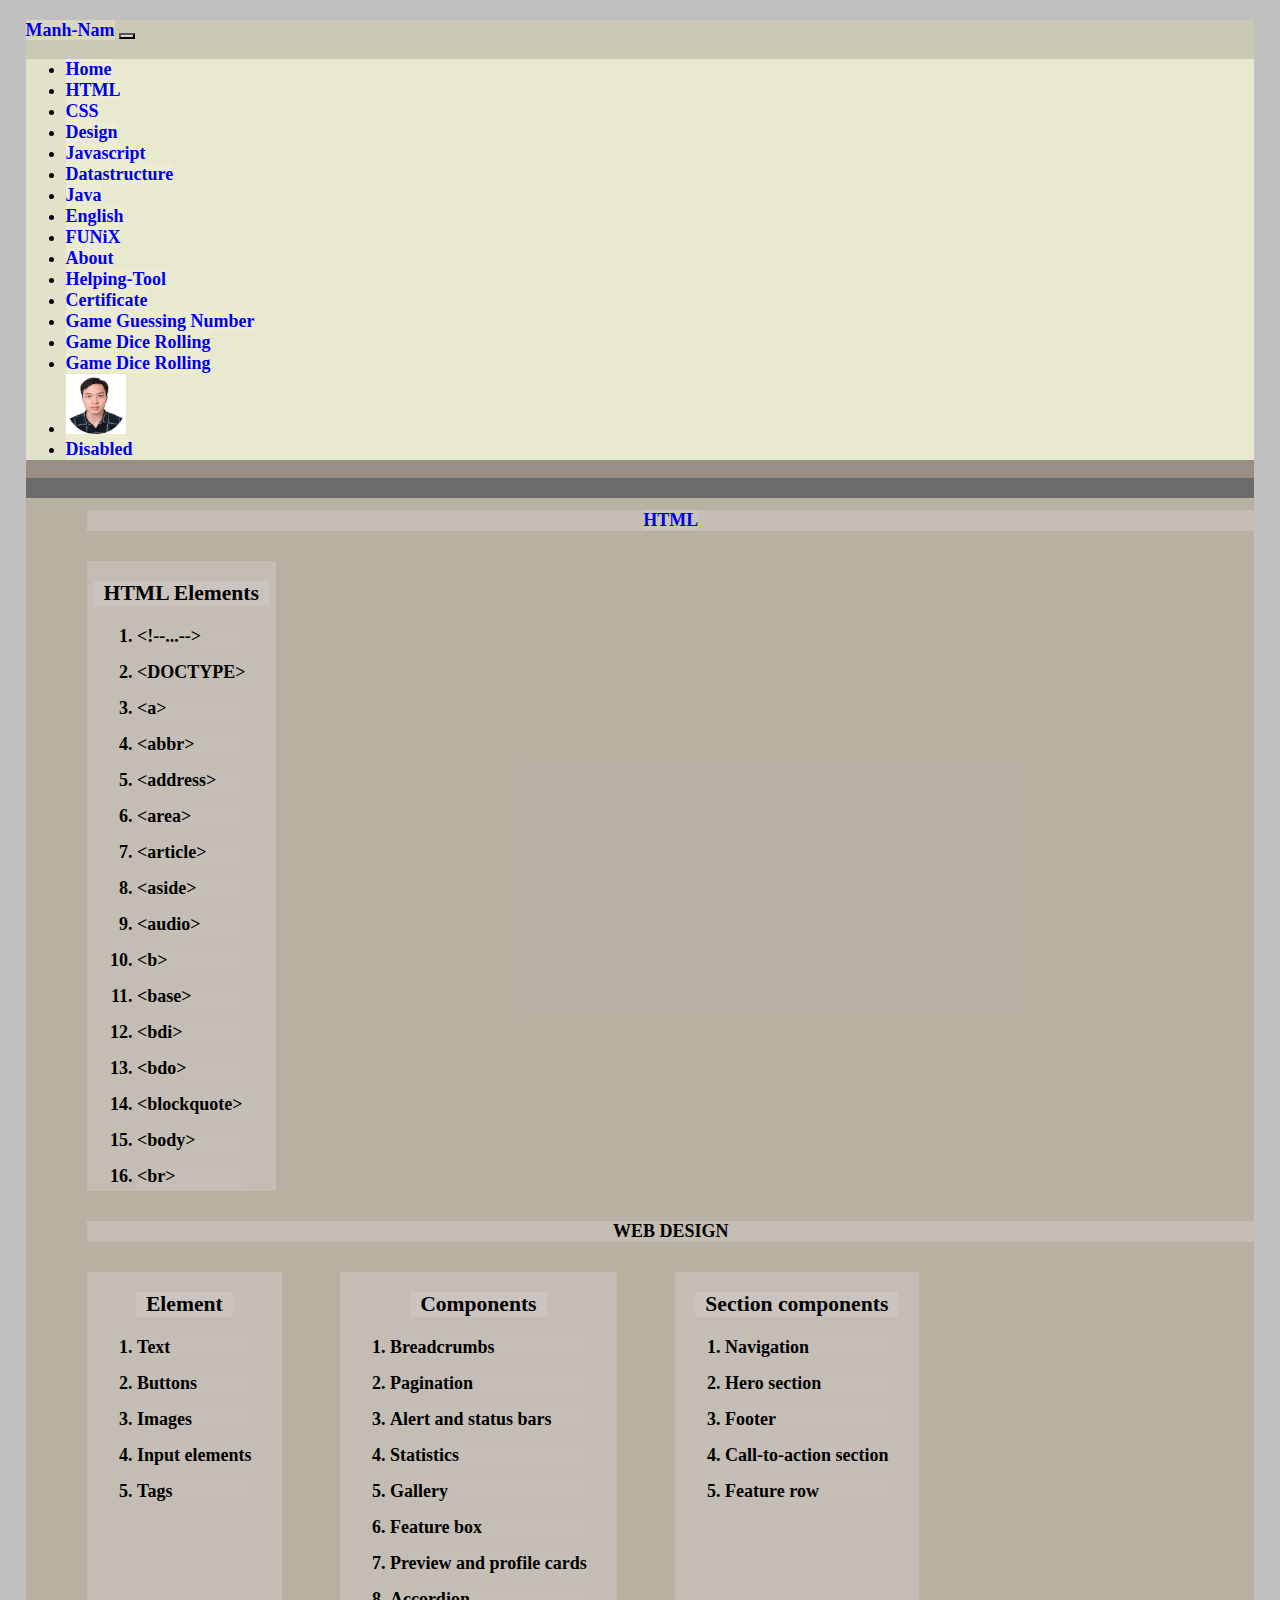
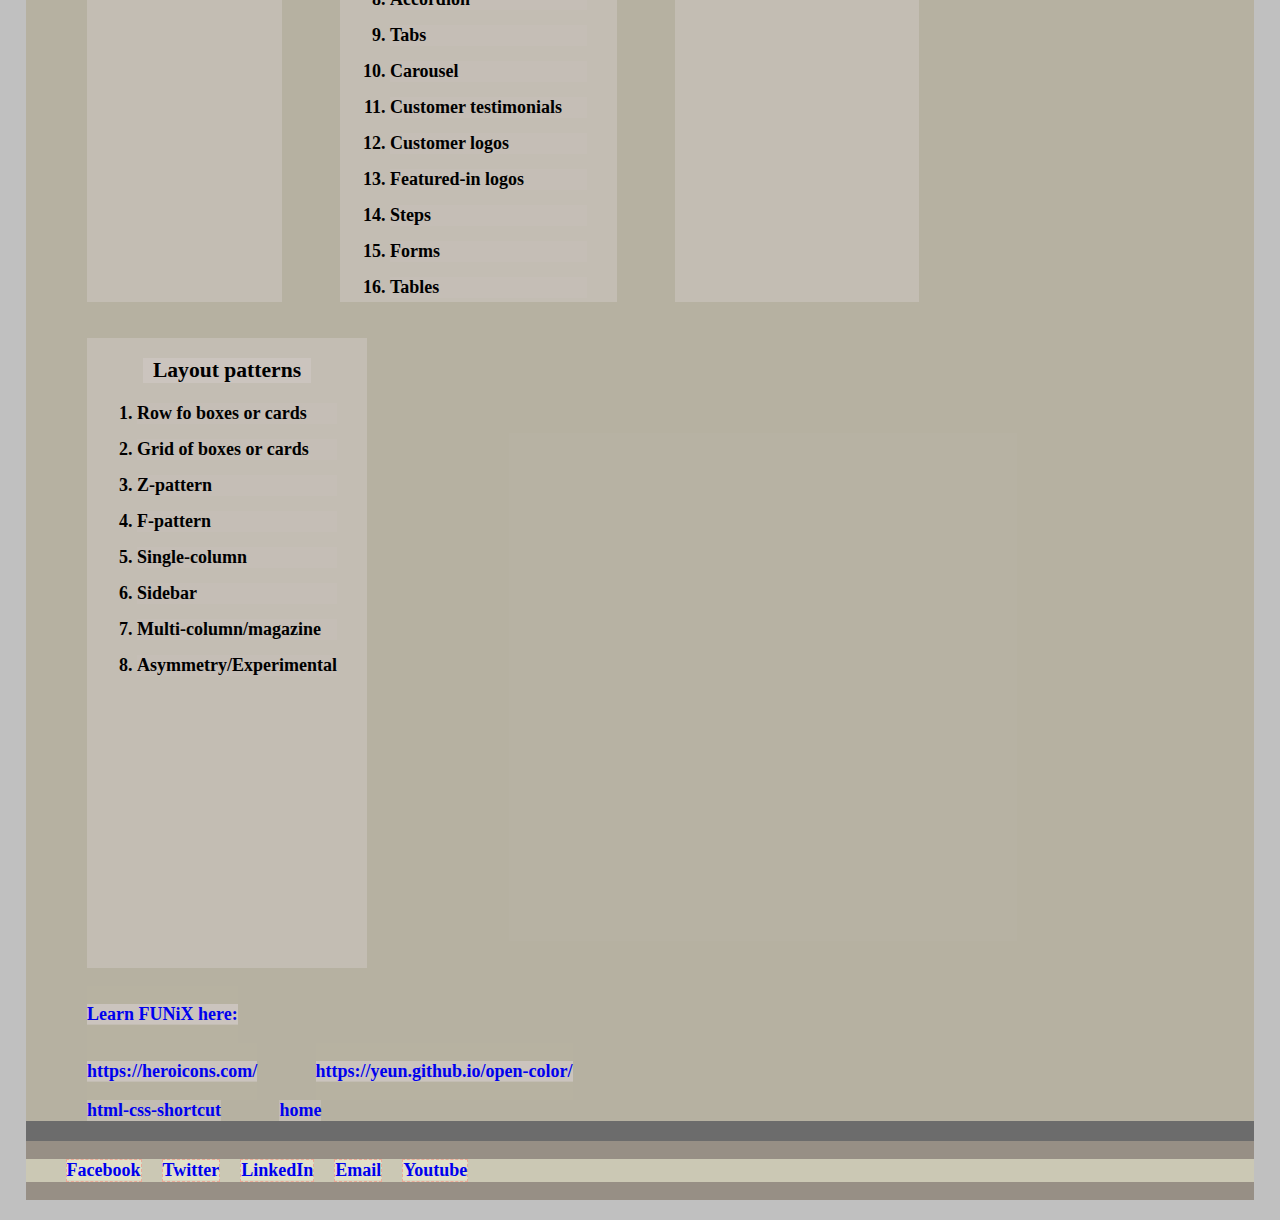
<file: index.html>
<!-- @format -->

<!DOCTYPE html>
<html lang="en">
  <head>
    <meta charset="UTF-8" />
    <meta http-equiv="X-UA-Compatible" content="IE=edge" />
    <meta name="viewport" content="width=device-width, initial-scale=1.0" />
    <link rel="stylesheet" href="./css/style.css" />
    <title>LEARNING</title>
    <link href="https://cdn.jsdelivr.net/npm/bootstrap@5.2.3/dist/css/bootstrap.min.css" rel="stylesheet"
      integrity="sha384-rbsA2VBKQhggwzxH7pPCaAqO46MgnOM80zW1RWuH61DGLwZJEdK2Kadq2F9CUG65" crossorigin="anonymous">
  </head>
  
  <body>
    <header>
      <nav class="navbar mb-5 navbar-expand-lg navbar-brand bg-dark">
        <div class="container-fluid">
          <a class="navbar-brand" href="#">Manh-Nam</a>
          <button class="navbar-toggler" type="button" data-bs-toggle="collapse" data-bs-target="#navbarNav"
            aria-controls="navbarNav" aria-expanded="false" aria-label="Toggle navigation">
            <span class="navbar-toggler-icon"></span>
          </button>
          <div class="collapse navbar-collapse" id="navbarNav">
            <ul class="navbar-nav">
              <li class="nav-item">
                <a class="nav-link active" aria-current="page" href="#">Home</a>
              </li>
              <li class="nav-item">
                <a class="nav-link" href="#HTML">HTML</a>
              </li>
              <li class="nav-item">
                <a class="nav-link" href="#CSS">CSS</a>
              </li>
              <li class="nav-item">
                <a class="nav-link" href="#Design">Design</a>
              </li>
              <li class="nav-item">
                <a class="nav-link" href="#Javascript">Javascript</a>
              </li>
              <li class="nav-item">
                <a class="nav-link" href="#Datastructure">Datastructure</a>
              </li>
              <li class="nav-item">
                <a class="nav-link" href="#Java">Java</a>
              </li>
              <li class="nav-item">
                <a class="nav-link" href="#English">English</a>
              </li>
              <li class="nav-item">
                <a class="nav-link" href="#funix">FUNiX</a>
              </li>
              <li class="nav-item">
                <a class="nav-link" href="#About">About</a>
              </li>
              <li class="nav-item">
                <a class="nav-link" href="#reference">Helping-Tool</a>
              </li>
              <li class="nav-item">
                <a class="nav-link" href="Navbar/navbar.html">Certificate</a>
              </li>
              <li class="nav-item">
                <a class="nav-link" href="./game/game.html">Game Guessing Number</a>
                </li>
                <li class="nav-item">
                  <a class="nav-link" href="./Game_Dice_Rolling/index.html">Game Dice Rolling</a>
                </li>
                <li class="nav-item">
                  <a class="Mental" href="./Mental/mental.html">Game Dice Rolling</a>
                </li>
                <li class="nav-item">
                <a class="nav-link" href="#"><img src="./img/anhTheNam1x1.jpg" alt="" /></a>
              </li>
              <li class="nav-item">
                <a class="nav-link disabled" href="#" tabindex="-1" aria-disabled="true">Disabled</a>
              </li>
            </ul>
          </div>
        </div>
      </nav>
      <!-- <nav>
        <a href="#HTML">HTML</a>
        <a href="#CSS">CSS</a>
        <a href="#Design">Design</a>
        <a href="#Javascript">Javascript</a>
        <a href="#Datastructure">Datastructure</a>
        <a href="#Java">Java</a>
        <a href="#English">English</a>
        <a href="#funix">FUNiX</a>
        <a href="#About">About</a>
        <a href="#reference">Helping-Tool</a>
        <a href="Navbar/navbar.html">Certificate</a>
        <a href="./game/game.html">Game</a>
        <a href="#"><img src="./img/anhTheNam1x1.jpg" alt="" /></a>
        </nav> -->
        </header>
        <main>
          <section id="HTML">
            <h1><a href="https://www.w3schools.com/html/default.asp">HTML</a></h1>
            <ol>
              <p>HTML Elements</p>
              <li>&lt;!--...--&gt;</li>
              <li>&lt;DOCTYPE&gt;</li>
              <li>&lt;a&gt;</li>
              <li>&lt;abbr&gt;</li>
              <li>&lt;address&gt;</li>
              <li>&lt;area&gt;</li>
              <li>&lt;article&gt;</li>
              <li>&lt;aside&gt;</li>
              <li>&lt;audio&gt;</li>
              <li>&lt;b&gt;</li>
              <li>&lt;base&gt;</li>
              <li>&lt;bdi&gt;</li>
              <li>&lt;bdo&gt;</li>
              <li>&lt;blockquote&gt;</li>
              <li>&lt;body&gt;</li>
              <li>&lt;br&gt;</li>
              <li>&lt;button&gt;</li>
              <li>&lt;canvas&gt;</li>
              <li>&lt;caption&gt;</li>
              <li>&lt;cite&gt;</li>
              <li>&lt;code&gt;</li>
              <li>&lt;col&gt;</li>
              <li>&lt;colgroup&gt;</li>
              <li>&lt;data&gt;</li>
              <li>&lt;datalist&gt;</li>
              <li>&lt;dd&gt;</li>
              <li>&lt;del&gt;</li>
              <li>&lt;details&gt;</li>
              <li>&lt;dfn&gt;</li>
              <li>&lt;dialog&gt;</li>
              <li>&lt;div&gt;</li>
              <li>&lt;dl&gt;</li>
              <li>&lt;dt&gt;</li>
              <li>&lt;em&gt;</li>
              <li>&lt;embed&gt;</li>
              <li>&lt;fieldset&gt;</li>
              <li>&lt;figcaption&gt;</li>
              <li>&lt;figure&gt;</li>
              <li>&lt;font&gt;</li>
              <li>&lt;footer&gt;</li>
              <li>&lt;form&gt;</li>
              <li>&lt;h1> to &lt;h6&gt;</li>
              <li>&lt;head&gt;</li>
              <li>&lt;header&gt;</li>
              <li>&lt;hr&gt;</li>
              <li>&lt;html&gt;</li>
              <li>&lt;i&gt;</li>
              <li>&lt;iframe&gt;</li>
              <li>&lt;img&gt;</li>
              <li>&lt;input&gt;</li>
              <li>&lt;ins&gt;</li>
              <li>&lt;kbd&gt;</li>
              <li>&lt;label&gt;</li>
              <li>&lt;legend&gt;</li>
              <li>&lt;li&gt;</li>
              <li>&lt;link&gt;</li>
              <li>&lt;main&gt;</li>
              <li>&lt;map&gt;</li>
              <li>&lt;mark&gt;</li>
              <li>&lt;meta&gt;</li>
              <li>&lt;meter&gt;</li>
              <li>&lt;nav&gt;</li>
              <li>&lt;noscript&gt;</li>
              <li>&lt;object&gt;</li>
              <li>&lt;ol&gt;</li>
              <li>&lt;optgroup&gt;</li>
              <li>&lt;option&gt;</li>
              <li>&lt;output&gt;</li>
              <li>&lt;p&gt;</li>
              <li>&lt;param&gt;</li>
              <li>&lt;picture&gt;</li>
              <li>&lt;pre&gt;</li>
              <li>&lt;progress&gt;</li>
              <li>&lt;q&gt;</li>
              <li>&lt;rp&gt;</li>
              <li>&lt;rt&gt;</li>
              <li>&lt;ruby&gt;</li>
              <li>&lt;s&gt;</li>
              <li>&lt;samp&gt;</li>
              <li>&lt;script&gt;</li>
              <li>&lt;section&gt;</li>
              <li>&lt;select&gt;</li>
              <li>&lt;small&gt;</li>
              <li>&lt;source&gt;</li>
              <li>&lt;span&gt;</li>
              <li>&lt;strong&gt;</li>
              <li>&lt;style&gt;</li>
              <li>&lt;sub&gt;</li>
              <li>&lt;summary&gt;</li>
              <li>&lt;sup&gt;</li>
              <li>&lt;svg&gt;</li>
              <li>&lt;table&gt;</li>
              <li>&lt;tbody&gt;</li>
              <li>&lt;td&gt;</li>
              <li>&lt;template&gt;</li>
              <li>&lt;textarea&gt;</li>
              <li>&lt;tfoot&gt;</li>
              <li>&lt;th&gt;</li>
              <li>&lt;thead&gt;</li>
              <li>&lt;time&gt;</li>
              <li>&lt;title&gt;</li>
              <li>&lt;tr&gt;</li>
              <li>&lt;track&gt;</li>
              <li>&lt;tt&gt;</li>
              <li>&lt;u&gt;</li>
              <li>&lt;ul&gt;</li>
              <li>&lt;var&gt;</li>
              <li>&lt;video&gt;</li>
              <li>&lt;wbr&gt;</li>
            </ol>
          </section>
          <article></article>
          <section id="CSS"></section>
          <section id="Design">
            <h1>Web Design</h1>
        <ol>
          <p>Element</p>
          <li>Text</li>
          <li>Buttons</li>
          <li>Images</li>
          <li>Input elements</li>
          <li>Tags</li>
        </ol>
        <ol>
          <p>Components</p>
          <li>Breadcrumbs</li>
          <li>Pagination</li>
          <li>Alert and status bars</li>
          <li>Statistics</li>
          <li>Gallery</li>
          <li>Feature box</li>
          <li>Preview and profile cards</li>
          <li>Accordion</li>
          <li>Tabs</li>
          <li>Carousel</li>
          <li>Customer testimonials</li>
          <li>Customer logos</li>
          <li>Featured-in logos</li>
          <li>Steps</li>
          <li>Forms</li>
          <li>Tables</li>
          <li>Pricing tables</li>
          <li>Modal windows</li>
        </ol>
        <ol>
          <p>Section components</p>
          <li>Navigation</li>
          <li>Hero section</li>
          <li>Footer</li>
          <li>Call-to-action section</li>
          <li>Feature row</li>
        </ol>
        <ol>
          <p>Layout patterns</p>
          <li>Row fo boxes or cards</li>
          <li>Grid of boxes or cards</li>
          <li>Z-pattern</li>
          <li>F-pattern</li>
          <li>Single-column</li>
          <li>Sidebar</li>
          <li>Multi-column/magazine</li>
          <li>Asymmetry/Experimental</li>
        </ol>
        </section>
        <section id="funix">
          <article class="material">
          <p>
            <a
              href="https://courses.funix.edu.vn/courses/course-v1:FUNiX+WEB101x_2.2-A_VN+0822.CCDN/courseware/73973d7175914528969242ee1f56a1c0/f85b80d0105043f28907747c38ebd169/?child=first">Learn
              FUNiX here:
            </a>
          </p>
          </article>
          </section>
          <section class="details">
            <article id="icons">
              <p><a href="https://heroicons.com/">https://heroicons.com/</a></p>
            </article>
            <article id="colors">
          <p>
            <a href="https://yeun.github.io/open-color/">https://yeun.github.io/open-color/</a>
          </p>
          </article>
          </section>
      <section id="reference">
        <a href="https://docs.emmet.io/cheatsheet-a5.pdf">html-css-shortcut</a>
        <a href="#">home</a>
      </section>
    </main>
    <footer>
      <div id="About">
        <ul>
          <li><a href="#">Facebook</a></li>
          <li><a href="#">Twitter</a></li>
          <li><a href="#">LinkedIn</a></li>
          <li><a href="#">Email</a></li>
          <li><a href="#">Youtube</a></li>
        </ul>
      </div>
    </footer>
    </body>
</html>
</file>
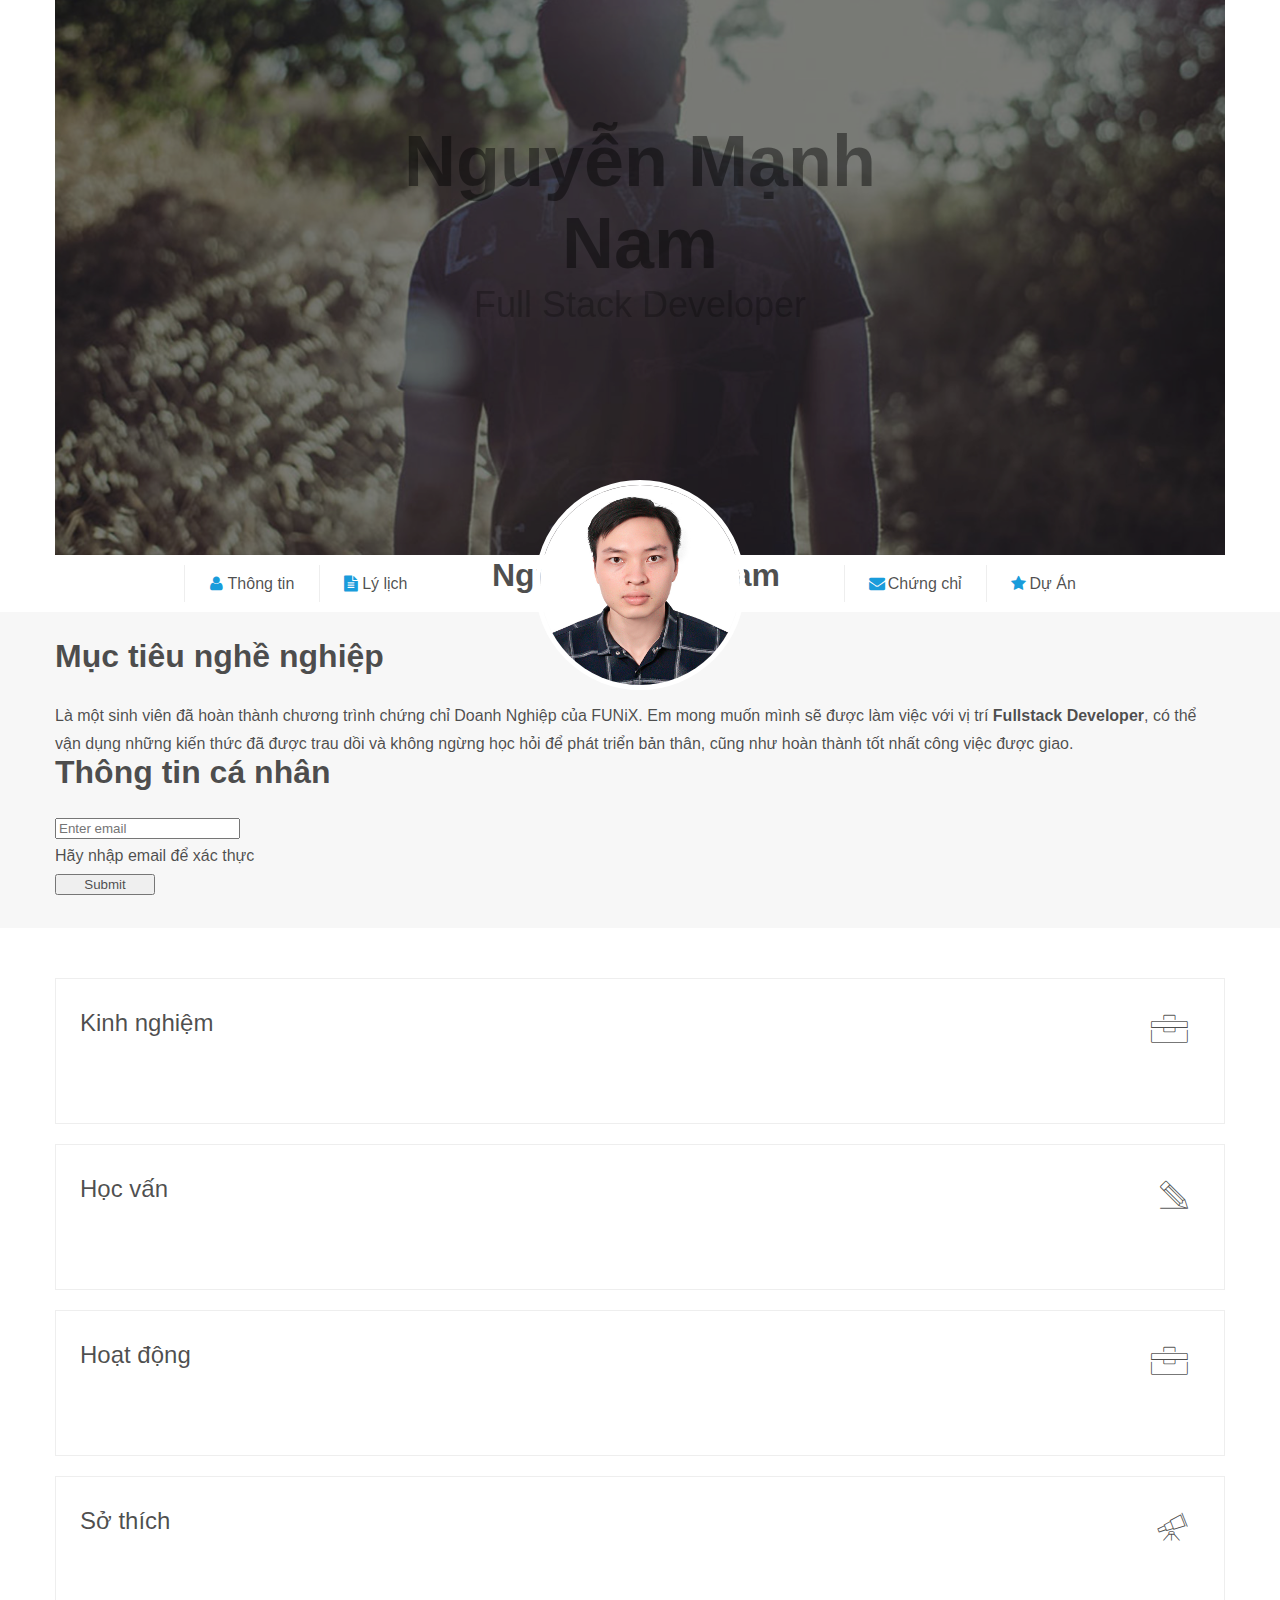
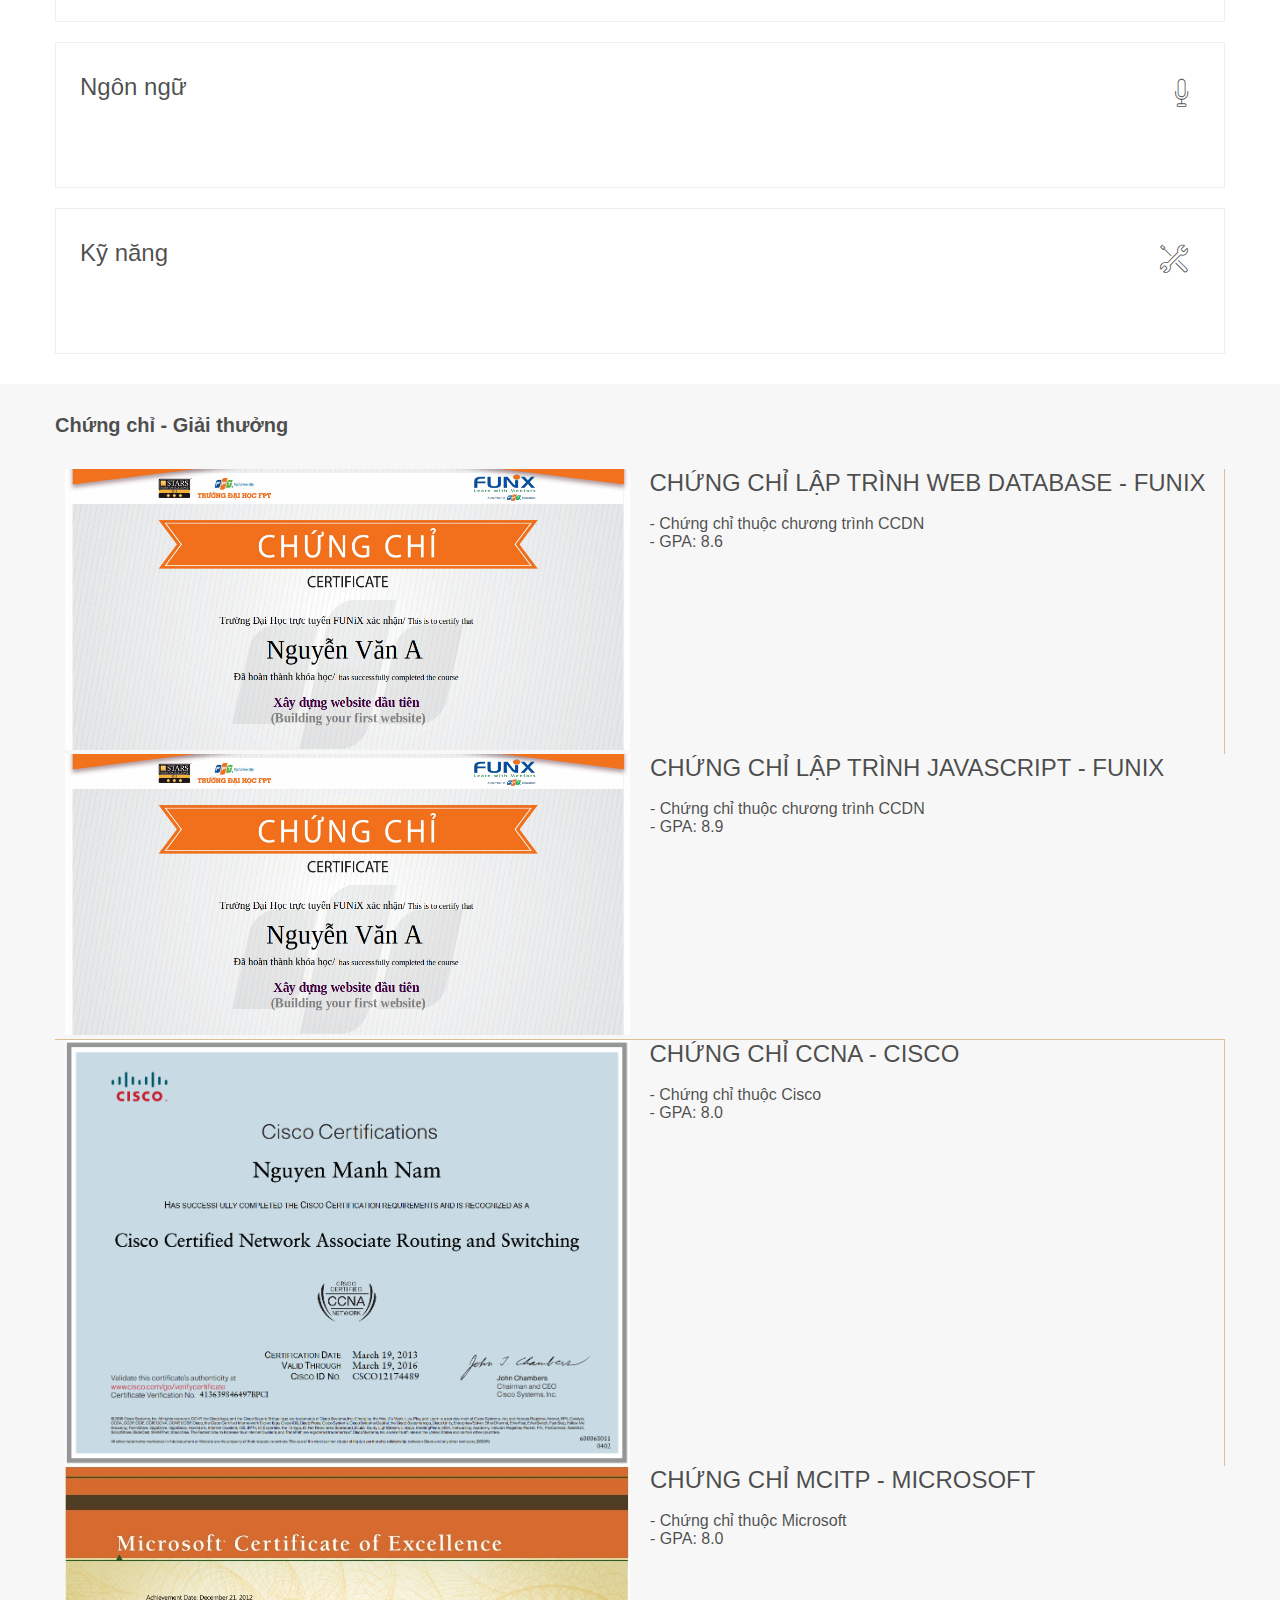
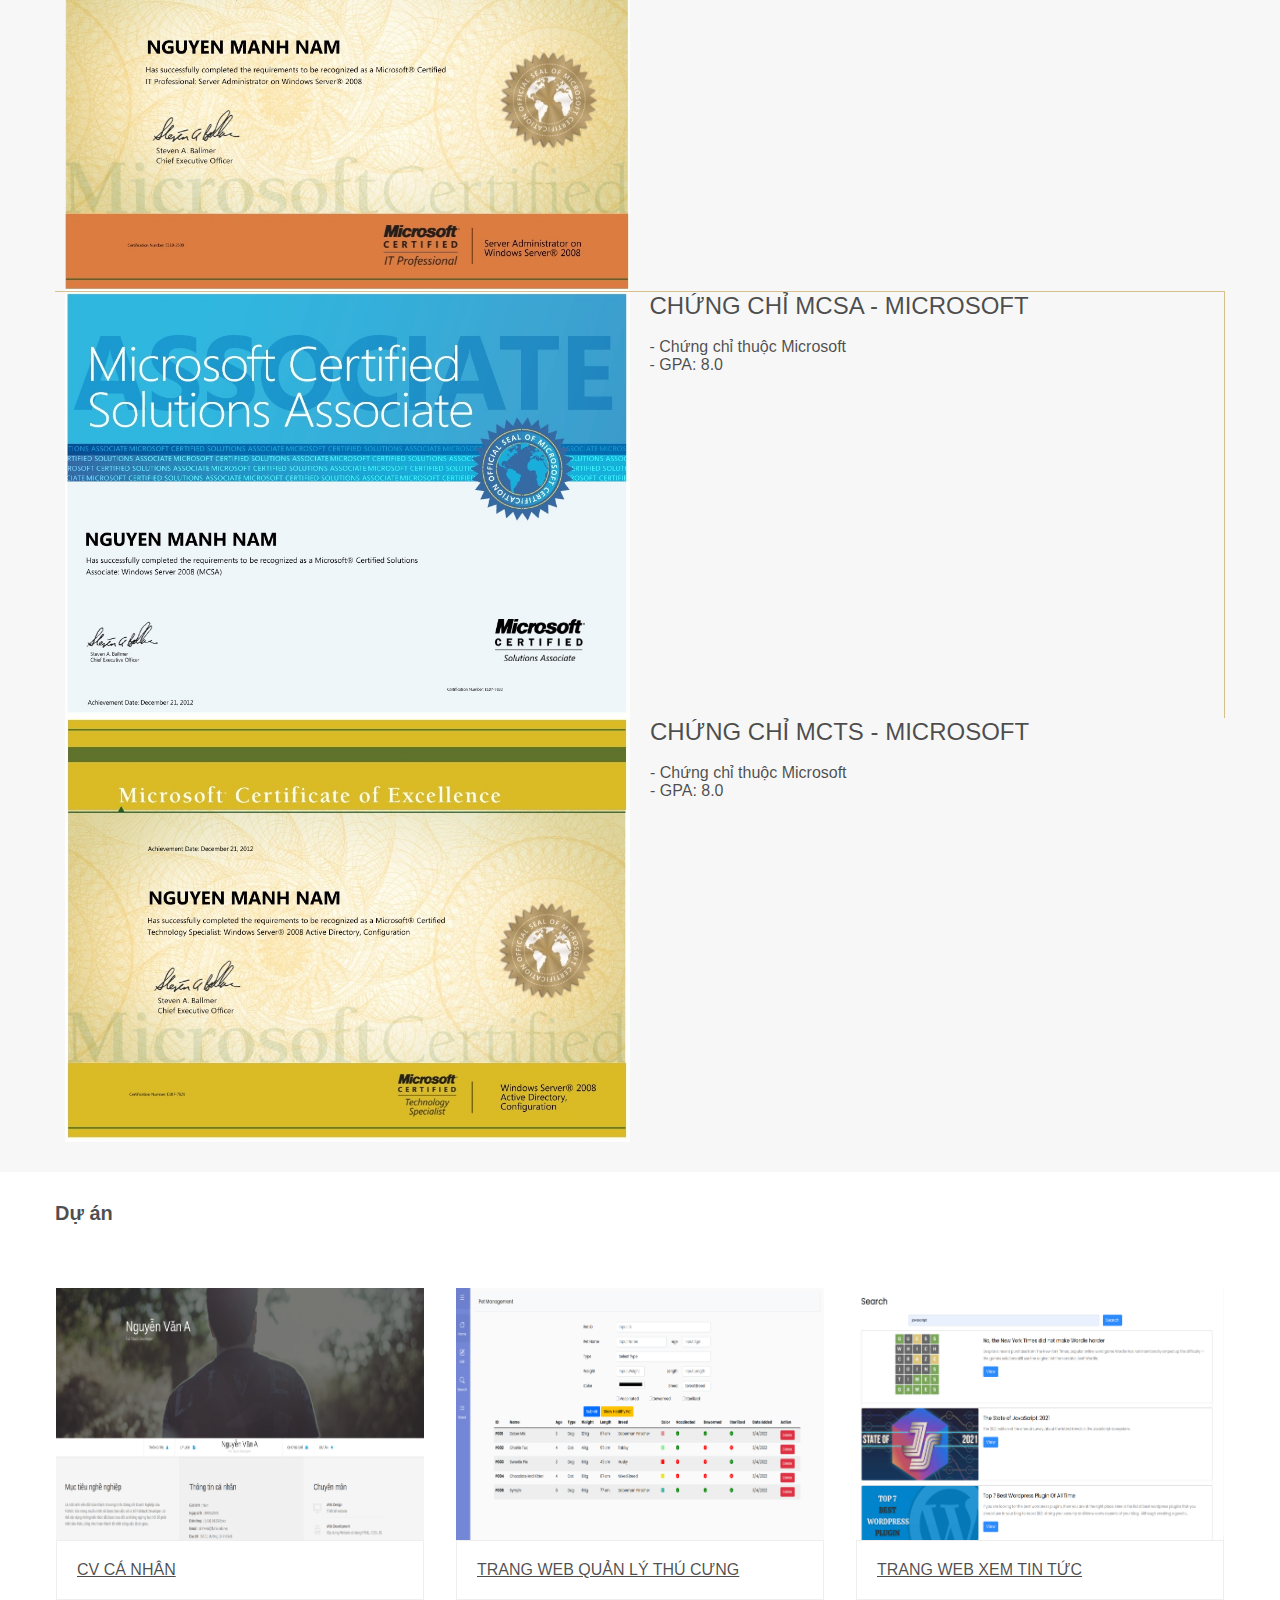
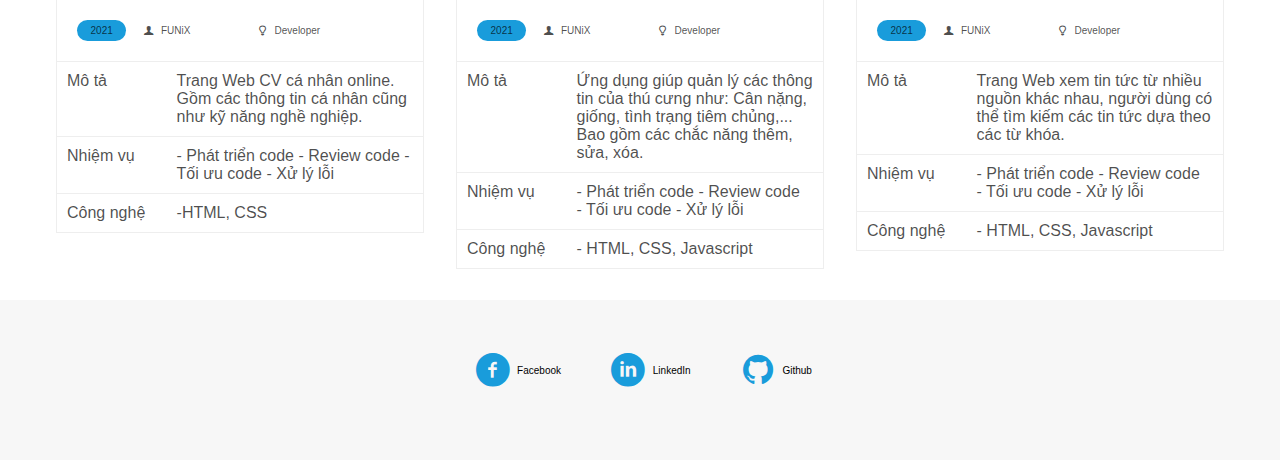
<file: cv/index.html>
<!DOCTYPE html>
<html lang="en">

	<head>
		<meta charset="UTF-8">
		<meta http-equiv="X-UA-Compatible" content="IE=edge">
		<meta name="viewport" content="width=device-width, initial-scale=1.0">
		<link rel="stylesheet" href="./css/style.css">
		<link rel="stylesheet" href="./css/mobile.css">
		<link rel="stylesheet" href="./css/tablet.css">
		<link rel="stylesheet" href="./css/font.css">
		<link rel="stylesheet" href="https://cdnjs.cloudflare.com/ajax/libs/font-awesome/4.7.0/css/font-awesome.min.css">
		<link href="https://cdn.jsdelivr.net/npm/bootstrap@5.3.0-alpha3/dist/css/bootstrap.min.css" rel="stylesheet"
			integrity="sha384-KK94CHFLLe+nY2dmCWGMq91rCGa5gtU4mk92HdvYe+M/SXH301p5ILy+dN9+nJOZ" crossorigin="anonymous">
		<script src="https://cdn.jsdelivr.net/npm/bootstrap@5.3.0-alpha3/dist/js/bootstrap.bundle.min.js"
			integrity="sha384-ENjdO4Dr2bkBIFxQpeoTz1HIcje39Wm4jDKdf19U8gI4ddQ3GYNS7NTKfAdVQSZe"
			crossorigin="anonymous"></script>
		<title>Assignment 02</title>
	</head>

	<body>

		<div id="banner">
			<img src="./images/banner.jpg" alt="Nam_Nguyen">
			<div class="banner-name">
				<h1 class="banner">Nguyễn Mạnh Nam</h1>
				<span class="banner">Full Stack Developer</span>
			</div>
		</div>

		<section id="nav-bar">
			<nav class="container">
				<a href="#personal-info" target="_blank"><i class="icon-user" style="color:#199cdb;"></i>Thông tin</a>
				<a href="#job-info" target="_blank"><i class="icon-doc-text-inv" style="color:#199cdb;"></i>Lý lịch</a>
				<div class="banner">
					<h1 class="banner">Nguyễn Mạnh Nam</h1>
					<span class="banner">Full Stack Developer</span>
				</div>
				<a href="#certificate" target="_blank"><i class="icon-mail-alt" style="color:#199cdb;"></i>Chứng chỉ</a>
				<a href="#project" target="_blank"><i class="icon-star-1" style="color:#199cdb;"></i>Dự Án</a>

				<img src="images/avatar1x1.jpg" alt="" class="avatar-img">

			</nav>
		</section>

		<section id="about" class="bg-grey
		">
			<div class="container ">
				<div class="row row-cols-md-2">
				<div id="target" class="col-md-6 mb-5">
					<h1 class="section-title">Mục tiêu nghề nghiệp</h1>
					<p>
						Là một sinh viên đã hoàn thành chương trình chứng chỉ Doanh Nghiệp của FUNiX. Em mong muốn mình sẽ được làm
						việc với vị trí <b>Fullstack Developer</b>, có thể vận dụng những kiến thức đã được trau dồi và không ngừng
						học hỏi để phát triển bản thân, cũng như hoàn thành tốt nhất công việc được giao.
					</p>
				</div>
				<div id="personal-info" class="col-md-6 display" style="margin-top: 20px; display: none" >
					<h1 class="section-title">Thông tin cá nhân</h1>
					<ul class="mt-40 info ps-4">
						<li><span>Giới tính</span> : Nam</li>
						<li><span>Ngày sinh</span> : 01/06/1992</li>
						<li><span>Điện thoại</span> : (+84) 965190xxx</li>
						<li><span>Email</span> : namnmFX22541@funix.edu.vn</li>
						<li><span>Địa chỉ</span> : Số 105 Doãn Kế Thiện, Cầu Giấy, Hà Nội</li>
						<li><span>Website</span> : https://abc.tech</li>
					</ul>
					<div class="social-network ps-4">
						<a href="https://www.linkedin.com/in/nguyenmanhnam/"><i class="icon-twitter"></i></a>
						<a href="https://www.facebook.com/profile.php?id=100008024192871"><i class="icon-facebook"></i></a>
						<a href="#"><i class="icon-google"></i></a>
						<a href="https://www.linkedin.com/in/nguyenmanhnam/"><i class="icon-linkedin"></i></a>

					</div>
					
				</div>
				<div class="validate p-5" id="validate">
					<form>
						<h1>Thông tin cá nhân</h1> <br>
						<input type="email" id="email" name="email" placeholder="Enter email"> <br>
						<label for="email" class="text-secondary small">Hãy nhập email để xác thực</label> <br>
						<button type="submit" class="btn btn-lg btn-primary">Submit</button>
					</form>
					
					
					
				</div>
			</div>
			</div>
		</section>

		<section id="job-info">
			<div class="container p-3">
				<div class="row row-cols-1 justify-content-center column-gap-5 row-cols-md-2 row-cols-lg-3 ">
					
				<div class="experience col-11 col-md-5 col-lg-3" style="margin-top: 20px">
					<div class="title">
					<h1>Kinh nghiệm</h1>
					<i class="ic-toolbox"></i>
				</div>
				<div class="view-more hidden"> 
					<button class="btn btn-warning viewMore"><i class="icon-down-1"></i> VIEW MORE</button>
				</div>
				<div class="view-less hidden"> 
					<button class="btn btn-warning viewLess"> <i class="icon-up-1"></i> VIEW LESS</button>
				</div>
					<div class="hidden">
						<div class="containerx">
							<h3>Full Stack Developer - Công ty Y</h3>
							<em>05/2022 - <span class="bluetext">Hiện tại</span></em>

							<p> <br> - Xây dựng, phát triển Website dựa trên thiết kế và yêu cầu đã có.</p>
							<p> - Phân tích và thiết kế Database, sử dụng các hệ quản trị CSDL (MySQL, SQLServer, NoSQL, …) và viết
								được các câu truy vấn.</p>
							<p>- Sử dụng ngôn ngữ serverside (Python, Java, …) để xây dựng các Web Serv</p>

						</div>

						<div class="containerx">
							<h3>Web Designer - Công ty X</h3>
							<em>06/2021 - 04/2022</em>
							<p> <br>- Thiết kế Website dự trên yêu cầu của khách hàng.</p>
							<p>- Sử dụng các công cụ: Figma, Canva, PTS..</p>
						</div>
					</div>
				</div>

				<div class="education col-11 col-md-5 col-lg-3" style="margin-top: 20px">
					<div class="title">
					<h1 >Học vấn</h1>
					<i class="ic-pencil"></i>
				</div>
				<div class="view-more hidden"> 
					<button class="btn btn-warning viewMore"><i class="icon-down-1"></i> VIEW MORE</button>
				</div>
				<div class="view-less hidden"> 
					<button class="btn btn-warning viewLess"> <i class="icon-up-1"></i> VIEW LESS</button>
				</div>
					<div class="hidden">
						<div class="containerx ">
							<h3>FUNiX</h3>
							<em>03/2023 - 09/2023</em>
							<p> <br> Tốt nghiệp chứng chỉ doanh nghiệp nhánh Fullstack.</p>
							<p> GPA: 9 /10</p>
						</div>

						<div class="containerx ">
							<h3>Cử nhân - HV BKACAD</h3>
							<em>06/2010 - 06/2013</em>
							<p> <br>Chuyên ngành: Quản trị mạng và hệ thống.</p>
							<p>GPA: 8.8 / 10</p>
						</div>
					</div>
				</div>
				<div class="activity col-11 col-md-5 col-lg-3" style="margin-top: 20px">
				<div class="title">
					<h1 >Hoạt động</h1>
					<i class="ic-toolbox "></i>
				</div>
				<div class="view-more hidden"> 
					<button class="btn btn-warning viewMore"><i class="icon-down-1"></i> VIEW MORE</button>
				</div>
				<div class="view-less hidden"> 
					<button class="btn btn-warning viewLess"> <i class="icon-up-1"></i> VIEW LESS</button>
				</div>
				<div class="hidden">
						<div class="containerx">
							<h3>Vietnam Netrider competition 2012</h3>
							<p><em>01/2012</em></p>
							<p>- 1st Prize</p>
							<!-- <p>- Đề tài: Trang web về phân loại rác thải.</p> -->
						</div>

						<div class="containerx">
							<h3>BKACAD IT SKILL COMPETITION 2011</h3>
							<p><em>01/2011</em></p>
							<p>- 3rd Prize</p>
						</div>
					</div>
				</div>

				<div class="favorite col-11 col-md-5 col-lg-3" style="margin-top: 20px">
					<div class="title">
					<h1>Sở thích</h1>
					<i class="ic-telescope"></i>
				</div>
				<div class="view-more hidden"> 
					<button class="btn btn-warning viewMore"><i class="icon-down-1"></i> VIEW MORE</button>
				</div>
				<div class="view-less hidden"> 
					<button class="btn btn-warning viewLess"> <i class="icon-up-1"></i> VIEW LESS</button>
				</div>
					<div class="hidden">
					<div class="favorite-details">

						<div>
							<span class="circle"><i class="ic-megaphone"></i></span><br>Âm nhạc
						</div>
						<div>
							<span class="circle"><i class="ic-strategy"></i></span><br>Chơi game
						</div>
						<div>
							<span class="circle"><i class="ic-hotairballoon"></i></span><br>Du lịch
						</div>
						<div>
							<span class="circle"><i class="ic-basket"></i></span><br>Nấu ăn
						</div>
					</div>
					</div>
				</div>
				<div class="language col-11 col-md-5 col-lg-3" style="margin-top: 20px">
					<div class="title">
					<h1>Ngôn ngữ</h1>
					<i class="ic-mic"></i>
				</div>
				<div class="view-more hidden"> 
					<button class="btn btn-warning viewMore"><i class="icon-down-1"></i> VIEW MORE</button>
				</div>
				<div class="view-less hidden"> 
					<button class="btn btn-warning viewLess"> <i class="icon-up-1"></i> VIEW LESS</button>
				</div>
<div class="hidden">
					<div class="languages">
						<div>Tiếng Anh - Ielts 7.0</div>
						<span class="level-on"></span>
						<span class="level-on"></span>
						<span class="level-off"></span>
						<br>
						<br>


					</div>
				</div>
				</div>
				<div class="skills col-11 col-md-5 col-lg-3" style="margin-top: 20px">
					<div class="title">
					<h1>Kỹ năng</h1>
					<i class="ic-tools-2"></i>
				</div>
				<div class="view-more hidden"> 
					<button class="btn btn-warning viewMore"><i class="icon-down-1"></i> VIEW MORE</button>
				</div>
				<div class="view-less hidden"> 
					<button class="btn btn-warning viewLess"> <i class="icon-up-1"></i> VIEW LESS</button>
				</div>
<div class="hidden">
					<div class="skills-details">


						<p>HTML/CSS: Fundamental</p>
						<span class="level-on"></span>
						<span class="level-off"></span>
						<span class="level-off"></span> <br> <br>
						<p>Javascript: Fundamental</p>
						<span class="level-on"></span>
						<span class="level-off"></span>
						<span class="level-off"></span> <br> <br>
						<p>Network Administration: Fundamental</p>
						<span class="level-on"></span>
						<span class="level-off"></span>
						<span class="level-off"></span> <br> <br>
						<p>System Administration</p>
						<span class="level-on"></span>
						<span class="level-off"></span>
						<span class="level-off"></span><br> <br> <br> <br>
					</div>
				</div>
			</div>
				</div>





		</section>
		<section id="certificate" class="bg-grey">
			<div class="container">
				<h1 class="section-title">
					Chứng chỉ - Giải thưởng
				</h1>
				<div class="row row-cols-md-2  row-gap-5 justify-content-center">
				<div class=" certificate-details   splitter">
					<div>						
						<img src="./images/Cert_WEB.png"  alt="">
					</div>
					<div >
						<h3>Chứng chỉ lập trình web database - funix </h3>
						<p>&nbsp</p>
						<p>- Chứng chỉ thuộc chương trình CCDN</p>
						<p> - GPA: 8.6 </p>
					</div>
				</div>
				<div class="certificate-details ">
					<div >
						<img src="./images/Cert_WEB.png" alt="">						
					</div>
					<div >
						<h3>Chứng chỉ lập trình javascript - funix </h3>
						<p>&nbsp</p>
						<p>- Chứng chỉ thuộc chương trình CCDN</p>
						<p> - GPA: 8.9 </p>
					</div>
				</div>

				<div class="line col-md-10"></div>
				<div class="certificate-details splitter">
					<img src="./images/Cert_CCNA.png" alt="">
					<div>
						<h3>Chứng chỉ CCNA - Cisco </h3>
						<p>&nbsp</p>
						<p>- Chứng chỉ thuộc Cisco</p>
						<p> - GPA: 8.0 </p>
					</div>
				</div>
				<div class="certificate-details  ">
					<img src="./images/cert_MCITP.jpg" alt="">
					<div>
						<h3>Chứng chỉ MCITP - Microsoft </h3>
						<p>&nbsp</p>
						<p>- Chứng chỉ thuộc Microsoft</p>
						<p> - GPA: 8.0 </p>
					</div>
				</div>
				<div class="line col-md-10"></div>
				<div class="certificate-details  splitter">
					<img src="./images/cert_MCSA.jpg" alt="">
					<div>
						<h3>Chứng chỉ MCSA - Microsoft </h3>
						<p>&nbsp</p>
						<p>- Chứng chỉ thuộc Microsoft</p>
						<p> - GPA: 8.0 </p>
					</div>
				</div>
				<div class="certificate-details  ">
					<img src="./images/cert_MCTSAD.jpg" alt="">
					<div>
						<h3>Chứng chỉ MCTS - Microsoft </h3>
						<p>&nbsp</p>
						<p>- Chứng chỉ thuộc Microsoft</p>
						<p> - GPA: 8.0 </p>
					</div>
				</div>
			</div>


			</div>
		</section>

		<section id="project">
			<div class="container">

				<h1 class="section-title">
					Dự án
				</h1>
				<div class="project-details">
					<img class="project-img" src="./images/project_1.png" alt="">
					<div class="project-name">
						<a href="./projects/project1.html" target="_blank" class="project link-secondary link-underline-opacity-25">
							
							<h3>CV CÁ NHÂN</h3>
						</a>
					</div>
					<div class="project-role span">
						<span class="bluetext"> 2021</span>
						<span>
							<i class="icon-user-1"></i>&nbsp;
							FUNiX
						</span>
						<span>
							<i class="icon-lamp"></i>&nbsp;&nbsp;Developer
						</span>
					</div>
					<table>
						<tr>
							<td>Mô tả</td>
							<td>Trang Web CV cá nhân online. Gồm các thông tin cá nhân cũng như
								kỹ năng nghề nghiệp.</td>
						</tr>
						<tr>
							<td>Nhiệm vụ</td>
							<td>- Phát triển code - Review code - Tối ưu code - Xử lý lỗi</td>
						</tr>
						<tr>
							<td>Công nghệ</td>
							<td>-HTML, CSS</td>
						</tr>

					</table>
				</div>
				<div class="project-details">
					<img class="project-img" src="./images/project_2.png" alt="">
					<div class="project-name">
						<a href="./projects/project1.html" target="_blank" class="project link-secondary link-underline-opacity-25">
							
							<h3>TRANG WEB QUẢN LÝ THÚ CƯNG</h3>
						</a>
					</div>
					<div class="project-role span">
						<span class="bluetext"> 2021</span>
						<span>
							<i class="icon-user-1"></i>&nbsp;
							FUNiX
						</span>
						<span>
							<i class="icon-lamp"></i>&nbsp;&nbsp;Developer
						</span>
					</div>
					<table>
						<tr>
							<td>Mô tả</td>
							<td>Ứng dụng giúp quản lý các thông tin của thú cưng như: Cân nặng, giống, tình trạng tiêm chủng,... Bao
								gồm các chắc năng thêm, sửa, xóa.</td>
						</tr>
						<tr>
							<td>Nhiệm vụ</td>
							<td>- Phát triển code - Review code <br> - Tối ưu code - Xử lý lỗi</td>
						</tr>
						<tr>
							<td>Công nghệ</td>
							<td>- HTML, CSS, Javascript</td>
						</tr>

					</table>
				</div>
				<div class="project-details">
					<img class="project-img" src="./images/project_3.png" alt="">
					<div class="project-name">
						<a href="./projects/project1.html" target="_blank" class="project link-secondary link-underline-opacity-25">
							
							<h3>TRANG WEB XEM TIN TỨC</h3>
						</a>
					</div>
					<div class="project-role span">
						<span class="bluetext"> 2021</span>
						<span>
							<i class="icon-user-1"></i>
							&nbsp;FUNiX
						</span>
						<span>
							<i class="icon-lamp"></i> &nbsp;Developer
						</span>
					</div>
					<table>
						<tr>
							<td>Mô tả</td>
							<td>Trang Web xem tin tức từ nhiều nguồn khác nhau, người dùng có thể tìm kiếm các tin tức dựa theo các từ
								khóa.</td>
						</tr>
						<tr>
							<td>Nhiệm vụ</td>
							<td> - Phát triển code - Review code <br> - Tối ưu code - Xử lý lỗi</td>
						</tr>
						<tr>
							<td>Công nghệ</td>
							<td>- HTML, CSS, Javascript</td>
						</tr>

					</table>
				</div>

		</section>

		<section id="footer" class="bg-grey">
			<div class="container">
				<ul class="row-cols-1  row-cols-md-4 justify-content-center align-items-center">
					<li> <i class="icon-facebook-circled"></i><a
							href="https://www.facebook.com/profile.php?id=100008024192871">Facebook</a></li>
					<li> <i class="icon-linkedin-circled"></i><a href="https://www.linkedin.com/in/nguyenmanhnam/">LinkedIn</a>
					</li>
					<li> <i class="icon-github-circled"></i><a href="https://github.com/emxietay">Github</a></li>

				</ul>

		</section>
		
		
		<script src="script.js"></script>

	</body>

</html>
</file>
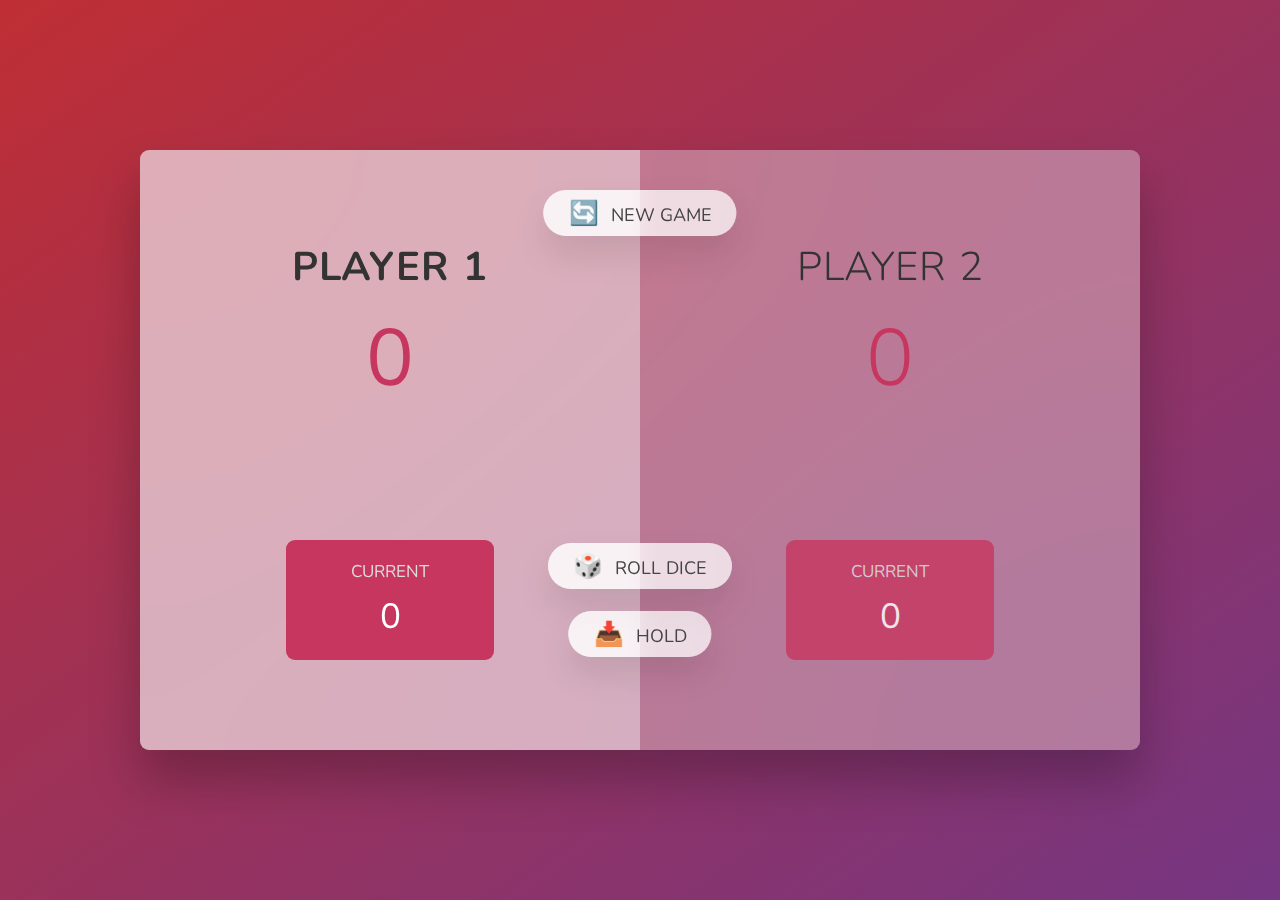
<file: Game_Dice_Rolling/index.html>
<!DOCTYPE html>
<html lang="en">
  <head>
    <meta charset="UTF-8" />
    <meta name="viewport" content="width=device-width, initial-scale=1.0" />
    <meta http-equiv="X-UA-Compatible" content="ie=edge" />
    <link rel="stylesheet" href="style.css" />
    <title>Pig Game</title>
  </head>
  <body>
    <main>
      <section class="player player--0 player--active">
        <h2 class="name" id="name--0">Player 1</h2>
        <p class="score" id="score--0">43</p>
        <div class="current">
          <p class="current-label">Current</p>
          <p class="current-score" id="current--0">0</p>
        </div>
      </section>
      <section class="player player--1">
        <h2 class="name" id="name--1">Player 2</h2>
        <p class="score" id="score--1">24</p>
        <div class="current">
          <p class="current-label">Current</p>
          <p class="current-score" id="current--1">0</p>
        </div>
      </section>

      <img src="dice-6.png" alt="Playing dice" class="dice" />
      <button class="btn btn--new">🔄 New game</button>
      <button class="btn btn--roll">🎲 Roll dice</button>
      <button class="btn btn--hold">📥 Hold</button>
    </main>
    <script src="script.js"></script>
  </body>
</html>
</file>
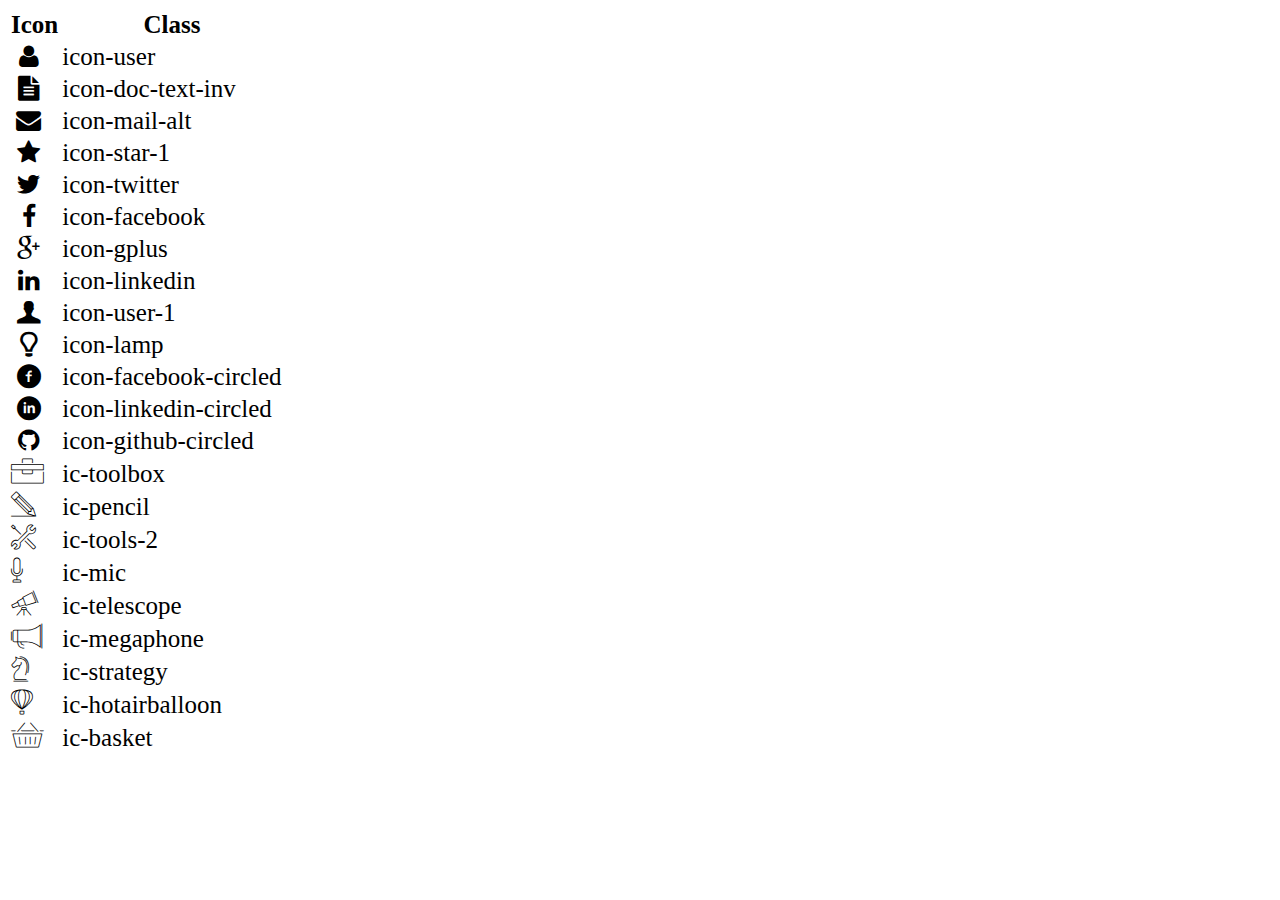
<file: cv/icon-list.html>
<!DOCTYPE html>
<html lang="en">

<head>
    <meta charset="UTF-8">
    <meta http-equiv="X-UA-Compatible" content="IE=edge">
    <meta name="viewport" content="width=device-width, initial-scale=1.0">
    <link rel="stylesheet" href="css/font.css">
    <title>Icon List</title>
</head>

<body>
    <table style="font-size: 25px;">
        <thead>
            <tr>
                <th>Icon</th>
                <th>Class</th>
            </tr>
        </thead>
        <tbody>
            <tr>
                <td><i class="icon-user"></i></td>
                <td>icon-user</td>
            </tr>
            <tr>
                <td><i class="icon-doc-text-inv"></i></td>
                <td>icon-doc-text-inv</td>
            </tr>
            <tr>
                <td><i class="icon-mail-alt"></i></td>
                <td>icon-mail-alt</td>
            </tr>
            <tr>
                <td><i class="icon-star-1"></i></td>
                <td>icon-star-1</td>
            </tr>
            <tr>
                <td><i class="icon-twitter"></i></td>
                <td>icon-twitter</td>
            </tr>
            <tr>
                <td><i class="icon-facebook"></i></td>
                <td>icon-facebook</td>
            </tr>
            <tr>
                <td><i class="icon-gplus"></i></td>
                <td>icon-gplus</td>
            </tr>
            <tr>
                <td><i class="icon-linkedin"></i></td>
                <td>icon-linkedin</td>
            </tr>
            <tr>
                <td><i class="icon-user-1"></i></td>
                <td>icon-user-1</td>
            </tr>
            <tr>
                <td><i class="icon-lamp"></i></td>
                <td>icon-lamp</td>
            </tr>
            <tr>
                <td><i class="icon-facebook-circled"></i></td>
                <td>icon-facebook-circled</td>
            </tr>
            <tr>
                <td><i class="icon-linkedin-circled"></i></td>
                <td>icon-linkedin-circled</td>
            </tr>
            <tr>
                <td><i class="icon-github-circled"></i></td>
                <td>icon-github-circled</td>
            </tr>
            <tr>
                <td><i class="ic-toolbox"></i></td>
                <td>ic-toolbox</td>
            </tr>
            <tr>
                <td><i class="ic-pencil"></i></td>
                <td>ic-pencil</td>
            </tr>
            <tr>
                <td><i class="ic-tools-2"></i></td>
                <td>ic-tools-2</td>
            </tr>

            <tr>
                <td><i class="ic-mic"></i></td>
                <td>ic-mic</td>
            </tr>
            <tr>
                <td><i class="ic-telescope"></i></td>
                <td>ic-telescope</td>
            </tr>
            <tr>
                <td><i class="ic-megaphone"></i></td>
                <td>ic-megaphone</td>
            </tr>
            <tr>
                <td><i class="ic-strategy"></i></td>
                <td>ic-strategy</td>
            </tr>
            <tr>
                <td><i class="ic-hotairballoon"></i></td>
                <td>ic-hotairballoon</td>
            </tr>
            <tr>
                <td><i class="ic-basket"></i></td>
                <td>ic-basket</td>
            </tr>
        </tbody>
    </table>
</body>

</html>
</file>
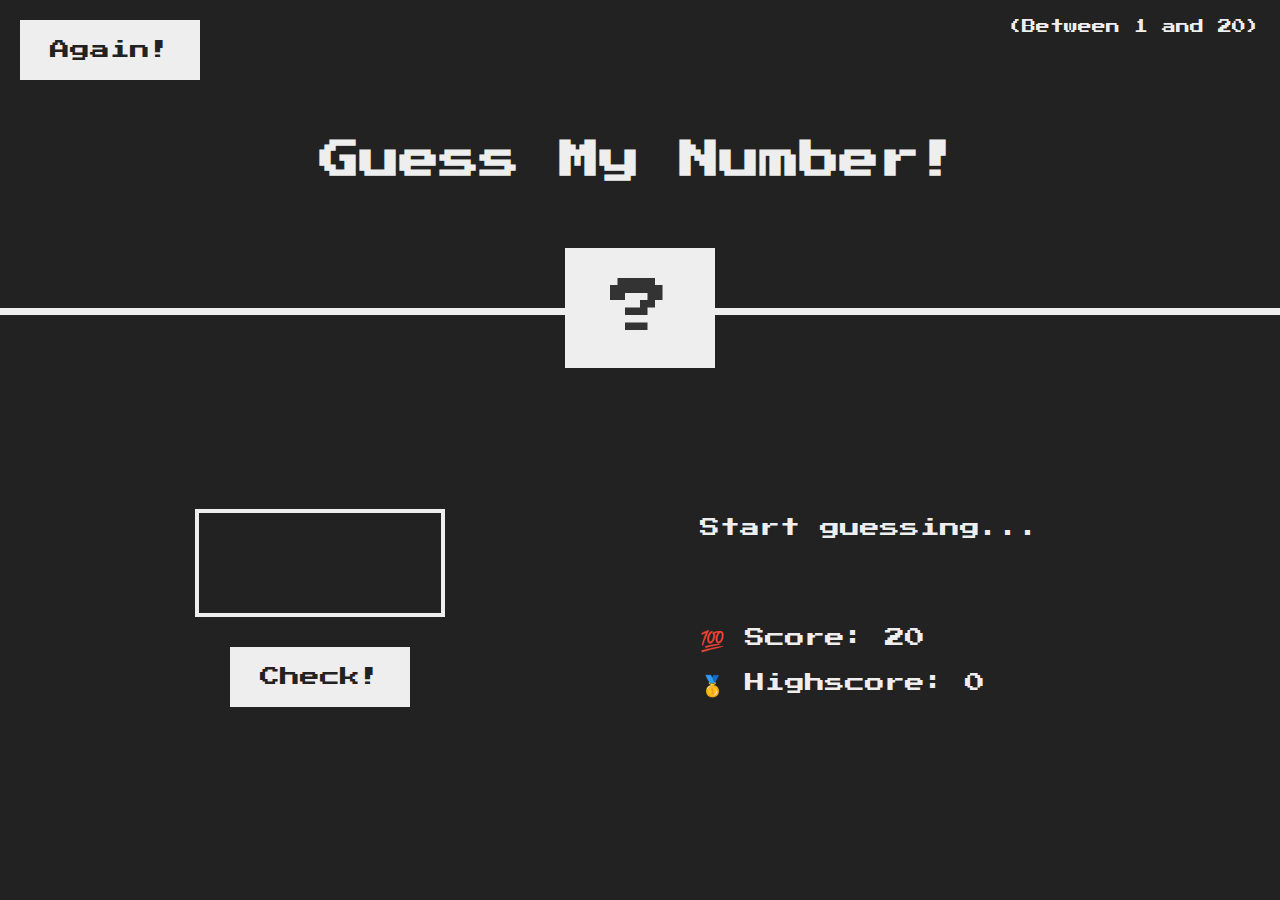
<file: game/game.html>
<!DOCTYPE html>
<html lang="en">
  <head>
    <meta charset="UTF-8" />
    <meta name="viewport" content="width=device-width, initial-scale=1.0" />
    <meta http-equiv="X-UA-Compatible" content="ie=edge" />
    <link rel="stylesheet" href="style.css" />
    <title>Guess My Number!</title>
  </head>
  <body>
    <header>
      <h1>Guess My Number!</h1>
      <p class="between">(Between 1 and 20)</p>
      <button class="btn again">Again!</button>
      <div class="number">?</div>
    </header>
    <main>
      <section class="left">
        <input type="number" class="guess" />
        <button class="btn check">Check!</button>
      </section>
      <section class="right">
        <p class="message">Start guessing...</p>
        <p class="label-score">💯 Score: <span class="score">20</span></p>
        <p class="label-highscore">
          🥇 Highscore: <span class="highscore">0</span>
        </p>
      </section>
    </main>
    <script src="script.js"></script>
  </body>
</html>
</file>
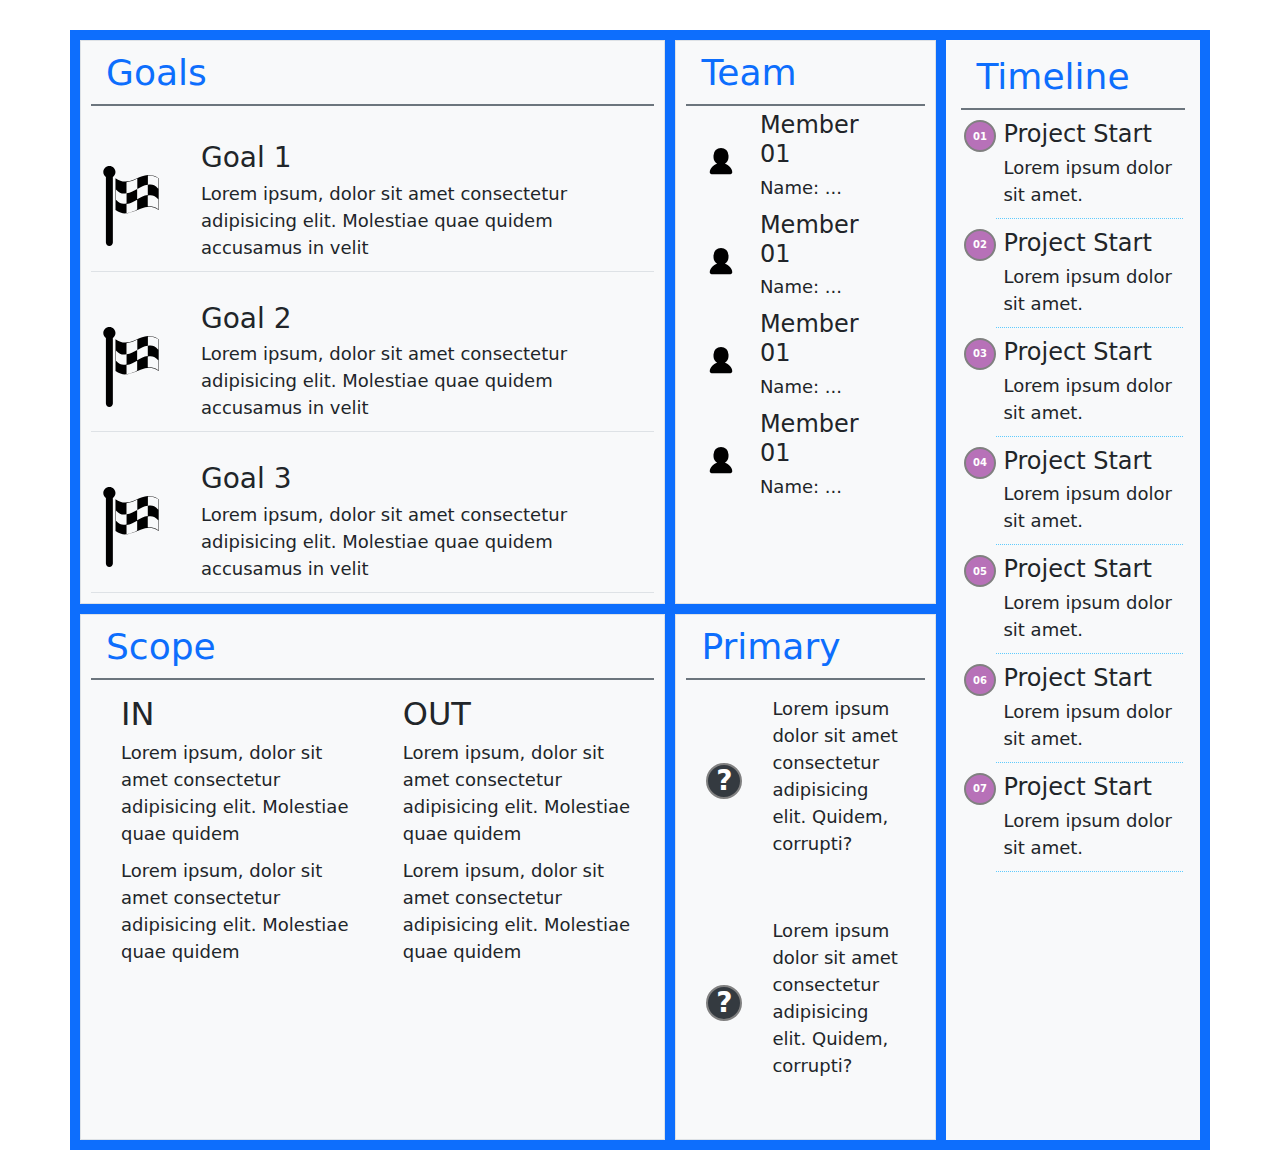
<file: cv/projects/project1.html>
<!DOCTYPE html>
<html lang="en">

  <head>
    <meta charset="UTF-8">
    <meta http-equiv="X-UA-Compatible" content="IE=edge">
    <meta name="viewport" content="width=device-width, initial-scale=1.0">
    <title>Project #1</title>
    <link rel="stylesheet" href="../css/project.css">
    <link rel="stylesheet" href="https://cdn.jsdelivr.net/npm/bootstrap@5.3.0-alpha3/dist/css/bootstrap.min.css">
  </head>

  <body>

    <div class="container mt-5 p-3  bg-primary">
      <div class="row row-cols-lg-3 d-lg-grid gap-3 gap-lg-3 grid row-cols-1">
        <div class="goals pe-lg-0 w-100 col-lg ">
          <div class="p-3 h-100 border bg-light">
            <div class="">
              <h1 class="border-2 pb-3 border-secondary border-bottom text-primary text-start px-4 ">Goals </h1>
              <div class="container-fluid  p-0 ">
                <div class="goalitems d-flex align-items-center flex-lg-row pt-5 border-bottom flex-column">
                  <div class="goalicon">
                    <svg xmlns="http://www.w3.org/2000/svg" xmlns:xlink="http://www.w3.org/1999/xlink" fill="#000000"
                      version="1.1" id="Capa_1" width="80px" height="80px" viewBox="0 0 464.551 464.551"
                      xml:space="preserve">
                      <g>
                        <path
                          d="M388.347,68.092c0.059,0.029,0.117,0.053,0.177,0.08c-0.213-0.127-0.407-0.237-0.614-0.358   c-0.958-0.624-20.782-15.102-57.523-15.43v-0.006c-0.013,0-0.03,0-0.042,0c-0.041,0-0.077,0-0.112,0v0.015   c-62.914,4.9-117.94,69.724-188.16,18.985c0,61.502,0,123.009,0,184.511c22.768,16.455,43.935,20.74,64.303,18.879   c0-0.012,0-0.012,0-0.023c14.325-2.164,41.053-10.628,40.906-10.557c46.647-17.845,91.746-47.425,145.883-8.299   c0-61.508,0-123.009,0-184.511C391.55,70.217,389.942,69.132,388.347,68.092z M330.386,54.698   c24.328-0.322,35.417,4.43,55.892,13.728c1.413,1.306,2.837,1.398,4.345,2.894c0,24.089,0,36.138,0,60.233   c-24.087-23.962-36.145-25.487-60.23-22.304C330.386,87.139,330.386,75.132,330.386,54.698z M329.629,233.629   c0-24.184,0-41.349,0-65.53c-24.601,3.494-36.907,11.523-61.508,24.539c0,24.178,0,36.266,0,60.438l-16.408,7.519   c0,0-29.119,10.722-45.338,12.265c0-20.823,0-32.894,0-55.266c-24.606,3.721-36.91,2.479-61.513-21.84c0,24.181,0,36.274,0,60.45   c-0.104-0.101-0.151-0.154-0.254-0.255c0.006-39.734,0-79.464,0-119.208c24.604,24.471,36.901,25.774,61.504,22.13   c0-24.095,0-41.026,0-65.122c25.109-3.715,37.669-7.238,62.772-20.516c0,24.095,0,36.138,0,60.233   c24.347-12.88,36.522-20.735,60.875-24.148c0,24.604,0,36.904,0,61.507c24.347-3.414,36.517-2.003,60.869,22.212   c0,23.085,0,34.62,0,57.698C368.25,234.262,353.213,231.583,329.629,233.629z M206.487,158.828   c24.601-3.766,36.904-11.857,61.504-24.879c0,24.604,0,36.904,0,61.508c-24.595,13.013-36.898,21.119-61.504,24.875   C206.487,195.723,206.487,183.432,206.487,158.828z M142.071,35.352c0,12.005-6,22.597-15.144,28.986v380.015   c0,11.153-9.043,20.197-20.2,20.197c-11.153,0-20.197-9.044-20.197-20.197V64.333c-9.144-6.389-15.144-16.976-15.144-28.986   C71.387,15.82,87.216,0,106.734,0C126.242,0.006,142.071,15.829,142.071,35.352z" />
                      </g>
                    </svg>
                  </div>
                  <div class="goalContent ps-5 text-start">
                    <h3>Goal 1</h3>
                    <p>Lorem ipsum, dolor sit amet consectetur adipisicing elit. Molestiae quae quidem accusamus in
                      velit
                    </p>
                  </div>
                </div>
                <div class="goalitems d-flex align-items-center flex-lg-row pt-5 border-bottom flex-column">
                  <div class="goalicon">
                    <svg xmlns="http://www.w3.org/2000/svg" xmlns:xlink="http://www.w3.org/1999/xlink" fill="#000000"
                      version="1.1" id="Capa_1" width="80px" height="80px" viewBox="0 0 464.551 464.551"
                      xml:space="preserve">
                      <g>
                        <path
                          d="M388.347,68.092c0.059,0.029,0.117,0.053,0.177,0.08c-0.213-0.127-0.407-0.237-0.614-0.358   c-0.958-0.624-20.782-15.102-57.523-15.43v-0.006c-0.013,0-0.03,0-0.042,0c-0.041,0-0.077,0-0.112,0v0.015   c-62.914,4.9-117.94,69.724-188.16,18.985c0,61.502,0,123.009,0,184.511c22.768,16.455,43.935,20.74,64.303,18.879   c0-0.012,0-0.012,0-0.023c14.325-2.164,41.053-10.628,40.906-10.557c46.647-17.845,91.746-47.425,145.883-8.299   c0-61.508,0-123.009,0-184.511C391.55,70.217,389.942,69.132,388.347,68.092z M330.386,54.698   c24.328-0.322,35.417,4.43,55.892,13.728c1.413,1.306,2.837,1.398,4.345,2.894c0,24.089,0,36.138,0,60.233   c-24.087-23.962-36.145-25.487-60.23-22.304C330.386,87.139,330.386,75.132,330.386,54.698z M329.629,233.629   c0-24.184,0-41.349,0-65.53c-24.601,3.494-36.907,11.523-61.508,24.539c0,24.178,0,36.266,0,60.438l-16.408,7.519   c0,0-29.119,10.722-45.338,12.265c0-20.823,0-32.894,0-55.266c-24.606,3.721-36.91,2.479-61.513-21.84c0,24.181,0,36.274,0,60.45   c-0.104-0.101-0.151-0.154-0.254-0.255c0.006-39.734,0-79.464,0-119.208c24.604,24.471,36.901,25.774,61.504,22.13   c0-24.095,0-41.026,0-65.122c25.109-3.715,37.669-7.238,62.772-20.516c0,24.095,0,36.138,0,60.233   c24.347-12.88,36.522-20.735,60.875-24.148c0,24.604,0,36.904,0,61.507c24.347-3.414,36.517-2.003,60.869,22.212   c0,23.085,0,34.62,0,57.698C368.25,234.262,353.213,231.583,329.629,233.629z M206.487,158.828   c24.601-3.766,36.904-11.857,61.504-24.879c0,24.604,0,36.904,0,61.508c-24.595,13.013-36.898,21.119-61.504,24.875   C206.487,195.723,206.487,183.432,206.487,158.828z M142.071,35.352c0,12.005-6,22.597-15.144,28.986v380.015   c0,11.153-9.043,20.197-20.2,20.197c-11.153,0-20.197-9.044-20.197-20.197V64.333c-9.144-6.389-15.144-16.976-15.144-28.986   C71.387,15.82,87.216,0,106.734,0C126.242,0.006,142.071,15.829,142.071,35.352z" />
                      </g>
                    </svg>
                  </div>
                  <div class="goalContent ps-5 text-start">
                    <h3>Goal 2</h3>
                    <p>Lorem ipsum, dolor sit amet consectetur adipisicing elit. Molestiae quae quidem accusamus in
                      velit
                    </p>
                  </div>
                </div>
                <div class="goalitems d-flex align-items-center flex-lg-row pt-5 border-bottom flex-column">
                  <div class="goalicon">
                    <svg xmlns="http://www.w3.org/2000/svg" xmlns:xlink="http://www.w3.org/1999/xlink" fill="#000000"
                      version="1.1" id="Capa_1" width="80px" height="80px" viewBox="0 0 464.551 464.551"
                      xml:space="preserve">
                      <g>
                        <path
                          d="M388.347,68.092c0.059,0.029,0.117,0.053,0.177,0.08c-0.213-0.127-0.407-0.237-0.614-0.358   c-0.958-0.624-20.782-15.102-57.523-15.43v-0.006c-0.013,0-0.03,0-0.042,0c-0.041,0-0.077,0-0.112,0v0.015   c-62.914,4.9-117.94,69.724-188.16,18.985c0,61.502,0,123.009,0,184.511c22.768,16.455,43.935,20.74,64.303,18.879   c0-0.012,0-0.012,0-0.023c14.325-2.164,41.053-10.628,40.906-10.557c46.647-17.845,91.746-47.425,145.883-8.299   c0-61.508,0-123.009,0-184.511C391.55,70.217,389.942,69.132,388.347,68.092z M330.386,54.698   c24.328-0.322,35.417,4.43,55.892,13.728c1.413,1.306,2.837,1.398,4.345,2.894c0,24.089,0,36.138,0,60.233   c-24.087-23.962-36.145-25.487-60.23-22.304C330.386,87.139,330.386,75.132,330.386,54.698z M329.629,233.629   c0-24.184,0-41.349,0-65.53c-24.601,3.494-36.907,11.523-61.508,24.539c0,24.178,0,36.266,0,60.438l-16.408,7.519   c0,0-29.119,10.722-45.338,12.265c0-20.823,0-32.894,0-55.266c-24.606,3.721-36.91,2.479-61.513-21.84c0,24.181,0,36.274,0,60.45   c-0.104-0.101-0.151-0.154-0.254-0.255c0.006-39.734,0-79.464,0-119.208c24.604,24.471,36.901,25.774,61.504,22.13   c0-24.095,0-41.026,0-65.122c25.109-3.715,37.669-7.238,62.772-20.516c0,24.095,0,36.138,0,60.233   c24.347-12.88,36.522-20.735,60.875-24.148c0,24.604,0,36.904,0,61.507c24.347-3.414,36.517-2.003,60.869,22.212   c0,23.085,0,34.62,0,57.698C368.25,234.262,353.213,231.583,329.629,233.629z M206.487,158.828   c24.601-3.766,36.904-11.857,61.504-24.879c0,24.604,0,36.904,0,61.508c-24.595,13.013-36.898,21.119-61.504,24.875   C206.487,195.723,206.487,183.432,206.487,158.828z M142.071,35.352c0,12.005-6,22.597-15.144,28.986v380.015   c0,11.153-9.043,20.197-20.2,20.197c-11.153,0-20.197-9.044-20.197-20.197V64.333c-9.144-6.389-15.144-16.976-15.144-28.986   C71.387,15.82,87.216,0,106.734,0C126.242,0.006,142.071,15.829,142.071,35.352z" />
                      </g>
                    </svg>
                  </div>
                  <div class="goalContent ps-5 text-start">
                    <h3>Goal 3</h3>
                    <p>Lorem ipsum, dolor sit amet consectetur adipisicing elit. Molestiae quae quidem accusamus in
                      velit
                    </p>
                  </div>
                </div>

              </div>
            </div>
          </div>
        </div>
        <div class="Scope pe-lg-0 w-100 order-lg-3 col-lg">
          <div class="p-3 h-100 border bg-light">
            <h1 class="border-2 pb-3 border-secondary border-bottom text-primary text-start px-4">Scope </h1>
            <div class="scope-container d-lg-flex">

              <div class="scope-content p-3 ps-5 text-start">
                <h2>IN </h2>
                <p>
                  Lorem ipsum, dolor sit amet consectetur adipisicing elit. Molestiae quae quidem
                </p>
                <p>Lorem ipsum, dolor sit amet consectetur adipisicing elit. Molestiae quae quidem
                </p>
              </div>
              <div class="scope-content p-3 ps-5 text-start">
                <h2>OUT </h2>
                <p>
                  Lorem ipsum, dolor sit amet consectetur adipisicing elit. Molestiae quae quidem
                </p>
                <p>Lorem ipsum, dolor sit amet consectetur adipisicing elit. Molestiae quae quidem
                </p>
              </div>
            </div>

          </div>
        </div>
        <div class="Team px-lg-0 w-100 order-lg-1">
          <div class="p-3 h-100 border bg-light">
            <h1 class="border-2 pb-3 border-secondary border-bottom text-primary text-start px-4">Team </h1>
            <div class="team-container p-5 p-lg-0">

              <div class="row row-cols-lg-2">

                <div class="icon ms-3  d-inline-flex justify-content-center align-items-center col-lg-3"><svg
                    fill="#000000" width="3rem" height="3rem" viewBox="0 0 32.00 32.00" version="1.1"
                    xmlns="http://www.w3.org/2000/svg" stroke="#000000" stroke-width="0.00032"
                    transform="matrix(-1, 0, 0, 1, 0, 0)">
                    <g id="SVGRepo_bgCarrier" stroke-width="0"></g>
                    <g id="SVGRepo_tracerCarrier" stroke-linecap="round" stroke-linejoin="round" stroke="#CCCCCC"
                      stroke-width="0.384"></g>
                    <g id="SVGRepo_iconCarrier">
                      <title>user</title>
                      <path
                        d="M4 28q0 0.832 0.576 1.44t1.44 0.576h20q0.8 0 1.408-0.576t0.576-1.44q0-1.44-0.672-2.912t-1.76-2.624-2.496-2.144-2.88-1.504q1.76-1.088 2.784-2.912t1.024-3.904v-1.984q0-3.328-2.336-5.664t-5.664-2.336-5.664 2.336-2.336 5.664v1.984q0 2.112 1.024 3.904t2.784 2.912q-1.504 0.544-2.88 1.504t-2.496 2.144-1.76 2.624-0.672 2.912z">
                      </path>
                    </g>
                  </svg></div>
                <div class="content">
                  <h5>Member 01</h5>
                  <p>Name: ...</p>
                </div>
              </div>
              <div class="row row-cols-lg-2">

                <div class="icon ms-3  d-inline-flex justify-content-center align-items-center col-lg-3"><svg
                    fill="#000000" width="3rem" height="3rem" viewBox="0 0 32.00 32.00" version="1.1"
                    xmlns="http://www.w3.org/2000/svg" stroke="#000000" stroke-width="0.00032"
                    transform="matrix(-1, 0, 0, 1, 0, 0)">
                    <g id="SVGRepo_bgCarrier" stroke-width="0"></g>
                    <g id="SVGRepo_tracerCarrier" stroke-linecap="round" stroke-linejoin="round" stroke="#CCCCCC"
                      stroke-width="0.384"></g>
                    <g id="SVGRepo_iconCarrier">
                      <title>user</title>
                      <path
                        d="M4 28q0 0.832 0.576 1.44t1.44 0.576h20q0.8 0 1.408-0.576t0.576-1.44q0-1.44-0.672-2.912t-1.76-2.624-2.496-2.144-2.88-1.504q1.76-1.088 2.784-2.912t1.024-3.904v-1.984q0-3.328-2.336-5.664t-5.664-2.336-5.664 2.336-2.336 5.664v1.984q0 2.112 1.024 3.904t2.784 2.912q-1.504 0.544-2.88 1.504t-2.496 2.144-1.76 2.624-0.672 2.912z">
                      </path>
                    </g>
                  </svg></div>
                <div class="content">
                  <h5>Member 01</h5>
                  <p>Name: ...</p>
                </div>
              </div>
              <div class="row row-cols-lg-2">

                <div class="icon ms-3  d-inline-flex justify-content-center align-items-center col-lg-3"><svg
                    fill="#000000" width="3rem" height="3rem" viewBox="0 0 32.00 32.00" version="1.1"
                    xmlns="http://www.w3.org/2000/svg" stroke="#000000" stroke-width="0.00032"
                    transform="matrix(-1, 0, 0, 1, 0, 0)">
                    <g id="SVGRepo_bgCarrier" stroke-width="0"></g>
                    <g id="SVGRepo_tracerCarrier" stroke-linecap="round" stroke-linejoin="round" stroke="#CCCCCC"
                      stroke-width="0.384"></g>
                    <g id="SVGRepo_iconCarrier">
                      <title>user</title>
                      <path
                        d="M4 28q0 0.832 0.576 1.44t1.44 0.576h20q0.8 0 1.408-0.576t0.576-1.44q0-1.44-0.672-2.912t-1.76-2.624-2.496-2.144-2.88-1.504q1.76-1.088 2.784-2.912t1.024-3.904v-1.984q0-3.328-2.336-5.664t-5.664-2.336-5.664 2.336-2.336 5.664v1.984q0 2.112 1.024 3.904t2.784 2.912q-1.504 0.544-2.88 1.504t-2.496 2.144-1.76 2.624-0.672 2.912z">
                      </path>
                    </g>
                  </svg></div>
                <div class="content">
                  <h5>Member 01</h5>
                  <p>Name: ...</p>
                </div>
              </div>
              <div class="row row-cols-lg-2">

                <div class="icon ms-3  d-inline-flex justify-content-center align-items-center col-lg-3"><svg
                    fill="#000000" width="3rem" height="3rem" viewBox="0 0 32.00 32.00" version="1.1"
                    xmlns="http://www.w3.org/2000/svg" stroke="#000000" stroke-width="0.00032"
                    transform="matrix(-1, 0, 0, 1, 0, 0)">
                    <g id="SVGRepo_bgCarrier" stroke-width="0"></g>
                    <g id="SVGRepo_tracerCarrier" stroke-linecap="round" stroke-linejoin="round" stroke="#CCCCCC"
                      stroke-width="0.384"></g>
                    <g id="SVGRepo_iconCarrier">
                      <title>user</title>
                      <path
                        d="M4 28q0 0.832 0.576 1.44t1.44 0.576h20q0.8 0 1.408-0.576t0.576-1.44q0-1.44-0.672-2.912t-1.76-2.624-2.496-2.144-2.88-1.504q1.76-1.088 2.784-2.912t1.024-3.904v-1.984q0-3.328-2.336-5.664t-5.664-2.336-5.664 2.336-2.336 5.664v1.984q0 2.112 1.024 3.904t2.784 2.912q-1.504 0.544-2.88 1.504t-2.496 2.144-1.76 2.624-0.672 2.912z">
                      </path>
                    </g>
                  </svg></div>
                <div class="content">
                  <h5>Member 01</h5>
                  <p>Name: ...</p>
                </div>
              </div>
            </div>

          </div>
        </div>
        <div class="primary px-lg-0 w-100 order-lg-3 ">
          <div class="p-3 h-100 border bg-light">
            <h1 class="border-2 pb-3 border-secondary border-bottom text-primary text-start px-4 ">Primary</h1>
            <div class="row p-3 row-cols-lg-2  g-3">
              <div
                class="primary-content d-flex flex-column flex-lg-row flex-grow-1  align-items-center gap-5 px-4 mb-5">

                <div class="icon"><b class=" ">?</b>
                </div>
                <div class="content flex-grow-1 ">


                  <p>Lorem ipsum dolor sit amet consectetur adipisicing elit. Quidem, corrupti?</p>
                </div>
              </div>
            </div>
            <div class="row p-3 row-cols-lg-2  g-3">
              <div
                class="primary-content d-flex flex-column flex-lg-row flex-grow-1  align-items-center gap-5 px-4 mb-5">

                <div class="icon"><b class=" ">?</b>
                </div>
                <div class="content flex-grow-1 ">


                  <p>Lorem ipsum dolor sit amet consectetur adipisicing elit. Quidem, corrupti?</p>
                </div>
              </div>
            </div>
          </div>
        </div>
        <div class="timeline ps-lg-0 w-100 order-lg-2">
          <div class="p-4 h-100   bg-light">
            <div class="title text-primary text-start mb-3  ">
              <h1 class="border-2 pb-3 border-secondary border-bottom text-primary text-start px-4 ">Timeline </h1>

            </div>
            <div class="project px-3 row mb-3  border-2 row-cols-lg-2">

              <div style="background-color: rgba(128, 0, 128, 0.544);" class="icon ms-3 ms-lg-0 p-3 ">
                <b class="" bi>01</b>
              </div>
              <div class="flex-grow-1 content">
                <h5>Project Start</h5>
                <p>Lorem ipsum dolor sit amet.</p>
              </div>
            </div>
            <div class="project px-3 row mb-3  border-2 row-cols-lg-2">

              <div style="background-color: rgba(128, 0, 128, 0.544);" class="icon ms-3 ms-lg-0 p-3 ">
                <b class="" bi>02</b>
              </div>
              <div class="flex-grow-1 content">
                <h5>Project Start</h5>
                <p>Lorem ipsum dolor sit amet.</p>
              </div>
            </div>
            <div class="project px-3 row mb-3  border-2 row-cols-lg-2">

              <div style="background-color: rgba(128, 0, 128, 0.544);" class="icon ms-3 ms-lg-0 p-3 ">
                <b class="" bi>03</b>
              </div>
              <div class="flex-grow-1 content">
                <h5>Project Start</h5>
                <p>Lorem ipsum dolor sit amet.</p>
              </div>
            </div>
            <div class="project px-3 row mb-3  border-2 row-cols-lg-2">

              <div style="background-color: rgba(128, 0, 128, 0.544);" class="icon ms-3 ms-lg-0 p-3 ">
                <b class="" bi>04</b>
              </div>
              <div class="flex-grow-1 content">
                <h5>Project Start</h5>
                <p>Lorem ipsum dolor sit amet.</p>
              </div>
            </div>
            <div class="project px-3 row mb-3  border-2 row-cols-lg-2">

              <div style="background-color: rgba(128, 0, 128, 0.544);" class="icon ms-3 ms-lg-0 p-3 ">
                <b class="" bi>05</b>
              </div>
              <div class="flex-grow-1 content">
                <h5>Project Start</h5>
                <p>Lorem ipsum dolor sit amet.</p>
              </div>
            </div>
            <div class="project px-3 row mb-3  border-2 row-cols-lg-2">

              <div style="background-color: rgba(128, 0, 128, 0.544);" class="icon ms-3 ms-lg-0 p-3 ">
                <b class="" bi>06</b>
              </div>
              <div class="flex-grow-1 content">
                <h5>Project Start</h5>
                <p>Lorem ipsum dolor sit amet.</p>
              </div>
            </div>
            <div class="project px-3 row mb-3  border-2 row-cols-lg-2">

              <div style="background-color: rgba(128, 0, 128, 0.544);" class="icon ms-3 ms-lg-0 p-3 ">
                <b class="" bi>07</b>
              </div>
              <div class="flex-grow-1 content">
                <h5>Project Start</h5>
                <p>Lorem ipsum dolor sit amet.</p>
              </div>
            </div>




          </div>
        </div>
      </div>
    </div>



  </body>
</file>
<file: css/style.css>
* {
  font-size: large;
  font-weight: bold;
  /* border: 1px inset saddlebrown; */
  background-color:rgba(245, 245, 220, 0.333);
  transition: 0.3s;
}
a {
  /* float: left; */
  text-decoration: none;
}

html {
  background-color: rgba(0, 0, 0, 0.246);
}

nav a:last-child:hover {
   border: 3px solid salmon;
}

a:hover {
  /* padding: 15px; */
  transition: s;
  background-color: aquamarine;
}
nav img {
  /* position: absolute; */
  height: 100%;
  display: inline-block;
  height: 60px;
  border: none;
}

body {
  background-color: rgba(0, 0, 0, 0.435);
  display: flex;
  flex-direction: column;
  gap: 20px;
  margin: 20px 2%;
}
body > * {
  background-color: rgba(255, 228, 196, 0.298);
}
body main {
  height: ;
}
footer ul {
  display: flex;
  flex-wrap: wrap;
  gap: 20px;
  list-style-type:none;
}
footer li {
  border: 1px rgba(250, 128, 114, 0.523) dashed;
  
}
section {
  display: flex;
  flex-wrap: wrap;
  gap: 5%;
  transition: 2s;
  justify-content: start;
  padding-left: 5%;
  align-items: start;
}
section ol li {
  /* text-align: center; */
  padding: 0 0px;
  margin: 15px 30px 15px 50px;
  border: none;
  background-color: rgba(215, 206, 206, 0.118);
}
section ol {
  padding: 0;
  height: 70vh;
  overflow: scroll;
}
section * {
  background-color: rgba(215, 206, 206, 0.396);
  
}
section ol p {
  font-size: larger;
  padding: 0 10px;
  width: fit-content;
  text-align: center;
  margin: 20px auto;
}
section h1 {
  width: 100%;
  text-transform: uppercase;
  text-align: center;
  border: none;
}
section article {
  border: none;
  background-color: rgba(245, 245, 220, 0.015);
}
</file>
<file: cv/css/style.css>
/** @format */

* {
  margin: 0px;
  font-family: Verdana, Geneva, Tahoma, sans-serif;
  color: rgba(0, 0, 0, 0.7);
}

html {
  font-size: 62.5%;
}

.bg-grey {
  background: #f7f7f7;
}

section>.container {
  max-width: 1170px;
  margin: 0 auto;
  display: block;
  padding: 30px 50px;
}

#nav-bar {
  text-align: center;
}

.banner-name {
  position: absolute;
  font-size: 3.6rem;
  top: 40%;
  left: 50%;
  transform: translate(-50%, -50%);
  text-align: center;
  color: white;
  opacity: 60%;
}

#banner img {
  width: 100%;
  height: 100%;
  filter: brightness(50%);
  border: none;
}

#banner {
  position: relative;
  max-width: 1170px;
  margin: 0 auto;
}

span.banner {
  opacity: 60%;
}

#nav-bar .container {
  padding: 0 0;
  font-size: 1.6rem;
  position: relative;
  /* overflow: hidden; */
}

#nav-bar div {
  display: inline-block;
  padding: 0 60px;
  margin: 0px auto;
  vertical-align: middle;
}

#nav-bar a {
  padding: 1rem 2rem;
  text-decoration: none;
  border-left: #eee solid 1px;
  color: rgba(0, 0, 0, 0.7);
  ;
}

.avatar-img {
  position: absolute;
  top: 50%;
  left: 50%;
  width: 200px;
  height: 200px;
  border-radius: 50%;
  border: 5px solid white;
  transform: translate(-50%, -50%);
  z-index: 1;
}

.section-title {
  margin-bottom: 3.2rem;
}

#about .container {
  font-size: 1.6rem;
  line-height: 2.8rem;
}




#personal-info a {
  text-decoration: none;
  color: #199cdb;
}

#personal-info {
  background: #f3f3f3;
  margin-top: 0 !important;
}

ul li span {
  font-weight: bold;
}

ul>li {
  list-style-type: none;
}

ul {
  padding: 0;
  margin-bottom: 20px;
}

.social-network {
  letter-spacing: 0;
  font-size: 2.4rem;
  color: #199cdb;
}

#job-info .container h1,
h3 {
  font-weight: 500;
  justify-self: start;
  font-size: 2.4rem;
}

#job-info .hidden {
  display: none;
}

.container h3 {
  font-weight: 500;
  justify-self: start;
}

#job-info .container>div>div {
  border: 1px solid #eee;
  padding: 3.6rem 1.2rem 4.4rem 2.4rem;

  font-size: 1.4rem;
  line-height: 1.6rem;
}

#job-info .title i {
  font-size: 2.8rem;
  justify-self: start;
}

#job-info .title {
  display: flex;
  justify-content: space-between;
  padding-right: 2.4rem;
  margin-bottom: 3.6rem;
}

/* Position of view-more and view-less */
#job-info>div>div>div {
  position: relative;
}

#job-info .hidden:last-of-type {
  position: relative;
}

.view-more {
  position: absolute;
  top: 7rem;

}

.view-less {
  position: absolute;
  top: 7rem;

}

.btn {
  width: 10rem;
}

.show {
  display: block;
}

#job-info .bluetext {
  border-radius: 10px;
  background: #199cdb;
  padding: 0px 15px;
  display: inline-flex;
  justify-content: center;
  align-items: center;

}

.containerx {
  position: relative;
  margin: 3.6rem 0 0 3.6rem;
}

.containerx::after {
  content: '';
  position: absolute;
  z-index: 1;
  width: 0.6em;
  height: 0.6em;
  background-color: #199cdb;
  border-radius: 50%;
  left: -30px;
  top: 5px;
}

.favorite {
  padding: 0;
  margin: 0;

}

.favorite-details>div {
  display: flex;
  flex-direction: column;
  align-items: center;
  text-align: center;
}

.favorite>div {
  display: flex;
  align-items: flex-start;
  grid-column: span 2;
  gap: 0px;

  justify-content: space-evenly;
  padding-left: 0;
}

.favorite>div>div {
  display: flex;
  /* flex-direction: column; */
  align-items: center;
  gap: 1rem;
  justify-content: center;

}

.favorite>div:last-child i {
  font-size: 1.6rem;
  color: #199cdb;

}

.circle {
  height: 3.6rem;
  width: 3.6rem;
  border: 1px solid #199cdb;
  border-radius: 50%;
  justify-content: center;
  align-items: center;
  display: flex;
  /* display: inline-block; */
}

.languages {
  justify-self: start;
  margin-left: 3em;
}

/* Make level bar  */
.level-off {
  background-color: #eee;
  border-radius: 5px;
  width: 45px;
  height: 2px;
  display: inline-block;
  margin-right: 10px;
}

.level-on {
  background-color: #199cdb;
  border-radius: 5px;
  width: 45px;
  height: 2px;
  margin-right: 10px;
  display: inline-block;
}


#certificate img {
  width: 100%;
}

.splitter {

  border-right: #d6c08d 1px solid;
}

.certificate-details {
  padding: 0 10px;
  display: grid;
  grid-template-columns: 1fr 1fr;
  align-content: center;
  column-gap: 20px;
  font-size: 1.6rem;
}

.certificate-details h3 {
  text-transform: uppercase;
  font-weight: 500;
}



.line {
  border-bottom: #d6c08d solid 1px;
}

#project img {
  width: 100%;
}

.project-details {
  display: flex;
  flex-direction: column;
  padding: 1px;
}

#project .bluetext {
  border-radius: 20px;
  background: #199cdb;
  padding: 5px 10px;
  display: inline-flex;
  justify-content: center;
  align-items: center;
}

.project-details>div {
  border-top: #eee 1px solid;
  border-left: #eee 1px solid;
  border-right: #eee 1px solid;
  padding: 20px;

}

.project-role {
  display: grid;
  align-items: center;
  grid-template-columns: 1fr 2fr 3fr;
  column-gap: 15px;
  justify-content: center;

}

.project-role i {
  font-size: 1em;
}



#project .container {
  display: grid;
  grid-template-columns: 1fr 1fr 1fr;
  grid-template-rows: auto 1fr;
  gap: 30px;
  color: rgba(0, 0, 0, 0.6);
}


#project .container h1 {
  grid-column: span 3;

}

#project .container h3 {
  font-size: 1.6rem;
}

td {
  border-bottom: #eee 1px solid;
  vertical-align: top;
  padding: 10px;
}

td:first-child {
  width: 30%;
}

table {
  border: #eee 1px solid;
  border-collapse: collapse;
  font-size: 1.6rem;
}

#footer li {
  color: #199cdb;
  display: inline-flex;
  align-items: center;
  justify-content: center;
  margin: 20px;
}

#footer i {
  font-size: 35px;
  color: #199cdb;
}

#footer a {
  text-decoration: none;
  color: black;
  align-items: center;
}

#footer a:hover {
  cursor: pointer;
  text-decoration: underline;

}

#footer .container {
  text-align: center;
}
</file>
<file: cv/css/mobile.css>
@media screen and (max-width: 767px) {
  img.avatar-img {
    display: none;
  }
  section>.container {
    max-width: 1170px;
    margin: 0 auto;
    display: block;
    padding: 10px 20px;
    
  }
  .banner-name {
  
    font-size: 3.6rem;
    top: 40%;
    left: 50%;    
  }
  #nav-bar .container {
   display: flex;
   flex-direction: column;
   align-items: start;     
  }
  #nav-bar div {
    display: none ;
  }
  .splitter {
    border: none;
    border-bottom: #d6c08d 1px solid;
    ;
  }
  .certificate-details {
    padding: 0 1rem;
    display: grid;
    grid-template-columns: 1fr;
    align-content: center;
    font-size: 1.6rem;
  }
  #project .container {
    display: flex;
   flex-direction: column;
    gap: 5rem;
    color: rgba(0, 0, 0, 0.6);
  }
  


}
</file>
<file: cv/css/tablet.css>
@media screen and (min-width: 768px) and (max-width: 992px){
  .line {
   display: none;
  }
img.avatar-img {
  display: none;
}

section>.container {
  max-width: 1170px;
  margin: 0 auto;
  display: block;
  padding: 10px 20px;
  
}
.banner-name {
  
  font-size: 3.6rem;
  top: 40%;
  left: 50%;
  
}

#nav-bar div {
  display: none ;
}
  .certificate-details {
    padding: 0 1rem;
    display: grid;
    grid-template-columns: 1fr;
    align-content: center;
  }
  #project h3  {
    font-size: 1.6rem;
  }
  #project  {
    font-size: 1.4rem;
  }
  .project-role {
    display: grid;
    align-items: center;
    justify-content:end;
    grid-template-columns: 1fr 2fr;
    column-gap: 15px;
    
  
  }
  .project-role span:last-of-type {
   /* font-size: 5rem !important; */
   grid-column: 2;
  }
 
}
</file>
<file: cv/css/font.css>
@font-face {
	font-family: 'open_sanslight';
	src: url('../fonts/OpenSans-Light-webfont.eot');
	src: url('../fonts/OpenSans-Light-webfont.eot#iefix') format('embedded-opentype'),
		url('../fonts/OpenSans-Light-webfont.woff') format('woff'),
		url('../fonts/OpenSans-Light-webfont.ttf') format('truetype'),
		url('../fonts/OpenSans-Light-webfont.svg#open_sanslight') format('svg');
	font-weight: normal;
	font-style: normal;

}

@font-face {
	font-family: 'open_sansitalic';
	src: url('../fonts/OpenSans-Italic-webfont.eot');
	src: url('../fonts/OpenSans-Italic-webfont.eot#iefix') format('embedded-opentype'),
		url('../fonts/OpenSans-Italic-webfont.woff') format('woff'),
		url('../fonts/OpenSans-Italic-webfont.ttf') format('truetype'),
		url('../fonts/OpenSans-Italic-webfont.svg#open_sansitalic') format('svg');
	font-weight: normal;
	font-style: normal;

}

@font-face {
	font-family: 'open_sanssemibold';
	src: url('../fonts/OpenSans-Semibold-webfont.eot');
	src: url('../fonts/OpenSans-Semibold-webfont.eot#iefix') format('embedded-opentype'),
		url('../fonts/OpenSans-Semibold-webfont.woff') format('woff'),
		url('../fonts/OpenSans-Semibold-webfont.ttf') format('truetype'),
		url('../fonts/OpenSans-Semibold-webfont.svg#open_sanssemibold') format('svg');
	font-weight: normal;
	font-style: normal;

}


@font-face {
	font-family: 'open_sanslight_italic';
	src: url('../fonts/OpenSans-LightItalic-webfont.eot');
	src: url('../fonts/OpenSans-LightItalic-webfont.eot#iefix') format('embedded-opentype'),
		url('../fonts/OpenSans-LightItalic-webfont.woff') format('woff'),
		url('../fonts/OpenSans-LightItalic-webfont.ttf') format('truetype'),
		url('../fonts/OpenSans-LightItalic-webfont.svg#open_sanslight_italic') format('svg');
	font-weight: normal;
	font-style: normal;

}

@font-face {
	font-family: 'open_sansregular';
	src: url('../fonts/OpenSans-Regular-webfont.eot');
	src: url('../fonts/OpenSans-Regular-webfont.eot#iefix') format('embedded-opentype'),
		url('../fonts/OpenSans-Regular-webfont.woff') format('woff'),
		url('../fonts/OpenSans-Regular-webfont.ttf') format('truetype'),
		url('../fonts/OpenSans-Regular-webfont.svg#open_sansregular') format('svg');
	font-weight: normal;
	font-style: normal;

}


@font-face {
	font-family: 'fontello';
	src: url('../fonts/fontello.eot');
	src: url('../fonts/fontello.eot#iefix') format('embedded-opentype'),
		url('../fonts/fontello.woff') format('woff'),
		url('../fonts/fontello.ttf') format('truetype'),
		url('../fonts/fontello.svg#fontello') format('svg');
	font-weight: normal;
	font-style: normal;
}

[class^="icon-"]:before,
[class*=" icon-"]:before {
	font-family: "fontello";
	font-style: normal;
	font-weight: normal;
	speak: none;

	display: inline-block;
	text-decoration: inherit;
	width: 1em;
	margin-right: .2em;
	text-align: center;
	/* opacity: .8; */

	/* For safety - reset parent styles, that can break glyph codes*/
	font-variant: normal;
	text-transform: none;

	/* fix buttons height, for twitter bootstrap */
	line-height: 1em;

	/* Animation center compensation - margins should be symmetric */
	/* remove if not needed */
	margin-left: .2em;

	/* you can be more comfortable with increased icons size */
	/* font-size: 120%; */

	/* Font smoothing. That was taken from TWBS */
	-webkit-font-smoothing: antialiased;
	-moz-osx-font-smoothing: grayscale;

	/* Uncomment for 3D effect */
	/* text-shadow: 1px 1px 1px rgba(127, 127, 127, 0.3); */
}

.icon-emo-happy:before {
	content: '\e800';
}

/* '' */
.icon-emo-wink:before {
	content: '\e801';
}

/* '' */
.icon-emo-wink2:before {
	content: '\e802';
}

/* '' */
.icon-emo-unhappy:before {
	content: '\e803';
}

/* '' */
.icon-emo-sleep:before {
	content: '\e804';
}

/* '' */
.icon-emo-thumbsup:before {
	content: '\e805';
}

/* '' */
.icon-emo-devil:before {
	content: '\e806';
}

/* '' */
.icon-emo-surprised:before {
	content: '\e807';
}

/* '' */
.icon-emo-tongue:before {
	content: '\e808';
}

/* '' */
.icon-emo-coffee:before {
	content: '\e809';
}

/* '' */
.icon-emo-sunglasses:before {
	content: '\e80a';
}

/* '' */
.icon-emo-displeased:before {
	content: '\e80b';
}

/* '' */
.icon-emo-beer:before {
	content: '\e80c';
}

/* '' */
.icon-emo-grin:before {
	content: '\e80d';
}

/* '' */
.icon-emo-angry:before {
	content: '\e80e';
}

/* '' */
.icon-emo-saint:before {
	content: '\e80f';
}

/* '' */
.icon-emo-cry:before {
	content: '\e810';
}

/* '' */
.icon-emo-shoot:before {
	content: '\e811';
}

/* '' */
.icon-emo-squint:before {
	content: '\e812';
}

/* '' */
.icon-emo-laugh:before {
	content: '\e813';
}

/* '' */
.icon-spin1:before {
	content: '\e814';
}

/* '' */
.icon-spin2:before {
	content: '\e815';
}

/* '' */
.icon-spin3:before {
	content: '\e816';
}

/* '' */
.icon-spin4:before {
	content: '\e817';
}

/* '' */
.icon-spin5:before {
	content: '\e818';
}

/* '' */
.icon-spin6:before {
	content: '\e819';
}

/* '' */
.icon-firefox:before {
	content: '\e81a';
}

/* '' */
.icon-chrome:before {
	content: '\e81b';
}

/* '' */
.icon-opera:before {
	content: '\e81c';
}

/* '' */
.icon-ie:before {
	content: '\e81d';
}

/* '' */
.icon-crown:before {
	content: '\e81e';
}

/* '' */
.icon-crown-plus:before {
	content: '\e81f';
}

/* '' */
.icon-crown-minus:before {
	content: '\e820';
}

/* '' */
.icon-marquee:before {
	content: '\e821';
}

/* '' */
.icon-glass:before {
	content: '\e822';
}

/* '' */
.icon-music:before {
	content: '\e823';
}

/* '' */
.icon-search:before {
	content: '\e824';
}

/* '' */
.icon-mail:before {
	content: '\e825';
}

/* '' */
.icon-mail-alt:before {
	content: '\e826';
}

/* '' */
.icon-mail-squared:before {
	content: '\e827';
}

/* '' */
.icon-heart:before {
	content: '\e828';
}

/* '' */
.icon-heart-empty:before {
	content: '\e829';
}

/* '' */
.icon-star-1:before {
	content: '\e82a';
}

/* '' */
.icon-star-empty-1:before {
	content: '\e82b';
}

/* '' */
.icon-star-half:before {
	content: '\e82c';
}

/* '' */
.icon-star-half-alt:before {
	content: '\e82d';
}

/* '' */
.icon-user:before {
	content: '\e82e';
}

/* '' */
.icon-user-plus:before {
	content: '\e82f';
}

/* '' */
.icon-user-times:before {
	content: '\e830';
}

/* '' */
.icon-users:before {
	content: '\e831';
}

/* '' */
.icon-male:before {
	content: '\e832';
}

/* '' */
.icon-female:before {
	content: '\e833';
}

/* '' */
.icon-child:before {
	content: '\e834';
}

/* '' */
.icon-user-secret:before {
	content: '\e835';
}

/* '' */
.icon-video:before {
	content: '\e836';
}

/* '' */
.icon-videocam:before {
	content: '\e837';
}

/* '' */
.icon-picture:before {
	content: '\e838';
}

/* '' */
.icon-camera:before {
	content: '\e839';
}

/* '' */
.icon-camera-alt:before {
	content: '\e83a';
}

/* '' */
.icon-th-large:before {
	content: '\e83b';
}

/* '' */
.icon-th:before {
	content: '\e83c';
}

/* '' */
.icon-th-list:before {
	content: '\e83d';
}

/* '' */
.icon-ok:before {
	content: '\e83e';
}

/* '' */
.icon-ok-circled:before {
	content: '\e83f';
}

/* '' */
.icon-ok-circled2:before {
	content: '\e840';
}

/* '' */
.icon-ok-squared:before {
	content: '\e841';
}

/* '' */
.icon-cancel:before {
	content: '\e842';
}

/* '' */
.icon-cancel-circled:before {
	content: '\e843';
}

/* '' */
.icon-cancel-circled2:before {
	content: '\e844';
}

/* '' */
.icon-plus:before {
	content: '\e845';
}

/* '' */
.icon-plus-circled:before {
	content: '\e846';
}

/* '' */
.icon-plus-squared:before {
	content: '\e847';
}

/* '' */
.icon-plus-squared-alt:before {
	content: '\e848';
}

/* '' */
.icon-minus:before {
	content: '\e849';
}

/* '' */
.icon-minus-circled:before {
	content: '\e84a';
}

/* '' */
.icon-minus-squared:before {
	content: '\e84b';
}

/* '' */
.icon-minus-squared-alt:before {
	content: '\e84c';
}

/* '' */
.icon-help:before {
	content: '\e84d';
}

/* '' */
.icon-help-circled:before {
	content: '\e84e';
}

/* '' */
.icon-info-circled:before {
	content: '\e84f';
}

/* '' */
.icon-info:before {
	content: '\e850';
}

/* '' */
.icon-home:before {
	content: '\e851';
}

/* '' */
.icon-link:before {
	content: '\e852';
}

/* '' */
.icon-unlink:before {
	content: '\e853';
}

/* '' */
.icon-link-ext:before {
	content: '\e854';
}

/* '' */
.icon-link-ext-alt:before {
	content: '\e855';
}

/* '' */
.icon-attach:before {
	content: '\e856';
}

/* '' */
.icon-lock:before {
	content: '\e857';
}

/* '' */
.icon-lock-open:before {
	content: '\e858';
}

/* '' */
.icon-lock-open-alt:before {
	content: '\e859';
}

/* '' */
.icon-pin:before {
	content: '\e85a';
}

/* '' */
.icon-eye:before {
	content: '\e85b';
}

/* '' */
.icon-eye-off:before {
	content: '\e85c';
}

/* '' */
.icon-tag-1:before {
	content: '\e85d';
}

/* '' */
.icon-tags:before {
	content: '\e85e';
}

/* '' */
.icon-bookmark:before {
	content: '\e85f';
}

/* '' */
.icon-bookmark-empty:before {
	content: '\e860';
}

/* '' */
.icon-flag:before {
	content: '\e861';
}

/* '' */
.icon-flag-empty:before {
	content: '\e862';
}

/* '' */
.icon-flag-checkered:before {
	content: '\e863';
}

/* '' */
.icon-thumbs-up:before {
	content: '\e864';
}

/* '' */
.icon-thumbs-down:before {
	content: '\e865';
}

/* '' */
.icon-thumbs-up-alt:before {
	content: '\e866';
}

/* '' */
.icon-thumbs-down-alt:before {
	content: '\e867';
}

/* '' */
.icon-download:before {
	content: '\e868';
}

/* '' */
.icon-upload:before {
	content: '\e869';
}

/* '' */
.icon-download-cloud:before {
	content: '\e86a';
}

/* '' */
.icon-upload-cloud:before {
	content: '\e86b';
}

/* '' */
.icon-reply:before {
	content: '\e86c';
}

/* '' */
.icon-reply-all:before {
	content: '\e86d';
}

/* '' */
.icon-forward:before {
	content: '\e86e';
}

/* '' */
.icon-quote-left:before {
	content: '\e86f';
}

/* '' */
.icon-quote-right:before {
	content: '\e870';
}

/* '' */
.icon-code:before {
	content: '\e871';
}

/* '' */
.icon-export:before {
	content: '\e872';
}

/* '' */
.icon-export-alt:before {
	content: '\e873';
}

/* '' */
.icon-share:before {
	content: '\e874';
}

/* '' */
.icon-share-squared:before {
	content: '\e875';
}

/* '' */
.icon-pencil:before {
	content: '\e876';
}

/* '' */
.icon-pencil-squared:before {
	content: '\e877';
}

/* '' */
.icon-edit:before {
	content: '\e878';
}

/* '' */
.icon-print:before {
	content: '\e879';
}

/* '' */
.icon-retweet:before {
	content: '\e87a';
}

/* '' */
.icon-keyboard:before {
	content: '\e87b';
}

/* '' */
.icon-gamepad:before {
	content: '\e87c';
}

/* '' */
.icon-comment:before {
	content: '\e87d';
}

/* '' */
.icon-chat:before {
	content: '\e87e';
}

/* '' */
.icon-comment-empty:before {
	content: '\e87f';
}

/* '' */
.icon-chat-empty:before {
	content: '\e880';
}

/* '' */
.icon-bell:before {
	content: '\e881';
}

/* '' */
.icon-bell-alt:before {
	content: '\e882';
}

/* '' */
.icon-bell-off:before {
	content: '\e883';
}

/* '' */
.icon-bell-off-empty:before {
	content: '\e884';
}

/* '' */
.icon-attention-alt:before {
	content: '\e885';
}

/* '' */
.icon-attention:before {
	content: '\e886';
}

/* '' */
.icon-attention-circled:before {
	content: '\e887';
}

/* '' */
.icon-location:before {
	content: '\e888';
}

/* '' */
.icon-direction:before {
	content: '\e889';
}

/* '' */
.icon-compass:before {
	content: '\e88a';
}

/* '' */
.icon-trash:before {
	content: '\e88b';
}

/* '' */
.icon-trash-empty:before {
	content: '\e88c';
}

/* '' */
.icon-doc:before {
	content: '\e88d';
}

/* '' */
.icon-docs:before {
	content: '\e88e';
}

/* '' */
.icon-doc-text:before {
	content: '\e88f';
}

/* '' */
.icon-doc-inv:before {
	content: '\e890';
}

/* '' */
.icon-doc-text-inv:before {
	content: '\e891';
}

/* '' */
.icon-file-pdf:before {
	content: '\e892';
}

/* '' */
.icon-file-word:before {
	content: '\e893';
}

/* '' */
.icon-file-excel:before {
	content: '\e894';
}

/* '' */
.icon-file-powerpoint:before {
	content: '\e895';
}

/* '' */
.icon-file-image:before {
	content: '\e896';
}

/* '' */
.icon-file-archive:before {
	content: '\e897';
}

/* '' */
.icon-file-audio:before {
	content: '\e898';
}

/* '' */
.icon-file-video:before {
	content: '\e899';
}

/* '' */
.icon-file-code:before {
	content: '\e89a';
}

/* '' */
.icon-folder:before {
	content: '\e89b';
}

/* '' */
.icon-folder-open:before {
	content: '\e89c';
}

/* '' */
.icon-folder-empty:before {
	content: '\e89d';
}

/* '' */
.icon-folder-open-empty:before {
	content: '\e89e';
}

/* '' */
.icon-box:before {
	content: '\e89f';
}

/* '' */
.icon-rss:before {
	content: '\e8a0';
}

/* '' */
.icon-rss-squared:before {
	content: '\e8a1';
}

/* '' */
.icon-phone:before {
	content: '\e8a2';
}

/* '' */
.icon-phone-squared:before {
	content: '\e8a3';
}

/* '' */
.icon-fax:before {
	content: '\e8a4';
}

/* '' */
.icon-menu:before {
	content: '\e8a5';
}

/* '' */
.icon-cog:before {
	content: '\e8a6';
}

/* '' */
.icon-cog-alt:before {
	content: '\e8a7';
}

/* '' */
.icon-wrench:before {
	content: '\e8a8';
}

/* '' */
.icon-sliders:before {
	content: '\e8a9';
}

/* '' */
.icon-basket:before {
	content: '\e8aa';
}

/* '' */
.icon-cart-plus:before {
	content: '\e8ab';
}

/* '' */
.icon-cart-arrow-down:before {
	content: '\e8ac';
}

/* '' */
.icon-calendar:before {
	content: '\e8ad';
}

/* '' */
.icon-calendar-empty:before {
	content: '\e8ae';
}

/* '' */
.icon-login:before {
	content: '\e8af';
}

/* '' */
.icon-logout:before {
	content: '\e8b0';
}

/* '' */
.icon-mic:before {
	content: '\e8b1';
}

/* '' */
.icon-mute:before {
	content: '\e8b2';
}

/* '' */
.icon-volume-off:before {
	content: '\e8b3';
}

/* '' */
.icon-volume-down:before {
	content: '\e8b4';
}

/* '' */
.icon-volume-up:before {
	content: '\e8b5';
}

/* '' */
.icon-headphones:before {
	content: '\e8b6';
}

/* '' */
.icon-clock:before {
	content: '\e8b7';
}

/* '' */
.icon-lightbulb:before {
	content: '\e8b8';
}

/* '' */
.icon-block:before {
	content: '\e8b9';
}

/* '' */
.icon-resize-full:before {
	content: '\e8ba';
}

/* '' */
.icon-resize-full-alt:before {
	content: '\e8bb';
}

/* '' */
.icon-resize-small:before {
	content: '\e8bc';
}

/* '' */
.icon-resize-vertical:before {
	content: '\e8bd';
}

/* '' */
.icon-resize-horizontal:before {
	content: '\e8be';
}

/* '' */
.icon-move:before {
	content: '\e8bf';
}

/* '' */
.icon-zoom-in:before {
	content: '\e8c0';
}

/* '' */
.icon-zoom-out:before {
	content: '\e8c1';
}

/* '' */
.icon-down-circled2:before {
	content: '\e8c2';
}

/* '' */
.icon-up-circled2:before {
	content: '\e8c3';
}

/* '' */
.icon-left-circled2:before {
	content: '\e8c4';
}

/* '' */
.icon-right-circled2:before {
	content: '\e8c5';
}

/* '' */
.icon-down-dir:before {
	content: '\e8c6';
}

/* '' */
.icon-up-dir:before {
	content: '\e8c7';
}

/* '' */
.icon-left-dir:before {
	content: '\e8c8';
}

/* '' */
.icon-right-dir:before {
	content: '\e8c9';
}

/* '' */
.icon-down-open:before {
	content: '\e8ca';
}

/* '' */
.icon-left-open:before {
	content: '\e8cb';
}

/* '' */
.icon-right-open:before {
	content: '\e8cc';
}

/* '' */
.icon-up-open:before {
	content: '\e8cd';
}

/* '' */
.icon-angle-left:before {
	content: '\e8ce';
}

/* '' */
.icon-angle-right:before {
	content: '\e8cf';
}

/* '' */
.icon-angle-up:before {
	content: '\e8d0';
}

/* '' */
.icon-angle-down:before {
	content: '\e8d1';
}

/* '' */
.icon-angle-circled-left:before {
	content: '\e8d2';
}

/* '' */
.icon-angle-circled-right:before {
	content: '\e8d3';
}

/* '' */
.icon-angle-circled-up:before {
	content: '\e8d4';
}

/* '' */
.icon-angle-circled-down:before {
	content: '\e8d5';
}

/* '' */
.icon-angle-double-left:before {
	content: '\e8d6';
}

/* '' */
.icon-angle-double-right:before {
	content: '\e8d7';
}

/* '' */
.icon-angle-double-up:before {
	content: '\e8d8';
}

/* '' */
.icon-angle-double-down:before {
	content: '\e8d9';
}

/* '' */
.icon-down:before {
	content: '\e8da';
}

/* '' */
.icon-left:before {
	content: '\e8db';
}

/* '' */
.icon-right:before {
	content: '\e8dc';
}

/* '' */
.icon-up:before {
	content: '\e8dd';
}

/* '' */
.icon-down-big:before {
	content: '\e8de';
}

/* '' */
.icon-left-big:before {
	content: '\e8df';
}

/* '' */
.icon-right-big:before {
	content: '\e8e0';
}

/* '' */
.icon-up-big:before {
	content: '\e8e1';
}

/* '' */
.icon-right-hand:before {
	content: '\e8e2';
}

/* '' */
.icon-left-hand:before {
	content: '\e8e3';
}

/* '' */
.icon-up-hand:before {
	content: '\e8e4';
}

/* '' */
.icon-down-hand:before {
	content: '\e8e5';
}

/* '' */
.icon-left-circled:before {
	content: '\e8e6';
}

/* '' */
.icon-right-circled:before {
	content: '\e8e7';
}

/* '' */
.icon-up-circled:before {
	content: '\e8e8';
}

/* '' */
.icon-down-circled:before {
	content: '\e8e9';
}

/* '' */
.icon-cw:before {
	content: '\e8ea';
}

/* '' */
.icon-ccw:before {
	content: '\e8eb';
}

/* '' */
.icon-arrows-cw:before {
	content: '\e8ec';
}

/* '' */
.icon-level-up:before {
	content: '\e8ed';
}

/* '' */
.icon-level-down:before {
	content: '\e8ee';
}

/* '' */
.icon-shuffle:before {
	content: '\e8ef';
}

/* '' */
.icon-exchange:before {
	content: '\e8f0';
}

/* '' */
.icon-history:before {
	content: '\e8f1';
}

/* '' */
.icon-expand:before {
	content: '\e8f2';
}

/* '' */
.icon-collapse:before {
	content: '\e8f3';
}

/* '' */
.icon-expand-right:before {
	content: '\e8f4';
}

/* '' */
.icon-collapse-left:before {
	content: '\e8f5';
}

/* '' */
.icon-play:before {
	content: '\e8f6';
}

/* '' */
.icon-play-circled:before {
	content: '\e8f7';
}

/* '' */
.icon-play-circled2:before {
	content: '\e8f8';
}

/* '' */
.icon-stop:before {
	content: '\e8f9';
}

/* '' */
.icon-pause:before {
	content: '\e8fa';
}

/* '' */
.icon-to-end:before {
	content: '\e8fb';
}

/* '' */
.icon-to-end-alt:before {
	content: '\e8fc';
}

/* '' */
.icon-to-start:before {
	content: '\e8fd';
}

/* '' */
.icon-to-start-alt:before {
	content: '\e8fe';
}

/* '' */
.icon-fast-fw:before {
	content: '\e8ff';
}

/* '' */
.icon-fast-bw:before {
	content: '\e900';
}

/* '' */
.icon-eject:before {
	content: '\e901';
}

/* '' */
.icon-target:before {
	content: '\e902';
}

/* '' */
.icon-signal:before {
	content: '\e903';
}

/* '' */
.icon-wifi:before {
	content: '\e904';
}

/* '' */
.icon-award:before {
	content: '\e905';
}

/* '' */
.icon-desktop:before {
	content: '\e906';
}

/* '' */
.icon-laptop:before {
	content: '\e907';
}

/* '' */
.icon-tablet:before {
	content: '\e908';
}

/* '' */
.icon-mobile:before {
	content: '\e909';
}

/* '' */
.icon-inbox:before {
	content: '\e90a';
}

/* '' */
.icon-globe:before {
	content: '\e90b';
}

/* '' */
.icon-sun:before {
	content: '\e90c';
}

/* '' */
.icon-cloud:before {
	content: '\e90d';
}

/* '' */
.icon-flash:before {
	content: '\e90e';
}

/* '' */
.icon-moon:before {
	content: '\e90f';
}

/* '' */
.icon-umbrella-1:before {
	content: '\e910';
}

/* '' */
.icon-flight:before {
	content: '\e911';
}

/* '' */
.icon-fighter-jet:before {
	content: '\e912';
}

/* '' */
.icon-paper-plane:before {
	content: '\e913';
}

/* '' */
.icon-paper-plane-empty:before {
	content: '\e914';
}

/* '' */
.icon-space-shuttle:before {
	content: '\e915';
}

/* '' */
.icon-leaf:before {
	content: '\e916';
}

/* '' */
.icon-font:before {
	content: '\e917';
}

/* '' */
.icon-bold:before {
	content: '\e918';
}

/* '' */
.icon-medium:before {
	content: '\e919';
}

/* '' */
.icon-italic:before {
	content: '\e91a';
}

/* '' */
.icon-header:before {
	content: '\e91b';
}

/* '' */
.icon-paragraph:before {
	content: '\e91c';
}

/* '' */
.icon-text-height:before {
	content: '\e91d';
}

/* '' */
.icon-text-width:before {
	content: '\e91e';
}

/* '' */
.icon-align-left:before {
	content: '\e91f';
}

/* '' */
.icon-align-center:before {
	content: '\e920';
}

/* '' */
.icon-align-right:before {
	content: '\e921';
}

/* '' */
.icon-align-justify:before {
	content: '\e922';
}

/* '' */
.icon-list:before {
	content: '\e923';
}

/* '' */
.icon-indent-left:before {
	content: '\e924';
}

/* '' */
.icon-indent-right:before {
	content: '\e925';
}

/* '' */
.icon-list-bullet:before {
	content: '\e926';
}

/* '' */
.icon-list-numbered:before {
	content: '\e927';
}

/* '' */
.icon-strike:before {
	content: '\e928';
}

/* '' */
.icon-underline:before {
	content: '\e929';
}

/* '' */
.icon-superscript:before {
	content: '\e92a';
}

/* '' */
.icon-subscript:before {
	content: '\e92b';
}

/* '' */
.icon-table:before {
	content: '\e92c';
}

/* '' */
.icon-columns:before {
	content: '\e92d';
}

/* '' */
.icon-crop:before {
	content: '\e92e';
}

/* '' */
.icon-scissors:before {
	content: '\e92f';
}

/* '' */
.icon-paste:before {
	content: '\e930';
}

/* '' */
.icon-briefcase:before {
	content: '\e931';
}

/* '' */
.icon-suitcase:before {
	content: '\e932';
}

/* '' */
.icon-ellipsis:before {
	content: '\e933';
}

/* '' */
.icon-ellipsis-vert:before {
	content: '\e934';
}

/* '' */
.icon-off:before {
	content: '\e935';
}

/* '' */
.icon-road:before {
	content: '\e936';
}

/* '' */
.icon-list-alt:before {
	content: '\e937';
}

/* '' */
.icon-qrcode:before {
	content: '\e938';
}

/* '' */
.icon-barcode:before {
	content: '\e939';
}

/* '' */
.icon-book:before {
	content: '\e93a';
}

/* '' */
.icon-ajust:before {
	content: '\e93b';
}

/* '' */
.icon-tint:before {
	content: '\e93c';
}

/* '' */
.icon-toggle-off:before {
	content: '\e93d';
}

/* '' */
.icon-toggle-on:before {
	content: '\e93e';
}

/* '' */
.icon-check:before {
	content: '\e93f';
}

/* '' */
.icon-check-empty:before {
	content: '\e940';
}

/* '' */
.icon-circle:before {
	content: '\e941';
}

/* '' */
.icon-circle-empty:before {
	content: '\e942';
}

/* '' */
.icon-circle-thin:before {
	content: '\e943';
}

/* '' */
.icon-circle-notch:before {
	content: '\e944';
}

/* '' */
.icon-dot-circled:before {
	content: '\e945';
}

/* '' */
.icon-asterisk:before {
	content: '\e946';
}

/* '' */
.icon-gift:before {
	content: '\e947';
}

/* '' */
.icon-fire:before {
	content: '\e948';
}

/* '' */
.icon-magnet:before {
	content: '\e949';
}

/* '' */
.icon-chart-bar:before {
	content: '\e94a';
}

/* '' */
.icon-chart-area:before {
	content: '\e94b';
}

/* '' */
.icon-chart-pie:before {
	content: '\e94c';
}

/* '' */
.icon-chart-line:before {
	content: '\e94d';
}

/* '' */
.icon-ticket:before {
	content: '\e94e';
}

/* '' */
.icon-credit-card:before {
	content: '\e94f';
}

/* '' */
.icon-floppy:before {
	content: '\e950';
}

/* '' */
.icon-megaphone:before {
	content: '\e951';
}

/* '' */
.icon-hdd:before {
	content: '\e952';
}

/* '' */
.icon-key:before {
	content: '\e953';
}

/* '' */
.icon-fork:before {
	content: '\e954';
}

/* '' */
.icon-rocket:before {
	content: '\e955';
}

/* '' */
.icon-bug:before {
	content: '\e956';
}

/* '' */
.icon-certificate:before {
	content: '\e957';
}

/* '' */
.icon-tasks:before {
	content: '\e958';
}

/* '' */
.icon-filter:before {
	content: '\e959';
}

/* '' */
.icon-beaker:before {
	content: '\e95a';
}

/* '' */
.icon-magic:before {
	content: '\e95b';
}

/* '' */
.icon-cab:before {
	content: '\e95c';
}

/* '' */
.icon-taxi:before {
	content: '\e95d';
}

/* '' */
.icon-truck:before {
	content: '\e95e';
}

/* '' */
.icon-bus:before {
	content: '\e95f';
}

/* '' */
.icon-bicycle:before {
	content: '\e960';
}

/* '' */
.icon-motorcycle:before {
	content: '\e961';
}

/* '' */
.icon-train:before {
	content: '\e962';
}

/* '' */
.icon-subway:before {
	content: '\e963';
}

/* '' */
.icon-ship:before {
	content: '\e964';
}

/* '' */
.icon-money:before {
	content: '\e965';
}

/* '' */
.icon-euro:before {
	content: '\e966';
}

/* '' */
.icon-pound:before {
	content: '\e967';
}

/* '' */
.icon-dollar:before {
	content: '\e968';
}

/* '' */
.icon-rupee:before {
	content: '\e969';
}

/* '' */
.icon-yen:before {
	content: '\e96a';
}

/* '' */
.icon-rouble:before {
	content: '\e96b';
}

/* '' */
.icon-shekel:before {
	content: '\e96c';
}

/* '' */
.icon-try:before {
	content: '\e96d';
}

/* '' */
.icon-won:before {
	content: '\e96e';
}

/* '' */
.icon-bitcoin:before {
	content: '\e96f';
}

/* '' */
.icon-viacoin:before {
	content: '\e970';
}

/* '' */
.icon-sort:before {
	content: '\e971';
}

/* '' */
.icon-sort-down:before {
	content: '\e972';
}

/* '' */
.icon-sort-up:before {
	content: '\e973';
}

/* '' */
.icon-sort-alt-up:before {
	content: '\e974';
}

/* '' */
.icon-sort-alt-down:before {
	content: '\e975';
}

/* '' */
.icon-sort-name-up:before {
	content: '\e976';
}

/* '' */
.icon-sort-name-down:before {
	content: '\e977';
}

/* '' */
.icon-sort-number-up:before {
	content: '\e978';
}

/* '' */
.icon-sort-number-down:before {
	content: '\e979';
}

/* '' */
.icon-hammer:before {
	content: '\e97a';
}

/* '' */
.icon-gauge:before {
	content: '\e97b';
}

/* '' */
.icon-sitemap:before {
	content: '\e97c';
}

/* '' */
.icon-spinner:before {
	content: '\e97d';
}

/* '' */
.icon-coffee:before {
	content: '\e97e';
}

/* '' */
.icon-food:before {
	content: '\e97f';
}

/* '' */
.icon-beer:before {
	content: '\e980';
}

/* '' */
.icon-user-md:before {
	content: '\e981';
}

/* '' */
.icon-stethoscope:before {
	content: '\e982';
}

/* '' */
.icon-heartbeat:before {
	content: '\e983';
}

/* '' */
.icon-ambulance:before {
	content: '\e984';
}

/* '' */
.icon-medkit:before {
	content: '\e985';
}

/* '' */
.icon-h-sigh:before {
	content: '\e986';
}

/* '' */
.icon-bed:before {
	content: '\e987';
}

/* '' */
.icon-hospital:before {
	content: '\e988';
}

/* '' */
.icon-building:before {
	content: '\e989';
}

/* '' */
.icon-building-filled:before {
	content: '\e98a';
}

/* '' */
.icon-bank:before {
	content: '\e98b';
}

/* '' */
.icon-smile:before {
	content: '\e98c';
}

/* '' */
.icon-frown:before {
	content: '\e98d';
}

/* '' */
.icon-meh:before {
	content: '\e98e';
}

/* '' */
.icon-anchor:before {
	content: '\e98f';
}

/* '' */
.icon-terminal:before {
	content: '\e990';
}

/* '' */
.icon-eraser:before {
	content: '\e991';
}

/* '' */
.icon-puzzle:before {
	content: '\e992';
}

/* '' */
.icon-shield:before {
	content: '\e993';
}

/* '' */
.icon-extinguisher:before {
	content: '\e994';
}

/* '' */
.icon-bullseye:before {
	content: '\e995';
}

/* '' */
.icon-wheelchair:before {
	content: '\e996';
}

/* '' */
.icon-language:before {
	content: '\e997';
}

/* '' */
.icon-graduation-cap:before {
	content: '\e998';
}

/* '' */
.icon-paw:before {
	content: '\e999';
}

/* '' */
.icon-spoon:before {
	content: '\e99a';
}

/* '' */
.icon-cube:before {
	content: '\e99b';
}

/* '' */
.icon-cubes:before {
	content: '\e99c';
}

/* '' */
.icon-recycle:before {
	content: '\e99d';
}

/* '' */
.icon-tree:before {
	content: '\e99e';
}

/* '' */
.icon-database:before {
	content: '\e99f';
}

/* '' */
.icon-server:before {
	content: '\e9a0';
}

/* '' */
.icon-lifebuoy:before {
	content: '\e9a1';
}

/* '' */
.icon-rebel:before {
	content: '\e9a2';
}

/* '' */
.icon-empire:before {
	content: '\e9a3';
}

/* '' */
.icon-bomb:before {
	content: '\e9a4';
}

/* '' */
.icon-soccer-ball:before {
	content: '\e9a5';
}

/* '' */
.icon-tty:before {
	content: '\e9a6';
}

/* '' */
.icon-binoculars:before {
	content: '\e9a7';
}

/* '' */
.icon-plug:before {
	content: '\e9a8';
}

/* '' */
.icon-newspaper:before {
	content: '\e9a9';
}

/* '' */
.icon-calc:before {
	content: '\e9aa';
}

/* '' */
.icon-copyright:before {
	content: '\e9ab';
}

/* '' */
.icon-at:before {
	content: '\e9ac';
}

/* '' */
.icon-eyedropper:before {
	content: '\e9ad';
}

/* '' */
.icon-brush:before {
	content: '\e9ae';
}

/* '' */
.icon-birthday:before {
	content: '\e9af';
}

/* '' */
.icon-diamond:before {
	content: '\e9b0';
}

/* '' */
.icon-street-view:before {
	content: '\e9b1';
}

/* '' */
.icon-venus:before {
	content: '\e9b2';
}

/* '' */
.icon-mars:before {
	content: '\e9b3';
}

/* '' */
.icon-mercury:before {
	content: '\e9b4';
}

/* '' */
.icon-transgender:before {
	content: '\e9b5';
}

/* '' */
.icon-transgender-alt:before {
	content: '\e9b6';
}

/* '' */
.icon-venus-double:before {
	content: '\e9b7';
}

/* '' */
.icon-mars-double:before {
	content: '\e9b8';
}

/* '' */
.icon-venus-mars:before {
	content: '\e9b9';
}

/* '' */
.icon-mars-stroke:before {
	content: '\e9ba';
}

/* '' */
.icon-mars-stroke-v:before {
	content: '\e9bb';
}

/* '' */
.icon-mars-stroke-h:before {
	content: '\e9bc';
}

/* '' */
.icon-neuter:before {
	content: '\e9bd';
}

/* '' */
.icon-cc-visa:before {
	content: '\e9be';
}

/* '' */
.icon-cc-mastercard:before {
	content: '\e9bf';
}

/* '' */
.icon-cc-discover:before {
	content: '\e9c0';
}

/* '' */
.icon-cc-amex:before {
	content: '\e9c1';
}

/* '' */
.icon-cc-paypal:before {
	content: '\e9c2';
}

/* '' */
.icon-cc-stripe:before {
	content: '\e9c3';
}

/* '' */
.icon-adn:before {
	content: '\e9c4';
}

/* '' */
.icon-android:before {
	content: '\e9c5';
}

/* '' */
.icon-angellist:before {
	content: '\e9c6';
}

/* '' */
.icon-apple:before {
	content: '\e9c7';
}

/* '' */
.icon-behance:before {
	content: '\e9c8';
}

/* '' */
.icon-behance-squared:before {
	content: '\e9c9';
}

/* '' */
.icon-bitbucket:before {
	content: '\e9ca';
}

/* '' */
.icon-bitbucket-squared:before {
	content: '\e9cb';
}

/* '' */
.icon-buysellads:before {
	content: '\e9cc';
}

/* '' */
.icon-cc:before {
	content: '\e9cd';
}

/* '' */
.icon-codeopen:before {
	content: '\e9ce';
}

/* '' */
.icon-connectdevelop:before {
	content: '\e9cf';
}

/* '' */
.icon-css3:before {
	content: '\e9d0';
}

/* '' */
.icon-dashcube:before {
	content: '\e9d1';
}

/* '' */
.icon-delicious:before {
	content: '\e9d2';
}

/* '' */
.icon-deviantart:before {
	content: '\e9d3';
}

/* '' */
.icon-digg:before {
	content: '\e9d4';
}

/* '' */
.icon-dribbble:before {
	content: '\e9d5';
}

/* '' */
.icon-dropbox:before {
	content: '\e9d6';
}

/* '' */
.icon-drupal:before {
	content: '\e9d7';
}

/* '' */
.icon-facebook:before {
	content: '\e9d8';
}

/* '' */
.icon-facebook-squared:before {
	content: '\e9d9';
}

/* '' */
.icon-facebook-official:before {
	content: '\e9da';
}

/* '' */
.icon-flickr:before {
	content: '\e9db';
}

/* '' */
.icon-forumbee:before {
	content: '\e9dc';
}

/* '' */
.icon-foursquare:before {
	content: '\e9dd';
}

/* '' */
.icon-git-squared:before {
	content: '\e9de';
}

/* '' */
.icon-git:before {
	content: '\e9df';
}

/* '' */
.icon-github:before {
	content: '\e9e0';
}

/* '' */
.icon-github-squared:before {
	content: '\e9e1';
}

/* '' */
.icon-github-circled:before {
	content: '\e9e2';
}

/* '' */
.icon-gittip:before {
	content: '\e9e3';
}

/* '' */
.icon-google:before {
	content: '\e9e4';
}

/* '' */
.icon-gplus:before {
	content: '\e9e5';
}

/* '' */
.icon-gplus-squared:before {
	content: '\e9e6';
}

/* '' */
.icon-gwallet:before {
	content: '\e9e7';
}

/* '' */
.icon-hacker-news:before {
	content: '\e9e8';
}

/* '' */
.icon-html5:before {
	content: '\e9e9';
}

/* '' */
.icon-instagram:before {
	content: '\e9ea';
}

/* '' */
.icon-ioxhost:before {
	content: '\e9eb';
}

/* '' */
.icon-joomla:before {
	content: '\e9ec';
}

/* '' */
.icon-jsfiddle:before {
	content: '\e9ed';
}

/* '' */
.icon-lastfm:before {
	content: '\e9ee';
}

/* '' */
.icon-lastfm-squared:before {
	content: '\e9ef';
}

/* '' */
.icon-leanpub:before {
	content: '\e9f0';
}

/* '' */
.icon-linkedin-squared:before {
	content: '\e9f1';
}

/* '' */
.icon-linux:before {
	content: '\e9f2';
}

/* '' */
.icon-linkedin:before {
	content: '\e9f3';
}

/* '' */
.icon-maxcdn:before {
	content: '\e9f4';
}

/* '' */
.icon-meanpath:before {
	content: '\e9f5';
}

/* '' */
.icon-openid:before {
	content: '\e9f6';
}

/* '' */
.icon-pagelines:before {
	content: '\e9f7';
}

/* '' */
.icon-paypal:before {
	content: '\e9f8';
}

/* '' */
.icon-pied-piper-squared:before {
	content: '\e9f9';
}

/* '' */
.icon-pied-piper-alt:before {
	content: '\e9fa';
}

/* '' */
.icon-pinterest:before {
	content: '\e9fb';
}

/* '' */
.icon-pinterest-circled:before {
	content: '\e9fc';
}

/* '' */
.icon-pinterest-squared:before {
	content: '\e9fd';
}

/* '' */
.icon-qq:before {
	content: '\e9fe';
}

/* '' */
.icon-reddit:before {
	content: '\e9ff';
}

/* '' */
.icon-reddit-squared:before {
	content: '\ea00';
}

/* '' */
.icon-renren:before {
	content: '\ea01';
}

/* '' */
.icon-sellsy:before {
	content: '\ea02';
}

/* '' */
.icon-shirtsinbulk:before {
	content: '\ea03';
}

/* '' */
.icon-simplybuilt:before {
	content: '\ea04';
}

/* '' */
.icon-skyatlas:before {
	content: '\ea05';
}

/* '' */
.icon-skype:before {
	content: '\ea06';
}

/* '' */
.icon-slack:before {
	content: '\ea07';
}

/* '' */
.icon-slideshare:before {
	content: '\ea08';
}

/* '' */
.icon-soundcloud:before {
	content: '\ea09';
}

/* '' */
.icon-spotify:before {
	content: '\ea0a';
}

/* '' */
.icon-stackexchange:before {
	content: '\ea0b';
}

/* '' */
.icon-stackoverflow:before {
	content: '\ea0c';
}

/* '' */
.icon-steam:before {
	content: '\ea0d';
}

/* '' */
.icon-steam-squared:before {
	content: '\ea0e';
}

/* '' */
.icon-stumbleupon:before {
	content: '\ea0f';
}

/* '' */
.icon-stumbleupon-circled:before {
	content: '\ea10';
}

/* '' */
.icon-tencent-weibo:before {
	content: '\ea11';
}

/* '' */
.icon-trello:before {
	content: '\ea12';
}

/* '' */
.icon-tumblr:before {
	content: '\ea13';
}

/* '' */
.icon-tumblr-squared:before {
	content: '\ea14';
}

/* '' */
.icon-twitch:before {
	content: '\ea15';
}

/* '' */
.icon-note:before {
	content: '\ea16';
}

/* '' */
.icon-note-beamed:before {
	content: '\ea17';
}

/* '' */
.icon-music-1:before {
	content: '\ea18';
}

/* '' */
.icon-search-1:before {
	content: '\ea19';
}

/* '' */
.icon-flashlight:before {
	content: '\ea1a';
}

/* '' */
.icon-mail-1:before {
	content: '\ea1b';
}

/* '' */
.icon-heart-1:before {
	content: '\ea1c';
}

/* '' */
.icon-heart-empty-1:before {
	content: '\ea1d';
}

/* '' */
.icon-star:before {
	content: '\ea1e';
}

/* '' */
.icon-star-empty:before {
	content: '\ea1f';
}

/* '' */
.icon-user-1:before {
	content: '\ea20';
}

/* '' */
.icon-users-1:before {
	content: '\ea21';
}

/* '' */
.icon-user-add:before {
	content: '\ea22';
}

/* '' */
.icon-video-1:before {
	content: '\ea23';
}

/* '' */
.icon-picture-1:before {
	content: '\ea24';
}

/* '' */
.icon-camera-1:before {
	content: '\ea25';
}

/* '' */
.icon-layout:before {
	content: '\ea26';
}

/* '' */
.icon-menu-1:before {
	content: '\ea27';
}

/* '' */
.icon-check-1:before {
	content: '\ea28';
}

/* '' */
.icon-cancel-1:before {
	content: '\ea29';
}

/* '' */
.icon-cancel-circled-1:before {
	content: '\ea2a';
}

/* '' */
.icon-cancel-squared:before {
	content: '\ea2b';
}

/* '' */
.icon-plus-1:before {
	content: '\ea2c';
}

/* '' */
.icon-plus-circled-1:before {
	content: '\ea2d';
}

/* '' */
.icon-plus-squared-1:before {
	content: '\ea2e';
}

/* '' */
.icon-minus-1:before {
	content: '\ea2f';
}

/* '' */
.icon-minus-circled-1:before {
	content: '\ea30';
}

/* '' */
.icon-minus-squared-1:before {
	content: '\ea31';
}

/* '' */
.icon-help-1:before {
	content: '\ea32';
}

/* '' */
.icon-help-circled-1:before {
	content: '\ea33';
}

/* '' */
.icon-info-1:before {
	content: '\ea34';
}

/* '' */
.icon-info-circled-1:before {
	content: '\ea35';
}

/* '' */
.icon-back:before {
	content: '\ea36';
}

/* '' */
.icon-home-1:before {
	content: '\ea37';
}

/* '' */
.icon-link-1:before {
	content: '\ea38';
}

/* '' */
.icon-attach-1:before {
	content: '\ea39';
}

/* '' */
.icon-lock-1:before {
	content: '\ea3a';
}

/* '' */
.icon-lock-open-1:before {
	content: '\ea3b';
}

/* '' */
.icon-eye-1:before {
	content: '\ea3c';
}

/* '' */
.icon-tag:before {
	content: '\ea3d';
}

/* '' */
.icon-bookmark-1:before {
	content: '\ea3e';
}

/* '' */
.icon-bookmarks:before {
	content: '\ea3f';
}

/* '' */
.icon-flag-1:before {
	content: '\ea40';
}

/* '' */
.icon-thumbs-up-1:before {
	content: '\ea41';
}

/* '' */
.icon-thumbs-down-1:before {
	content: '\ea42';
}

/* '' */
.icon-download-1:before {
	content: '\ea43';
}

/* '' */
.icon-upload-1:before {
	content: '\ea44';
}

/* '' */
.icon-upload-cloud-1:before {
	content: '\ea45';
}

/* '' */
.icon-reply-1:before {
	content: '\ea46';
}

/* '' */
.icon-reply-all-1:before {
	content: '\ea47';
}

/* '' */
.icon-forward-1:before {
	content: '\ea48';
}

/* '' */
.icon-quote:before {
	content: '\ea49';
}

/* '' */
.icon-code-1:before {
	content: '\ea4a';
}

/* '' */
.icon-export-1:before {
	content: '\ea4b';
}

/* '' */
.icon-pencil-1:before {
	content: '\ea4c';
}

/* '' */
.icon-feather:before {
	content: '\ea4d';
}

/* '' */
.icon-print-1:before {
	content: '\ea4e';
}

/* '' */
.icon-retweet-1:before {
	content: '\ea4f';
}

/* '' */
.icon-keyboard-1:before {
	content: '\ea50';
}

/* '' */
.icon-comment-1:before {
	content: '\ea51';
}

/* '' */
.icon-chat-1:before {
	content: '\ea52';
}

/* '' */
.icon-bell-1:before {
	content: '\ea53';
}

/* '' */
.icon-attention-1:before {
	content: '\ea54';
}

/* '' */
.icon-alert:before {
	content: '\ea55';
}

/* '' */
.icon-vcard:before {
	content: '\ea56';
}

/* '' */
.icon-address:before {
	content: '\ea57';
}

/* '' */
.icon-location-1:before {
	content: '\ea58';
}

/* '' */
.icon-map:before {
	content: '\ea59';
}

/* '' */
.icon-direction-1:before {
	content: '\ea5a';
}

/* '' */
.icon-compass-1:before {
	content: '\ea5b';
}

/* '' */
.icon-cup:before {
	content: '\ea5c';
}

/* '' */
.icon-trash-1:before {
	content: '\ea5d';
}

/* '' */
.icon-doc-1:before {
	content: '\ea5e';
}

/* '' */
.icon-docs-1:before {
	content: '\ea5f';
}

/* '' */
.icon-doc-landscape:before {
	content: '\ea60';
}

/* '' */
.icon-doc-text-1:before {
	content: '\ea61';
}

/* '' */
.icon-doc-text-inv-1:before {
	content: '\ea62';
}

/* '' */
.icon-newspaper-1:before {
	content: '\ea63';
}

/* '' */
.icon-book-open:before {
	content: '\ea64';
}

/* '' */
.icon-book-1:before {
	content: '\ea65';
}

/* '' */
.icon-folder-1:before {
	content: '\ea66';
}

/* '' */
.icon-archive:before {
	content: '\ea67';
}

/* '' */
.icon-box-1:before {
	content: '\ea68';
}

/* '' */
.icon-rss-1:before {
	content: '\ea69';
}

/* '' */
.icon-phone-1:before {
	content: '\ea6a';
}

/* '' */
.icon-cog-1:before {
	content: '\ea6b';
}

/* '' */
.icon-tools:before {
	content: '\ea6c';
}

/* '' */
.icon-share-1:before {
	content: '\ea6d';
}

/* '' */
.icon-shareable:before {
	content: '\ea6e';
}

/* '' */
.icon-basket-1:before {
	content: '\ea6f';
}

/* '' */
.icon-bag:before {
	content: '\ea70';
}

/* '' */
.icon-calendar-1:before {
	content: '\ea71';
}

/* '' */
.icon-login-1:before {
	content: '\ea72';
}

/* '' */
.icon-logout-1:before {
	content: '\ea73';
}

/* '' */
.icon-mic-1:before {
	content: '\ea74';
}

/* '' */
.icon-mute-1:before {
	content: '\ea75';
}

/* '' */
.icon-sound:before {
	content: '\ea76';
}

/* '' */
.icon-volume:before {
	content: '\ea77';
}

/* '' */
.icon-clock-1:before {
	content: '\ea78';
}

/* '' */
.icon-hourglass:before {
	content: '\ea79';
}

/* '' */
.icon-lamp:before {
	content: '\ea7a';
}

/* '' */
.icon-light-down:before {
	content: '\ea7b';
}

/* '' */
.icon-light-up:before {
	content: '\ea7c';
}

/* '' */
.icon-adjust:before {
	content: '\ea7d';
}

/* '' */
.icon-block-1:before {
	content: '\ea7e';
}

/* '' */
.icon-resize-full-1:before {
	content: '\ea7f';
}

/* '' */
.icon-resize-small-1:before {
	content: '\ea80';
}

/* '' */
.icon-popup:before {
	content: '\ea81';
}

/* '' */
.icon-publish:before {
	content: '\ea82';
}

/* '' */
.icon-window:before {
	content: '\ea83';
}

/* '' */
.icon-arrow-combo:before {
	content: '\ea84';
}

/* '' */
.icon-down-circled-1:before {
	content: '\ea85';
}

/* '' */
.icon-left-circled-1:before {
	content: '\ea86';
}

/* '' */
.icon-right-circled-1:before {
	content: '\ea87';
}

/* '' */
.icon-up-circled-1:before {
	content: '\ea88';
}

/* '' */
.icon-down-open-1:before {
	content: '\ea89';
}

/* '' */
.icon-left-open-1:before {
	content: '\ea8a';
}

/* '' */
.icon-right-open-1:before {
	content: '\ea8b';
}

/* '' */
.icon-up-open-1:before {
	content: '\ea8c';
}

/* '' */
.icon-down-open-mini:before {
	content: '\ea8d';
}

/* '' */
.icon-left-open-mini:before {
	content: '\ea8e';
}

/* '' */
.icon-right-open-mini:before {
	content: '\ea8f';
}

/* '' */
.icon-up-open-mini:before {
	content: '\ea90';
}

/* '' */
.icon-down-open-big:before {
	content: '\ea91';
}

/* '' */
.icon-left-open-big:before {
	content: '\ea92';
}

/* '' */
.icon-right-open-big:before {
	content: '\ea93';
}

/* '' */
.icon-up-open-big:before {
	content: '\ea94';
}

/* '' */
.icon-down-1:before {
	content: '\ea95';
}

/* '' */
.icon-left-1:before {
	content: '\ea96';
}

/* '' */
.icon-right-1:before {
	content: '\ea97';
}

/* '' */
.icon-up-1:before {
	content: '\ea98';
}

/* '' */
.icon-down-dir-1:before {
	content: '\ea99';
}

/* '' */
.icon-left-dir-1:before {
	content: '\ea9a';
}

/* '' */
.icon-right-dir-1:before {
	content: '\ea9b';
}

/* '' */
.icon-up-dir-1:before {
	content: '\ea9c';
}

/* '' */
.icon-down-bold:before {
	content: '\ea9d';
}

/* '' */
.icon-left-bold:before {
	content: '\ea9e';
}

/* '' */
.icon-right-bold:before {
	content: '\ea9f';
}

/* '' */
.icon-up-bold:before {
	content: '\eaa0';
}

/* '' */
.icon-down-thin:before {
	content: '\eaa1';
}

/* '' */
.icon-left-thin:before {
	content: '\eaa2';
}

/* '' */
.icon-right-thin:before {
	content: '\eaa3';
}

/* '' */
.icon-up-thin:before {
	content: '\eaa4';
}

/* '' */
.icon-ccw-1:before {
	content: '\eaa5';
}

/* '' */
.icon-cw-1:before {
	content: '\eaa6';
}

/* '' */
.icon-arrows-ccw:before {
	content: '\eaa7';
}

/* '' */
.icon-level-down-1:before {
	content: '\eaa8';
}

/* '' */
.icon-level-up-1:before {
	content: '\eaa9';
}

/* '' */
.icon-shuffle-1:before {
	content: '\eaaa';
}

/* '' */
.icon-loop:before {
	content: '\eaab';
}

/* '' */
.icon-switch:before {
	content: '\eaac';
}

/* '' */
.icon-play-1:before {
	content: '\eaad';
}

/* '' */
.icon-stop-1:before {
	content: '\eaae';
}

/* '' */
.icon-pause-1:before {
	content: '\eaaf';
}

/* '' */
.icon-record:before {
	content: '\eab0';
}

/* '' */
.icon-to-end-1:before {
	content: '\eab1';
}

/* '' */
.icon-to-start-1:before {
	content: '\eab2';
}

/* '' */
.icon-fast-forward:before {
	content: '\eab3';
}

/* '' */
.icon-fast-backward:before {
	content: '\eab4';
}

/* '' */
.icon-progress-0:before {
	content: '\eab5';
}

/* '' */
.icon-progress-1:before {
	content: '\eab6';
}

/* '' */
.icon-progress-2:before {
	content: '\eab7';
}

/* '' */
.icon-progress-3:before {
	content: '\eab8';
}

/* '' */
.icon-target-1:before {
	content: '\eab9';
}

/* '' */
.icon-palette:before {
	content: '\eaba';
}

/* '' */
.icon-list-1:before {
	content: '\eabb';
}

/* '' */
.icon-list-add:before {
	content: '\eabc';
}

/* '' */
.icon-signal-1:before {
	content: '\eabd';
}

/* '' */
.icon-trophy:before {
	content: '\eabe';
}

/* '' */
.icon-battery:before {
	content: '\eabf';
}

/* '' */
.icon-back-in-time:before {
	content: '\eac0';
}

/* '' */
.icon-monitor:before {
	content: '\eac1';
}

/* '' */
.icon-mobile-1:before {
	content: '\eac2';
}

/* '' */
.icon-network:before {
	content: '\eac3';
}

/* '' */
.icon-cd:before {
	content: '\eac4';
}

/* '' */
.icon-inbox-1:before {
	content: '\eac5';
}

/* '' */
.icon-install:before {
	content: '\eac6';
}

/* '' */
.icon-globe-1:before {
	content: '\eac7';
}

/* '' */
.icon-cloud-1:before {
	content: '\eac8';
}

/* '' */
.icon-cloud-thunder:before {
	content: '\eac9';
}

/* '' */
.icon-flash-1:before {
	content: '\eaca';
}

/* '' */
.icon-moon-1:before {
	content: '\eacb';
}

/* '' */
.icon-flight-1:before {
	content: '\eacc';
}

/* '' */
.icon-paper-plane-1:before {
	content: '\eacd';
}

/* '' */
.icon-leaf-1:before {
	content: '\eace';
}

/* '' */
.icon-lifebuoy-1:before {
	content: '\eacf';
}

/* '' */
.icon-mouse:before {
	content: '\ead0';
}

/* '' */
.icon-briefcase-1:before {
	content: '\ead1';
}

/* '' */
.icon-suitcase-1:before {
	content: '\ead2';
}

/* '' */
.icon-dot:before {
	content: '\ead3';
}

/* '' */
.icon-dot-2:before {
	content: '\ead4';
}

/* '' */
.icon-dot-3:before {
	content: '\ead5';
}

/* '' */
.icon-brush-1:before {
	content: '\ead6';
}

/* '' */
.icon-magnet-1:before {
	content: '\ead7';
}

/* '' */
.icon-infinity:before {
	content: '\ead8';
}

/* '' */
.icon-erase:before {
	content: '\ead9';
}

/* '' */
.icon-chart-pie-1:before {
	content: '\eada';
}

/* '' */
.icon-chart-line-1:before {
	content: '\eadb';
}

/* '' */
.icon-chart-bar-1:before {
	content: '\eadc';
}

/* '' */
.icon-chart-area-1:before {
	content: '\eadd';
}

/* '' */
.icon-tape:before {
	content: '\eade';
}

/* '' */
.icon-graduation-cap-1:before {
	content: '\eadf';
}

/* '' */
.icon-language-1:before {
	content: '\eae0';
}

/* '' */
.icon-ticket-1:before {
	content: '\eae1';
}

/* '' */
.icon-water:before {
	content: '\eae2';
}

/* '' */
.icon-droplet:before {
	content: '\eae3';
}

/* '' */
.icon-air:before {
	content: '\eae4';
}

/* '' */
.icon-credit-card-1:before {
	content: '\eae5';
}

/* '' */
.icon-floppy-1:before {
	content: '\eae6';
}

/* '' */
.icon-clipboard:before {
	content: '\eae7';
}

/* '' */
.icon-megaphone-1:before {
	content: '\eae8';
}

/* '' */
.icon-database-1:before {
	content: '\eae9';
}

/* '' */
.icon-drive:before {
	content: '\eaea';
}

/* '' */
.icon-bucket:before {
	content: '\eaeb';
}

/* '' */
.icon-thermometer:before {
	content: '\eaec';
}

/* '' */
.icon-key-1:before {
	content: '\eaed';
}

/* '' */
.icon-flow-cascade:before {
	content: '\eaee';
}

/* '' */
.icon-flow-branch:before {
	content: '\eaef';
}

/* '' */
.icon-flow-tree:before {
	content: '\eaf0';
}

/* '' */
.icon-flow-line:before {
	content: '\eaf1';
}

/* '' */
.icon-flow-parallel:before {
	content: '\eaf2';
}

/* '' */
.icon-rocket-1:before {
	content: '\eaf3';
}

/* '' */
.icon-gauge-1:before {
	content: '\eaf4';
}

/* '' */
.icon-traffic-cone:before {
	content: '\eaf5';
}

/* '' */
.icon-cc-1:before {
	content: '\eaf6';
}

/* '' */
.icon-cc-by:before {
	content: '\eaf7';
}

/* '' */
.icon-cc-nc:before {
	content: '\eaf8';
}

/* '' */
.icon-cc-nc-eu:before {
	content: '\eaf9';
}

/* '' */
.icon-cc-nc-jp:before {
	content: '\eafa';
}

/* '' */
.icon-cc-sa:before {
	content: '\eafb';
}

/* '' */
.icon-cc-nd:before {
	content: '\eafc';
}

/* '' */
.icon-cc-pd:before {
	content: '\eafd';
}

/* '' */
.icon-cc-zero:before {
	content: '\eafe';
}

/* '' */
.icon-cc-share:before {
	content: '\eaff';
}

/* '' */
.icon-cc-remix:before {
	content: '\eb00';
}

/* '' */
.icon-github-1:before {
	content: '\eb01';
}

/* '' */
.icon-github-circled-1:before {
	content: '\eb02';
}

/* '' */
.icon-flickr-1:before {
	content: '\eb03';
}

/* '' */
.icon-flickr-circled:before {
	content: '\eb04';
}

/* '' */
.icon-vimeo:before {
	content: '\eb05';
}

/* '' */
.icon-vimeo-circled:before {
	content: '\eb06';
}

/* '' */
.icon-twitter:before {
	content: '\eb07';
}

/* '' */
.icon-twitter-circled:before {
	content: '\eb08';
}

/* '' */
.icon-facebook-1:before {
	content: '\eb09';
}

/* '' */
.icon-facebook-circled:before {
	content: '\eb0a';
}

/* '' */
.icon-facebook-squared-1:before {
	content: '\eb0b';
}

/* '' */
.icon-gplus-1:before {
	content: '\eb0c';
}

/* '' */
.icon-gplus-circled:before {
	content: '\eb0d';
}

/* '' */
.icon-pinterest-1:before {
	content: '\eb0e';
}

/* '' */
.icon-pinterest-circled-1:before {
	content: '\eb0f';
}

/* '' */
.icon-tumblr-1:before {
	content: '\eb10';
}

/* '' */
.icon-tumblr-circled:before {
	content: '\eb11';
}

/* '' */
.icon-linkedin-1:before {
	content: '\eb12';
}

/* '' */
.icon-linkedin-circled:before {
	content: '\eb13';
}

/* '' */
.icon-dribbble-1:before {
	content: '\eb14';
}

/* '' */
.icon-dribbble-circled:before {
	content: '\eb15';
}

/* '' */
.icon-stumbleupon-1:before {
	content: '\eb16';
}

/* '' */
.icon-stumbleupon-circled-1:before {
	content: '\eb17';
}

/* '' */
.icon-lastfm-1:before {
	content: '\eb18';
}

/* '' */
.icon-lastfm-circled:before {
	content: '\eb19';
}

/* '' */
.icon-rdio:before {
	content: '\eb1a';
}

/* '' */
.icon-rdio-circled:before {
	content: '\eb1b';
}

/* '' */
.icon-spotify-1:before {
	content: '\eb1c';
}

/* '' */
.icon-spotify-circled:before {
	content: '\eb1d';
}

/* '' */
.icon-qq-1:before {
	content: '\eb1e';
}

/* '' */
.icon-instagram-1:before {
	content: '\eb1f';
}

/* '' */
.icon-dropbox-1:before {
	content: '\eb20';
}

/* '' */
.icon-evernote:before {
	content: '\eb21';
}

/* '' */
.icon-flattr:before {
	content: '\eb22';
}

/* '' */
.icon-skype-1:before {
	content: '\eb23';
}

/* '' */
.icon-skype-circled:before {
	content: '\eb24';
}

/* '' */
.icon-renren-1:before {
	content: '\eb25';
}

/* '' */
.icon-sina-weibo:before {
	content: '\eb26';
}

/* '' */
.icon-paypal-1:before {
	content: '\eb27';
}

/* '' */
.icon-picasa:before {
	content: '\eb28';
}

/* '' */
.icon-soundcloud-1:before {
	content: '\eb29';
}

/* '' */
.icon-mixi:before {
	content: '\eb2a';
}

/* '' */
.icon-behance-1:before {
	content: '\eb2b';
}

/* '' */
.icon-google-circles:before {
	content: '\eb2c';
}

/* '' */
.icon-vkontakte:before {
	content: '\eb2d';
}

/* '' */
.icon-music-outline:before {
	content: '\eb2e';
}

/* '' */
.icon-music-2:before {
	content: '\eb2f';
}

/* '' */
.icon-search-outline:before {
	content: '\eb30';
}

/* '' */
.icon-search-2:before {
	content: '\eb31';
}

/* '' */
.icon-mail-2:before {
	content: '\eb32';
}

/* '' */
.icon-heart-2:before {
	content: '\eb33';
}

/* '' */
.icon-heart-filled:before {
	content: '\eb34';
}

/* '' */
.icon-star-2:before {
	content: '\eb35';
}

/* '' */
.icon-star-filled:before {
	content: '\eb36';
}

/* '' */
.icon-user-outline:before {
	content: '\eb37';
}

/* '' */
.icon-user-2:before {
	content: '\eb38';
}

/* '' */
.icon-users-outline:before {
	content: '\eb39';
}

/* '' */
.icon-users-2:before {
	content: '\eb3a';
}

/* '' */
.icon-user-add-outline:before {
	content: '\eb3b';
}

/* '' */
.icon-user-add-1:before {
	content: '\eb3c';
}

/* '' */
.icon-user-delete-outline:before {
	content: '\eb3d';
}

/* '' */
.icon-user-delete:before {
	content: '\eb3e';
}

/* '' */
.icon-video-2:before {
	content: '\eb3f';
}

/* '' */
.icon-videocam-outline:before {
	content: '\eb40';
}

/* '' */
.icon-videocam-1:before {
	content: '\eb41';
}

/* '' */
.icon-picture-outline:before {
	content: '\eb42';
}

/* '' */
.icon-picture-2:before {
	content: '\eb43';
}

/* '' */
.icon-camera-outline:before {
	content: '\eb44';
}

/* '' */
.icon-camera-2:before {
	content: '\eb45';
}

/* '' */
.icon-th-outline:before {
	content: '\eb46';
}

/* '' */
.icon-th-1:before {
	content: '\eb47';
}

/* '' */
.icon-th-large-outline:before {
	content: '\eb48';
}

/* '' */
.icon-th-large-1:before {
	content: '\eb49';
}

/* '' */
.icon-th-list-outline:before {
	content: '\eb4a';
}

/* '' */
.icon-th-list-1:before {
	content: '\eb4b';
}

/* '' */
.icon-ok-outline:before {
	content: '\eb4c';
}

/* '' */
.icon-ok-1:before {
	content: '\eb4d';
}

/* '' */
.icon-cancel-outline:before {
	content: '\eb4e';
}

/* '' */
.icon-cancel-2:before {
	content: '\eb4f';
}

/* '' */
.icon-cancel-alt:before {
	content: '\eb50';
}

/* '' */
.icon-cancel-alt-filled:before {
	content: '\eb51';
}

/* '' */
.icon-cancel-circled-outline:before {
	content: '\eb52';
}

/* '' */
.icon-cancel-circled-2:before {
	content: '\eb53';
}

/* '' */
.icon-plus-outline:before {
	content: '\eb54';
}

/* '' */
.icon-plus-2:before {
	content: '\eb55';
}

/* '' */
.icon-minus-outline:before {
	content: '\eb56';
}

/* '' */
.icon-minus-2:before {
	content: '\eb57';
}

/* '' */
.icon-divide-outline:before {
	content: '\eb58';
}

/* '' */
.icon-divide:before {
	content: '\eb59';
}

/* '' */
.icon-eq-outline:before {
	content: '\eb5a';
}

/* '' */
.icon-eq:before {
	content: '\eb5b';
}

/* '' */
.icon-info-outline:before {
	content: '\eb5c';
}

/* '' */
.icon-info-2:before {
	content: '\eb5d';
}

/* '' */
.icon-home-outline:before {
	content: '\eb5e';
}

/* '' */
.icon-home-2:before {
	content: '\eb5f';
}

/* '' */
.icon-link-outline:before {
	content: '\eb60';
}

/* '' */
.icon-link-2:before {
	content: '\eb61';
}

/* '' */
.icon-attach-outline:before {
	content: '\eb62';
}

/* '' */
.icon-attach-2:before {
	content: '\eb63';
}

/* '' */
.icon-lock-2:before {
	content: '\eb64';
}

/* '' */
.icon-lock-filled:before {
	content: '\eb65';
}

/* '' */
.icon-lock-open-2:before {
	content: '\eb66';
}

/* '' */
.icon-lock-open-filled:before {
	content: '\eb67';
}

/* '' */
.icon-pin-outline:before {
	content: '\eb68';
}

/* '' */
.icon-pin-1:before {
	content: '\eb69';
}

/* '' */
.icon-eye-outline:before {
	content: '\eb6a';
}

/* '' */
.icon-eye-2:before {
	content: '\eb6b';
}

/* '' */
.icon-tag-2:before {
	content: '\eb6c';
}

/* '' */
.icon-tags-1:before {
	content: '\eb6d';
}

/* '' */
.icon-bookmark-2:before {
	content: '\eb6e';
}

/* '' */
.icon-flag-2:before {
	content: '\eb6f';
}

/* '' */
.icon-flag-filled:before {
	content: '\eb70';
}

/* '' */
.icon-thumbs-up-2:before {
	content: '\eb71';
}

/* '' */
.icon-thumbs-down-2:before {
	content: '\eb72';
}

/* '' */
.icon-download-outline:before {
	content: '\eb73';
}

/* '' */
.icon-download-2:before {
	content: '\eb74';
}

/* '' */
.icon-upload-outline:before {
	content: '\eb75';
}

/* '' */
.icon-upload-2:before {
	content: '\eb76';
}

/* '' */
.icon-upload-cloud-outline:before {
	content: '\eb77';
}

/* '' */
.icon-upload-cloud-2:before {
	content: '\eb78';
}

/* '' */
.icon-reply-outline:before {
	content: '\eb79';
}

/* '' */
.icon-reply-2:before {
	content: '\eb7a';
}

/* '' */
.icon-forward-outline:before {
	content: '\eb7b';
}

/* '' */
.icon-forward-2:before {
	content: '\eb7c';
}

/* '' */
.icon-code-outline:before {
	content: '\eb7d';
}

/* '' */
.icon-code-2:before {
	content: '\eb7e';
}

/* '' */
.icon-export-outline:before {
	content: '\eb7f';
}

/* '' */
.icon-export-2:before {
	content: '\eb80';
}

/* '' */
.icon-pencil-2:before {
	content: '\eb81';
}

/* '' */
.icon-pen:before {
	content: '\eb82';
}

/* '' */
.icon-feather-1:before {
	content: '\eb83';
}

/* '' */
.icon-edit-1:before {
	content: '\eb84';
}

/* '' */
.icon-print-2:before {
	content: '\eb85';
}

/* '' */
.icon-comment-2:before {
	content: '\eb86';
}

/* '' */
.icon-chat-2:before {
	content: '\eb87';
}

/* '' */
.icon-chat-alt:before {
	content: '\eb88';
}

/* '' */
.icon-bell-2:before {
	content: '\eb89';
}

/* '' */
.icon-attention-2:before {
	content: '\eb8a';
}

/* '' */
.icon-attention-filled:before {
	content: '\eb8b';
}

/* '' */
.icon-warning-empty:before {
	content: '\eb8c';
}

/* '' */
.icon-warning:before {
	content: '\eb8d';
}

/* '' */
.icon-contacts:before {
	content: '\eb8e';
}

/* '' */
.icon-vcard-1:before {
	content: '\eb8f';
}

/* '' */
.icon-address-1:before {
	content: '\eb90';
}

/* '' */
.icon-location-outline:before {
	content: '\eb91';
}

/* '' */
.icon-location-2:before {
	content: '\eb92';
}

/* '' */
.icon-map-1:before {
	content: '\eb93';
}

/* '' */
.icon-direction-outline:before {
	content: '\eb94';
}

/* '' */
.icon-direction-2:before {
	content: '\eb95';
}

/* '' */
.icon-compass-2:before {
	content: '\eb96';
}

/* '' */
.icon-trash-2:before {
	content: '\eb97';
}

/* '' */
.icon-doc-2:before {
	content: '\eb98';
}

/* '' */
.icon-doc-text-2:before {
	content: '\eb99';
}

/* '' */
.icon-doc-add:before {
	content: '\eb9a';
}

/* '' */
.icon-doc-remove:before {
	content: '\eb9b';
}

/* '' */
.icon-news:before {
	content: '\eb9c';
}

/* '' */
.icon-folder-2:before {
	content: '\eb9d';
}

/* '' */
.icon-folder-add:before {
	content: '\eb9e';
}

/* '' */
.icon-folder-delete:before {
	content: '\eb9f';
}

/* '' */
.icon-archive-1:before {
	content: '\eba0';
}

/* '' */
.icon-box-2:before {
	content: '\eba1';
}

/* '' */
.icon-rss-outline:before {
	content: '\eba2';
}

/* '' */
.icon-rss-2:before {
	content: '\eba3';
}

/* '' */
.icon-phone-outline:before {
	content: '\eba4';
}

/* '' */
.icon-phone-2:before {
	content: '\eba5';
}

/* '' */
.icon-menu-outline:before {
	content: '\eba6';
}

/* '' */
.icon-menu-2:before {
	content: '\eba7';
}

/* '' */
.icon-cog-outline:before {
	content: '\eba8';
}

/* '' */
.icon-cog-2:before {
	content: '\eba9';
}

/* '' */
.icon-wrench-outline:before {
	content: '\ebaa';
}

/* '' */
.icon-wrench-1:before {
	content: '\ebab';
}

/* '' */
.icon-basket-2:before {
	content: '\ebac';
}

/* '' */
.icon-calendar-outlilne:before {
	content: '\ebad';
}

/* '' */
.icon-calendar-2:before {
	content: '\ebae';
}

/* '' */
.icon-mic-outline:before {
	content: '\ebaf';
}

/* '' */
.icon-mic-2:before {
	content: '\ebb0';
}

/* '' */
.icon-volume-off-1:before {
	content: '\ebb1';
}

/* '' */
.icon-volume-low:before {
	content: '\ebb2';
}

/* '' */
.icon-volume-middle:before {
	content: '\ebb3';
}

/* '' */
.icon-volume-high:before {
	content: '\ebb4';
}

/* '' */
.icon-headphones-1:before {
	content: '\ebb5';
}

/* '' */
.icon-clock-2:before {
	content: '\ebb6';
}

/* '' */
.icon-wristwatch:before {
	content: '\ebb7';
}

/* '' */
.icon-stopwatch:before {
	content: '\ebb8';
}

/* '' */
.icon-lightbulb-1:before {
	content: '\ebb9';
}

/* '' */
.icon-block-outline:before {
	content: '\ebba';
}

/* '' */
.icon-block-2:before {
	content: '\ebbb';
}

/* '' */
.icon-resize-full-outline:before {
	content: '\ebbc';
}

/* '' */
.icon-resize-full-2:before {
	content: '\ebbd';
}

/* '' */
.icon-resize-normal-outline:before {
	content: '\ebbe';
}

/* '' */
.icon-resize-normal:before {
	content: '\ebbf';
}

/* '' */
.icon-move-outline:before {
	content: '\ebc0';
}

/* '' */
.icon-move-1:before {
	content: '\ebc1';
}

/* '' */
.icon-popup-1:before {
	content: '\ebc2';
}

/* '' */
.icon-zoom-in-outline:before {
	content: '\ebc3';
}

/* '' */
.icon-zoom-in-1:before {
	content: '\ebc4';
}

/* '' */
.icon-zoom-out-outline:before {
	content: '\ebc5';
}

/* '' */
.icon-zoom-out-1:before {
	content: '\ebc6';
}

/* '' */
.icon-popup-2:before {
	content: '\ebc7';
}

/* '' */
.icon-left-open-outline:before {
	content: '\ebc8';
}

/* '' */
.icon-left-open-2:before {
	content: '\ebc9';
}

/* '' */
.icon-right-open-outline:before {
	content: '\ebca';
}

/* '' */
.icon-right-open-2:before {
	content: '\ebcb';
}

/* '' */
.icon-down-2:before {
	content: '\ebcc';
}

/* '' */
.icon-left-2:before {
	content: '\ebcd';
}

/* '' */
.icon-right-2:before {
	content: '\ebce';
}

/* '' */
.icon-up-2:before {
	content: '\ebcf';
}

/* '' */
.icon-down-outline:before {
	content: '\ebd0';
}

/* '' */
.icon-left-outline:before {
	content: '\ebd1';
}

/* '' */
.icon-right-outline:before {
	content: '\ebd2';
}

/* '' */
.icon-up-outline:before {
	content: '\ebd3';
}

/* '' */
.icon-down-small:before {
	content: '\ebd4';
}

/* '' */
.icon-left-small:before {
	content: '\ebd5';
}

/* '' */
.icon-right-small:before {
	content: '\ebd6';
}

/* '' */
.icon-up-small:before {
	content: '\ebd7';
}

/* '' */
.icon-cw-outline:before {
	content: '\ebd8';
}

/* '' */
.icon-cw-2:before {
	content: '\ebd9';
}

/* '' */
.icon-arrows-cw-outline:before {
	content: '\ebda';
}

/* '' */
.icon-arrows-cw-1:before {
	content: '\ebdb';
}

/* '' */
.icon-loop-outline:before {
	content: '\ebdc';
}

/* '' */
.icon-loop-1:before {
	content: '\ebdd';
}

/* '' */
.icon-loop-alt-outline:before {
	content: '\ebde';
}

/* '' */
.icon-loop-alt:before {
	content: '\ebdf';
}

/* '' */
.icon-shuffle-2:before {
	content: '\ebe0';
}

/* '' */
.icon-play-outline:before {
	content: '\ebe1';
}

/* '' */
.icon-play-2:before {
	content: '\ebe2';
}

/* '' */
.icon-stop-outline:before {
	content: '\ebe3';
}

/* '' */
.icon-stop-2:before {
	content: '\ebe4';
}

/* '' */
.icon-pause-outline:before {
	content: '\ebe5';
}

/* '' */
.icon-pause-2:before {
	content: '\ebe6';
}

/* '' */
.icon-fast-fw-outline:before {
	content: '\ebe7';
}

/* '' */
.icon-fast-fw-1:before {
	content: '\ebe8';
}

/* '' */
.icon-rewind-outline:before {
	content: '\ebe9';
}

/* '' */
.icon-rewind:before {
	content: '\ebea';
}

/* '' */
.icon-record-outline:before {
	content: '\ebeb';
}

/* '' */
.icon-record-1:before {
	content: '\ebec';
}

/* '' */
.icon-eject-outline:before {
	content: '\ebed';
}

/* '' */
.icon-eject-1:before {
	content: '\ebee';
}

/* '' */
.icon-eject-alt-outline:before {
	content: '\ebef';
}

/* '' */
.icon-eject-alt:before {
	content: '\ebf0';
}

/* '' */
.icon-bat1:before {
	content: '\ebf1';
}

/* '' */
.icon-bat2:before {
	content: '\ebf2';
}

/* '' */
.icon-bat3:before {
	content: '\ebf3';
}

/* '' */
.icon-bat4:before {
	content: '\ebf4';
}

/* '' */
.icon-bat-charge:before {
	content: '\ebf5';
}

/* '' */
.icon-plug-1:before {
	content: '\ebf6';
}

/* '' */
.icon-target-outline:before {
	content: '\ebf7';
}

/* '' */
.icon-target-2:before {
	content: '\ebf8';
}

/* '' */
.icon-wifi-outline:before {
	content: '\ebf9';
}

/* '' */
.icon-wifi-1:before {
	content: '\ebfa';
}

/* '' */
.icon-desktop-1:before {
	content: '\ebfb';
}

/* '' */
.icon-laptop-1:before {
	content: '\ebfc';
}

/* '' */
.icon-tablet-1:before {
	content: '\ebfd';
}

/* '' */
.icon-mobile-2:before {
	content: '\ebfe';
}

/* '' */
.icon-contrast:before {
	content: '\ebff';
}

/* '' */
.icon-globe-outline:before {
	content: '\ec00';
}

/* '' */
.icon-globe-2:before {
	content: '\ec01';
}

/* '' */
.icon-globe-alt-outline:before {
	content: '\ec02';
}

/* '' */
.icon-globe-alt:before {
	content: '\ec03';
}

/* '' */
.icon-sun-1:before {
	content: '\ec04';
}

/* '' */
.icon-sun-filled:before {
	content: '\ec05';
}

/* '' */
.icon-cloud-2:before {
	content: '\ec06';
}

/* '' */
.icon-flash-outline:before {
	content: '\ec07';
}

/* '' */
.icon-flash-2:before {
	content: '\ec08';
}

/* '' */
.icon-moon-2:before {
	content: '\ec09';
}

/* '' */
.icon-waves-outline:before {
	content: '\ec0a';
}

/* '' */
.icon-waves:before {
	content: '\ec0b';
}

/* '' */
.icon-rain:before {
	content: '\ec0c';
}

/* '' */
.icon-cloud-sun:before {
	content: '\ec0d';
}

/* '' */
.icon-drizzle:before {
	content: '\ec0e';
}

/* '' */
.icon-snow:before {
	content: '\ec0f';
}

/* '' */
.icon-cloud-flash:before {
	content: '\ec10';
}

/* '' */
.icon-cloud-wind:before {
	content: '\ec11';
}

/* '' */
.icon-wind:before {
	content: '\ec12';
}

/* '' */
.icon-plane-outline:before {
	content: '\ec13';
}

/* '' */
.icon-plane:before {
	content: '\ec14';
}

/* '' */
.icon-leaf-2:before {
	content: '\ec15';
}

/* '' */
.icon-lifebuoy-2:before {
	content: '\ec16';
}

/* '' */
.icon-briefcase-2:before {
	content: '\ec17';
}

/* '' */
.icon-brush-2:before {
	content: '\ec18';
}

/* '' */
.icon-pipette:before {
	content: '\ec19';
}

/* '' */
.icon-power-outline:before {
	content: '\ec1a';
}

/* '' */
.icon-power:before {
	content: '\ec1b';
}

/* '' */
.icon-check-outline:before {
	content: '\ec1c';
}

/* '' */
.icon-check-2:before {
	content: '\ec1d';
}

/* '' */
.icon-gift-1:before {
	content: '\ec1e';
}

/* '' */
.icon-temperatire:before {
	content: '\ec1f';
}

/* '' */
.icon-chart-outline:before {
	content: '\ec20';
}

/* '' */
.icon-chart:before {
	content: '\ec21';
}

/* '' */
.icon-chart-alt-outline:before {
	content: '\ec22';
}

/* '' */
.icon-chart-alt:before {
	content: '\ec23';
}

/* '' */
.icon-chart-bar-outline:before {
	content: '\ec24';
}

/* '' */
.icon-chart-bar-2:before {
	content: '\ec25';
}

/* '' */
.icon-chart-pie-outline:before {
	content: '\ec26';
}

/* '' */
.icon-chart-pie-2:before {
	content: '\ec27';
}

/* '' */
.icon-ticket-2:before {
	content: '\ec28';
}

/* '' */
.icon-credit-card-2:before {
	content: '\ec29';
}

/* '' */
.icon-clipboard-1:before {
	content: '\ec2a';
}

/* '' */
.icon-database-2:before {
	content: '\ec2b';
}

/* '' */
.icon-key-outline:before {
	content: '\ec2c';
}

/* '' */
.icon-key-2:before {
	content: '\ec2d';
}

/* '' */
.icon-flow-split:before {
	content: '\ec2e';
}

/* '' */
.icon-flow-merge:before {
	content: '\ec2f';
}

/* '' */
.icon-flow-parallel-1:before {
	content: '\ec30';
}

/* '' */
.icon-flow-cross:before {
	content: '\ec31';
}

/* '' */
.icon-certificate-outline:before {
	content: '\ec32';
}

/* '' */
.icon-certificate-1:before {
	content: '\ec33';
}

/* '' */
.icon-scissors-outline:before {
	content: '\ec34';
}

/* '' */
.icon-scissors-1:before {
	content: '\ec35';
}

/* '' */
.icon-flask:before {
	content: '\ec36';
}

/* '' */
.icon-wine:before {
	content: '\ec37';
}

/* '' */
.icon-coffee-1:before {
	content: '\ec38';
}

/* '' */
.icon-beer-1:before {
	content: '\ec39';
}

/* '' */
.icon-anchor-outline:before {
	content: '\ec3a';
}

/* '' */
.icon-anchor-1:before {
	content: '\ec3b';
}

/* '' */
.icon-puzzle-outline:before {
	content: '\ec3c';
}

/* '' */
.icon-puzzle-1:before {
	content: '\ec3d';
}

/* '' */
.icon-tree-1:before {
	content: '\ec3e';
}

/* '' */
.icon-calculator:before {
	content: '\ec3f';
}

/* '' */
.icon-infinity-outline:before {
	content: '\ec40';
}

/* '' */
.icon-infinity-1:before {
	content: '\ec41';
}

/* '' */
.icon-pi-outline:before {
	content: '\ec42';
}

/* '' */
.icon-pi:before {
	content: '\ec43';
}

/* '' */
.icon-at-1:before {
	content: '\ec44';
}

/* '' */
.icon-at-circled:before {
	content: '\ec45';
}

/* '' */
.icon-looped-square-outline:before {
	content: '\ec46';
}

/* '' */
.icon-looped-square-interest:before {
	content: '\ec47';
}

/* '' */
.icon-sort-alphabet-outline:before {
	content: '\ec48';
}

/* '' */
.icon-sort-alphabet:before {
	content: '\ec49';
}

/* '' */
.icon-sort-numeric-outline:before {
	content: '\ec4a';
}

/* '' */
.icon-sort-numeric:before {
	content: '\ec4b';
}

/* '' */
.icon-dribbble-circled-1:before {
	content: '\ec4c';
}

/* '' */
.icon-dribbble-2:before {
	content: '\ec4d';
}

/* '' */
.icon-facebook-circled-1:before {
	content: '\ec4e';
}

/* '' */
.icon-facebook-2:before {
	content: '\ec4f';
}

/* '' */
.icon-flickr-circled-1:before {
	content: '\ec50';
}

/* '' */
.icon-flickr-2:before {
	content: '\ec51';
}

/* '' */
.icon-github-circled-2:before {
	content: '\ec52';
}

/* '' */
.icon-github-2:before {
	content: '\ec53';
}

/* '' */
.icon-lastfm-circled-1:before {
	content: '\ec54';
}

/* '' */
.icon-lastfm-2:before {
	content: '\ec55';
}

/* '' */
.icon-linkedin-circled-1:before {
	content: '\ec56';
}

/* '' */
.icon-linkedin-2:before {
	content: '\ec57';
}

/* '' */
.icon-pinterest-circled-2:before {
	content: '\ec58';
}

/* '' */
.icon-pinterest-2:before {
	content: '\ec59';
}

/* '' */
.icon-skype-outline:before {
	content: '\ec5a';
}

/* '' */
.icon-skype-2:before {
	content: '\ec5b';
}

/* '' */
.icon-tumbler-circled:before {
	content: '\ec5c';
}

/* '' */
.icon-tumbler:before {
	content: '\ec5d';
}

/* '' */
.icon-twitter-circled-1:before {
	content: '\ec5e';
}

/* '' */
.icon-twitter-1:before {
	content: '\ec5f';
}

/* '' */
.icon-vimeo-circled-1:before {
	content: '\ec60';
}

/* '' */
.icon-vimeo-1:before {
	content: '\ec61';
}

/* '' */
.icon-search-3:before {
	content: '\ec62';
}

/* '' */
.icon-mail-3:before {
	content: '\ec63';
}

/* '' */
.icon-heart-3:before {
	content: '\ec64';
}

/* '' */
.icon-heart-empty-2:before {
	content: '\ec65';
}

/* '' */
.icon-star-3:before {
	content: '\ec66';
}

/* '' */
.icon-user-3:before {
	content: '\ec67';
}

/* '' */
.icon-video-3:before {
	content: '\ec68';
}

/* '' */
.icon-picture-3:before {
	content: '\ec69';
}

/* '' */
.icon-camera-3:before {
	content: '\ec6a';
}

/* '' */
.icon-ok-2:before {
	content: '\ec6b';
}

/* '' */
.icon-ok-circle:before {
	content: '\ec6c';
}

/* '' */
.icon-cancel-3:before {
	content: '\ec6d';
}

/* '' */
.icon-cancel-circle:before {
	content: '\ec6e';
}

/* '' */
.icon-plus-3:before {
	content: '\ec6f';
}

/* '' */
.icon-plus-circle:before {
	content: '\ec70';
}

/* '' */
.icon-minus-3:before {
	content: '\ec71';
}

/* '' */
.icon-minus-circle:before {
	content: '\ec72';
}

/* '' */
.icon-help-2:before {
	content: '\ec73';
}

/* '' */
.icon-info-3:before {
	content: '\ec74';
}

/* '' */
.icon-home-3:before {
	content: '\ec75';
}

/* '' */
.icon-link-3:before {
	content: '\ec76';
}

/* '' */
.icon-attach-3:before {
	content: '\ec77';
}

/* '' */
.icon-lock-3:before {
	content: '\ec78';
}

/* '' */
.icon-lock-empty:before {
	content: '\ec79';
}

/* '' */
.icon-lock-open-3:before {
	content: '\ec7a';
}

/* '' */
.icon-lock-open-empty:before {
	content: '\ec7b';
}

/* '' */
.icon-pin-2:before {
	content: '\ec7c';
}

/* '' */
.icon-eye-3:before {
	content: '\ec7d';
}

/* '' */
.icon-tag-3:before {
	content: '\ec7e';
}

/* '' */
.icon-tag-empty:before {
	content: '\ec7f';
}

/* '' */
.icon-download-3:before {
	content: '\ec80';
}

/* '' */
.icon-upload-3:before {
	content: '\ec81';
}

/* '' */
.icon-download-cloud-1:before {
	content: '\ec82';
}

/* '' */
.icon-upload-cloud-3:before {
	content: '\ec83';
}

/* '' */
.icon-quote-left-1:before {
	content: '\ec84';
}

/* '' */
.icon-quote-right-1:before {
	content: '\ec85';
}

/* '' */
.icon-quote-left-alt:before {
	content: '\ec86';
}

/* '' */
.icon-quote-right-alt:before {
	content: '\ec87';
}

/* '' */
.icon-pencil-3:before {
	content: '\ec88';
}

/* '' */
.icon-pencil-neg:before {
	content: '\ec89';
}

/* '' */
.icon-pencil-alt:before {
	content: '\ec8a';
}

/* '' */
.icon-undo:before {
	content: '\ec8b';
}

/* '' */
.icon-comment-3:before {
	content: '\ec8c';
}

/* '' */
.icon-comment-inv:before {
	content: '\ec8d';
}

/* '' */
.icon-comment-alt:before {
	content: '\ec8e';
}

/* '' */
.icon-comment-inv-alt:before {
	content: '\ec8f';
}

/* '' */
.icon-comment-alt2:before {
	content: '\ec90';
}

/* '' */
.icon-comment-inv-alt2:before {
	content: '\ec91';
}

/* '' */
.icon-chat-3:before {
	content: '\ec92';
}

/* '' */
.icon-chat-inv:before {
	content: '\ec93';
}

/* '' */
.icon-location-3:before {
	content: '\ec94';
}

/* '' */
.icon-location-inv:before {
	content: '\ec95';
}

/* '' */
.icon-location-alt:before {
	content: '\ec96';
}

/* '' */
.icon-compass-3:before {
	content: '\ec97';
}

/* '' */
.icon-trash-3:before {
	content: '\ec98';
}

/* '' */
.icon-trash-empty-1:before {
	content: '\ec99';
}

/* '' */
.icon-doc-3:before {
	content: '\ec9a';
}

/* '' */
.icon-doc-inv-1:before {
	content: '\ec9b';
}

/* '' */
.icon-doc-alt:before {
	content: '\ec9c';
}

/* '' */
.icon-doc-inv-alt:before {
	content: '\ec9d';
}

/* '' */
.icon-article:before {
	content: '\ec9e';
}

/* '' */
.icon-article-alt:before {
	content: '\ec9f';
}

/* '' */
.icon-book-open-1:before {
	content: '\eca0';
}

/* '' */
.icon-folder-3:before {
	content: '\eca1';
}

/* '' */
.icon-folder-empty-1:before {
	content: '\eca2';
}

/* '' */
.icon-box-3:before {
	content: '\eca3';
}

/* '' */
.icon-rss-3:before {
	content: '\eca4';
}

/* '' */
.icon-rss-alt:before {
	content: '\eca5';
}

/* '' */
.icon-cog-3:before {
	content: '\eca6';
}

/* '' */
.icon-wrench-2:before {
	content: '\eca7';
}

/* '' */
.icon-share-2:before {
	content: '\eca8';
}

/* '' */
.icon-calendar-3:before {
	content: '\eca9';
}

/* '' */
.icon-calendar-inv:before {
	content: '\ecaa';
}

/* '' */
.icon-calendar-alt:before {
	content: '\ecab';
}

/* '' */
.icon-mic-3:before {
	content: '\ecac';
}

/* '' */
.icon-volume-off-2:before {
	content: '\ecad';
}

/* '' */
.icon-volume-up-1:before {
	content: '\ecae';
}

/* '' */
.icon-headphones-2:before {
	content: '\ecaf';
}

/* '' */
.icon-clock-3:before {
	content: '\ecb0';
}

/* '' */
.icon-lamp-1:before {
	content: '\ecb1';
}

/* '' */
.icon-block-3:before {
	content: '\ecb2';
}

/* '' */
.icon-resize-full-3:before {
	content: '\ecb3';
}

/* '' */
.icon-resize-full-alt-1:before {
	content: '\ecb4';
}

/* '' */
.icon-resize-small-2:before {
	content: '\ecb5';
}

/* '' */
.icon-resize-small-alt:before {
	content: '\ecb6';
}

/* '' */
.icon-resize-vertical-1:before {
	content: '\ecb7';
}

/* '' */
.icon-resize-horizontal-1:before {
	content: '\ecb8';
}

/* '' */
.icon-move-2:before {
	content: '\ecb9';
}

/* '' */
.icon-popup-3:before {
	content: '\ecba';
}

/* '' */
.icon-down-3:before {
	content: '\ecbb';
}

/* '' */
.icon-left-3:before {
	content: '\ecbc';
}

/* '' */
.icon-right-3:before {
	content: '\ecbd';
}

/* '' */
.icon-up-3:before {
	content: '\ecbe';
}

/* '' */
.icon-down-circle:before {
	content: '\ecbf';
}

/* '' */
.icon-left-circle:before {
	content: '\ecc0';
}

/* '' */
.icon-right-circle:before {
	content: '\ecc1';
}

/* '' */
.icon-up-circle:before {
	content: '\ecc2';
}

/* '' */
.icon-cw-3:before {
	content: '\ecc3';
}

/* '' */
.icon-loop-2:before {
	content: '\ecc4';
}

/* '' */
.icon-loop-alt-1:before {
	content: '\ecc5';
}

/* '' */
.icon-exchange-1:before {
	content: '\ecc6';
}

/* '' */
.icon-split:before {
	content: '\ecc7';
}

/* '' */
.icon-arrow-curved:before {
	content: '\ecc8';
}

/* '' */
.icon-play-3:before {
	content: '\ecc9';
}

/* '' */
.icon-play-circle2:before {
	content: '\ecca';
}

/* '' */
.icon-stop-3:before {
	content: '\eccb';
}

/* '' */
.icon-pause-3:before {
	content: '\eccc';
}

/* '' */
.icon-to-start-2:before {
	content: '\eccd';
}

/* '' */
.icon-to-end-2:before {
	content: '\ecce';
}

/* '' */
.icon-eject-2:before {
	content: '\eccf';
}

/* '' */
.icon-target-3:before {
	content: '\ecd0';
}

/* '' */
.icon-signal-2:before {
	content: '\ecd1';
}

/* '' */
.icon-award-1:before {
	content: '\ecd2';
}

/* '' */
.icon-award-empty:before {
	content: '\ecd3';
}

/* '' */
.icon-list-2:before {
	content: '\ecd4';
}

/* '' */
.icon-list-nested:before {
	content: '\ecd5';
}

/* '' */
.icon-bat-empty:before {
	content: '\ecd6';
}

/* '' */
.icon-bat-half:before {
	content: '\ecd7';
}

/* '' */
.icon-bat-full:before {
	content: '\ecd8';
}

/* '' */
.icon-bat-charge-1:before {
	content: '\ecd9';
}

/* '' */
.icon-mobile-3:before {
	content: '\ecda';
}

/* '' */
.icon-cd-1:before {
	content: '\ecdb';
}

/* '' */
.icon-equalizer:before {
	content: '\ecdc';
}

/* '' */
.icon-cursor:before {
	content: '\ecdd';
}

/* '' */
.icon-aperture:before {
	content: '\ecde';
}

/* '' */
.icon-aperture-alt:before {
	content: '\ecdf';
}

/* '' */
.icon-steering-wheel:before {
	content: '\ece0';
}

/* '' */
.icon-book-2:before {
	content: '\ece1';
}

/* '' */
.icon-book-alt:before {
	content: '\ece2';
}

/* '' */
.icon-brush-3:before {
	content: '\ece3';
}

/* '' */
.icon-brush-alt:before {
	content: '\ece4';
}

/* '' */
.icon-eyedropper-1:before {
	content: '\ece5';
}

/* '' */
.icon-layers:before {
	content: '\ece6';
}

/* '' */
.icon-layers-alt:before {
	content: '\ece7';
}

/* '' */
.icon-sun-2:before {
	content: '\ece8';
}

/* '' */
.icon-sun-inv:before {
	content: '\ece9';
}

/* '' */
.icon-cloud-3:before {
	content: '\ecea';
}

/* '' */
.icon-rain-1:before {
	content: '\eceb';
}

/* '' */
.icon-flash-3:before {
	content: '\ecec';
}

/* '' */
.icon-moon-3:before {
	content: '\eced';
}

/* '' */
.icon-moon-inv:before {
	content: '\ecee';
}

/* '' */
.icon-umbrella:before {
	content: '\ecef';
}

/* '' */
.icon-chart-bar-3:before {
	content: '\ecf0';
}

/* '' */
.icon-chart-pie-3:before {
	content: '\ecf1';
}

/* '' */
.icon-chart-pie-alt:before {
	content: '\ecf2';
}

/* '' */
.icon-key-3:before {
	content: '\ecf3';
}

/* '' */
.icon-key-inv:before {
	content: '\ecf4';
}

/* '' */
.icon-hash:before {
	content: '\ecf5';
}

/* '' */
.icon-at-2:before {
	content: '\ecf6';
}

/* '' */
.icon-pilcrow:before {
	content: '\ecf7';
}

/* '' */
.icon-dial:before {
	content: '\ecf8';
}

/* '' */
.icon-search-4:before {
	content: '\ecf9';
}

/* '' */
.icon-mail-4:before {
	content: '\ecfa';
}

/* '' */
.icon-heart-4:before {
	content: '\ecfb';
}

/* '' */
.icon-star-4:before {
	content: '\ecfc';
}

/* '' */
.icon-user-4:before {
	content: '\ecfd';
}

/* '' */
.icon-user-woman:before {
	content: '\ecfe';
}

/* '' */
.icon-user-pair:before {
	content: '\ecff';
}

/* '' */
.icon-video-alt:before {
	content: '\ed00';
}

/* '' */
.icon-videocam-2:before {
	content: '\ed01';
}

/* '' */
.icon-videocam-alt:before {
	content: '\ed02';
}

/* '' */
.icon-camera-4:before {
	content: '\ed03';
}

/* '' */
.icon-th-2:before {
	content: '\ed04';
}

/* '' */
.icon-th-list-2:before {
	content: '\ed05';
}

/* '' */
.icon-ok-3:before {
	content: '\ed06';
}

/* '' */
.icon-cancel-4:before {
	content: '\ed07';
}

/* '' */
.icon-cancel-circle-1:before {
	content: '\ed08';
}

/* '' */
.icon-plus-4:before {
	content: '\ed09';
}

/* '' */
.icon-home-4:before {
	content: '\ed0a';
}

/* '' */
.icon-lock-4:before {
	content: '\ed0b';
}

/* '' */
.icon-lock-open-4:before {
	content: '\ed0c';
}

/* '' */
.icon-eye-4:before {
	content: '\ed0d';
}

/* '' */
.icon-tag-4:before {
	content: '\ed0e';
}

/* '' */
.icon-thumbs-up-3:before {
	content: '\ed0f';
}

/* '' */
.icon-thumbs-down-3:before {
	content: '\ed10';
}

/* '' */
.icon-download-4:before {
	content: '\ed11';
}

/* '' */
.icon-export-3:before {
	content: '\ed12';
}

/* '' */
.icon-pencil-4:before {
	content: '\ed13';
}

/* '' */
.icon-pencil-alt-1:before {
	content: '\ed14';
}

/* '' */
.icon-edit-2:before {
	content: '\ed15';
}

/* '' */
.icon-chat-4:before {
	content: '\ed16';
}

/* '' */
.icon-print-3:before {
	content: '\ed17';
}

/* '' */
.icon-bell-3:before {
	content: '\ed18';
}

/* '' */
.icon-attention-3:before {
	content: '\ed19';
}

/* '' */
.icon-info-4:before {
	content: '\ed1a';
}

/* '' */
.icon-question:before {
	content: '\ed1b';
}

/* '' */
.icon-location-4:before {
	content: '\ed1c';
}

/* '' */
.icon-trash-4:before {
	content: '\ed1d';
}

/* '' */
.icon-doc-4:before {
	content: '\ed1e';
}

/* '' */
.icon-article-1:before {
	content: '\ed1f';
}

/* '' */
.icon-article-alt-1:before {
	content: '\ed20';
}

/* '' */
.icon-rss-4:before {
	content: '\ed21';
}

/* '' */
.icon-wrench-3:before {
	content: '\ed22';
}

/* '' */
.icon-basket-3:before {
	content: '\ed23';
}

/* '' */
.icon-basket-alt:before {
	content: '\ed24';
}

/* '' */
.icon-calendar-4:before {
	content: '\ed25';
}

/* '' */
.icon-calendar-alt-1:before {
	content: '\ed26';
}

/* '' */
.icon-volume-off-3:before {
	content: '\ed27';
}

/* '' */
.icon-volume-down-1:before {
	content: '\ed28';
}

/* '' */
.icon-volume-up-2:before {
	content: '\ed29';
}

/* '' */
.icon-bullhorn:before {
	content: '\ed2a';
}

/* '' */
.icon-clock-4:before {
	content: '\ed2b';
}

/* '' */
.icon-clock-alt:before {
	content: '\ed2c';
}

/* '' */
.icon-stop-4:before {
	content: '\ed2d';
}

/* '' */
.icon-resize-full-4:before {
	content: '\ed2e';
}

/* '' */
.icon-resize-small-3:before {
	content: '\ed2f';
}

/* '' */
.icon-zoom-in-2:before {
	content: '\ed30';
}

/* '' */
.icon-zoom-out-2:before {
	content: '\ed31';
}

/* '' */
.icon-popup-4:before {
	content: '\ed32';
}

/* '' */
.icon-down-dir-2:before {
	content: '\ed33';
}

/* '' */
.icon-left-dir-2:before {
	content: '\ed34';
}

/* '' */
.icon-right-dir-2:before {
	content: '\ed35';
}

/* '' */
.icon-up-dir-2:before {
	content: '\ed36';
}

/* '' */
.icon-down-4:before {
	content: '\ed37';
}

/* '' */
.icon-up-4:before {
	content: '\ed38';
}

/* '' */
.icon-cw-4:before {
	content: '\ed39';
}

/* '' */
.icon-signal-3:before {
	content: '\ed3a';
}

/* '' */
.icon-award-2:before {
	content: '\ed3b';
}

/* '' */
.icon-mobile-4:before {
	content: '\ed3c';
}

/* '' */
.icon-mobile-alt:before {
	content: '\ed3d';
}

/* '' */
.icon-tablet-2:before {
	content: '\ed3e';
}

/* '' */
.icon-ipod:before {
	content: '\ed3f';
}

/* '' */
.icon-cd-2:before {
	content: '\ed40';
}

/* '' */
.icon-grid:before {
	content: '\ed41';
}

/* '' */
.icon-book-3:before {
	content: '\ed42';
}

/* '' */
.icon-easel:before {
	content: '\ed43';
}

/* '' */
.icon-globe-3:before {
	content: '\ed44';
}

/* '' */
.icon-chart-1:before {
	content: '\ed45';
}

/* '' */
.icon-chart-bar-4:before {
	content: '\ed46';
}

/* '' */
.icon-chart-pie-4:before {
	content: '\ed47';
}

/* '' */
.icon-dollar-1:before {
	content: '\ed48';
}

/* '' */
.icon-at-3:before {
	content: '\ed49';
}

/* '' */
.icon-colon:before {
	content: '\ed4a';
}

/* '' */
.icon-semicolon:before {
	content: '\ed4b';
}

/* '' */
.icon-squares:before {
	content: '\ed4c';
}

/* '' */
.icon-money-1:before {
	content: '\ed4d';
}

/* '' */
.icon-facebook-3:before {
	content: '\ed4e';
}

/* '' */
.icon-facebook-rect:before {
	content: '\ed4f';
}

/* '' */
.icon-twitter-2:before {
	content: '\ed50';
}

/* '' */
.icon-twitter-bird:before {
	content: '\ed51';
}

/* '' */
.icon-twitter-rect:before {
	content: '\ed52';
}

/* '' */
.icon-youtube:before {
	content: '\ed53';
}

/* '' */
.icon-windy-rain-inv:before {
	content: '\ed54';
}

/* '' */
.icon-snow-inv:before {
	content: '\ed55';
}

/* '' */
.icon-snow-heavy-inv:before {
	content: '\ed56';
}

/* '' */
.icon-hail-inv:before {
	content: '\ed57';
}

/* '' */
.icon-clouds-inv:before {
	content: '\ed58';
}

/* '' */
.icon-clouds-flash-inv:before {
	content: '\ed59';
}

/* '' */
.icon-temperature:before {
	content: '\ed5a';
}

/* '' */
.icon-compass-4:before {
	content: '\ed5b';
}

/* '' */
.icon-na:before {
	content: '\ed5c';
}

/* '' */
.icon-celcius:before {
	content: '\ed5d';
}

/* '' */
.icon-fahrenheit:before {
	content: '\ed5e';
}

/* '' */
.icon-clouds-flash-alt:before {
	content: '\ed5f';
}

/* '' */
.icon-sun-inv-1:before {
	content: '\ed60';
}

/* '' */
.icon-moon-inv-1:before {
	content: '\ed61';
}

/* '' */
.icon-cloud-sun-inv:before {
	content: '\ed62';
}

/* '' */
.icon-cloud-moon-inv:before {
	content: '\ed63';
}

/* '' */
.icon-cloud-inv:before {
	content: '\ed64';
}

/* '' */
.icon-cloud-flash-inv:before {
	content: '\ed65';
}

/* '' */
.icon-drizzle-inv:before {
	content: '\ed66';
}

/* '' */
.icon-rain-inv:before {
	content: '\ed67';
}

/* '' */
.icon-windy-inv:before {
	content: '\ed68';
}

/* '' */
.icon-sunrise:before {
	content: '\ed69';
}

/* '' */
.icon-sun-3:before {
	content: '\ed6a';
}

/* '' */
.icon-moon-4:before {
	content: '\ed6b';
}

/* '' */
.icon-eclipse:before {
	content: '\ed6c';
}

/* '' */
.icon-mist:before {
	content: '\ed6d';
}

/* '' */
.icon-wind-1:before {
	content: '\ed6e';
}

/* '' */
.icon-snowflake:before {
	content: '\ed6f';
}

/* '' */
.icon-cloud-sun-1:before {
	content: '\ed70';
}

/* '' */
.icon-cloud-moon:before {
	content: '\ed71';
}

/* '' */
.icon-fog-sun:before {
	content: '\ed72';
}

/* '' */
.icon-fog-moon:before {
	content: '\ed73';
}

/* '' */
.icon-fog-cloud:before {
	content: '\ed74';
}

/* '' */
.icon-fog:before {
	content: '\ed75';
}

/* '' */
.icon-cloud-4:before {
	content: '\ed76';
}

/* '' */
.icon-cloud-flash-1:before {
	content: '\ed77';
}

/* '' */
.icon-cloud-flash-alt:before {
	content: '\ed78';
}

/* '' */
.icon-drizzle-1:before {
	content: '\ed79';
}

/* '' */
.icon-rain-2:before {
	content: '\ed7a';
}

/* '' */
.icon-windy:before {
	content: '\ed7b';
}

/* '' */
.icon-windy-rain:before {
	content: '\ed7c';
}

/* '' */
.icon-snow-1:before {
	content: '\ed7d';
}

/* '' */
.icon-snow-alt:before {
	content: '\ed7e';
}

/* '' */
.icon-snow-heavy:before {
	content: '\ed7f';
}

/* '' */
.icon-hail:before {
	content: '\ed80';
}

/* '' */
.icon-clouds:before {
	content: '\ed81';
}

/* '' */
.icon-clouds-flash:before {
	content: '\ed82';
}

/* '' */
.icon-search-5:before {
	content: '\ed83';
}

/* '' */
.icon-mail-5:before {
	content: '\ed84';
}

/* '' */
.icon-heart-5:before {
	content: '\ed85';
}

/* '' */
.icon-heart-broken:before {
	content: '\ed86';
}

/* '' */
.icon-star-5:before {
	content: '\ed87';
}

/* '' */
.icon-star-empty-2:before {
	content: '\ed88';
}

/* '' */
.icon-star-half-1:before {
	content: '\ed89';
}

/* '' */
.icon-star-half_empty:before {
	content: '\ed8a';
}

/* '' */
.icon-user-5:before {
	content: '\ed8b';
}

/* '' */
.icon-user-male:before {
	content: '\ed8c';
}

/* '' */
.icon-user-female:before {
	content: '\ed8d';
}

/* '' */
.icon-users-3:before {
	content: '\ed8e';
}

/* '' */
.icon-movie:before {
	content: '\ed8f';
}

/* '' */
.icon-videocam-3:before {
	content: '\ed90';
}

/* '' */
.icon-isight:before {
	content: '\ed91';
}

/* '' */
.icon-camera-5:before {
	content: '\ed92';
}

/* '' */
.icon-menu-3:before {
	content: '\ed93';
}

/* '' */
.icon-th-thumb:before {
	content: '\ed94';
}

/* '' */
.icon-th-thumb-empty:before {
	content: '\ed95';
}

/* '' */
.icon-th-list-3:before {
	content: '\ed96';
}

/* '' */
.icon-ok-4:before {
	content: '\ed97';
}

/* '' */
.icon-ok-circled-1:before {
	content: '\ed98';
}

/* '' */
.icon-cancel-5:before {
	content: '\ed99';
}

/* '' */
.icon-cancel-circled-3:before {
	content: '\ed9a';
}

/* '' */
.icon-plus-5:before {
	content: '\ed9b';
}

/* '' */
.icon-help-circled-2:before {
	content: '\ed9c';
}

/* '' */
.icon-help-circled-alt:before {
	content: '\ed9d';
}

/* '' */
.icon-info-circled-2:before {
	content: '\ed9e';
}

/* '' */
.icon-info-circled-alt:before {
	content: '\ed9f';
}

/* '' */
.icon-home-5:before {
	content: '\eda0';
}

/* '' */
.icon-link-4:before {
	content: '\eda1';
}

/* '' */
.icon-attach-4:before {
	content: '\eda2';
}

/* '' */
.icon-lock-5:before {
	content: '\eda3';
}

/* '' */
.icon-lock-alt:before {
	content: '\eda4';
}

/* '' */
.icon-lock-open-5:before {
	content: '\eda5';
}

/* '' */
.icon-lock-open-alt-1:before {
	content: '\eda6';
}

/* '' */
.icon-eye-5:before {
	content: '\eda7';
}

/* '' */
.icon-download-5:before {
	content: '\eda8';
}

/* '' */
.icon-upload-4:before {
	content: '\eda9';
}

/* '' */
.icon-download-cloud-2:before {
	content: '\edaa';
}

/* '' */
.icon-upload-cloud-4:before {
	content: '\edab';
}

/* '' */
.icon-reply-3:before {
	content: '\edac';
}

/* '' */
.icon-pencil-5:before {
	content: '\edad';
}

/* '' */
.icon-export-4:before {
	content: '\edae';
}

/* '' */
.icon-print-4:before {
	content: '\edaf';
}

/* '' */
.icon-retweet-2:before {
	content: '\edb0';
}

/* '' */
.icon-comment-4:before {
	content: '\edb1';
}

/* '' */
.icon-chat-5:before {
	content: '\edb2';
}

/* '' */
.icon-bell-4:before {
	content: '\edb3';
}

/* '' */
.icon-attention-4:before {
	content: '\edb4';
}

/* '' */
.icon-attention-alt-1:before {
	content: '\edb5';
}

/* '' */
.icon-location-5:before {
	content: '\edb6';
}

/* '' */
.icon-trash-5:before {
	content: '\edb7';
}

/* '' */
.icon-doc-5:before {
	content: '\edb8';
}

/* '' */
.icon-newspaper-2:before {
	content: '\edb9';
}

/* '' */
.icon-folder-4:before {
	content: '\edba';
}

/* '' */
.icon-folder-open-1:before {
	content: '\edbb';
}

/* '' */
.icon-folder-empty-2:before {
	content: '\edbc';
}

/* '' */
.icon-folder-open-empty-1:before {
	content: '\edbd';
}

/* '' */
.icon-cog-4:before {
	content: '\edbe';
}

/* '' */
.icon-calendar-5:before {
	content: '\edbf';
}

/* '' */
.icon-login-2:before {
	content: '\edc0';
}

/* '' */
.icon-logout-2:before {
	content: '\edc1';
}

/* '' */
.icon-mic-4:before {
	content: '\edc2';
}

/* '' */
.icon-mic-off:before {
	content: '\edc3';
}

/* '' */
.icon-clock-5:before {
	content: '\edc4';
}

/* '' */
.icon-stopwatch-1:before {
	content: '\edc5';
}

/* '' */
.icon-hourglass-1:before {
	content: '\edc6';
}

/* '' */
.icon-zoom-in-3:before {
	content: '\edc7';
}

/* '' */
.icon-zoom-out-3:before {
	content: '\edc8';
}

/* '' */
.icon-down-open-2:before {
	content: '\edc9';
}

/* '' */
.icon-left-open-3:before {
	content: '\edca';
}

/* '' */
.icon-right-open-3:before {
	content: '\edcb';
}

/* '' */
.icon-up-open-2:before {
	content: '\edcc';
}

/* '' */
.icon-down-5:before {
	content: '\edcd';
}

/* '' */
.icon-left-4:before {
	content: '\edce';
}

/* '' */
.icon-right-4:before {
	content: '\edcf';
}

/* '' */
.icon-up-5:before {
	content: '\edd0';
}

/* '' */
.icon-down-bold-1:before {
	content: '\edd1';
}

/* '' */
.icon-left-bold-1:before {
	content: '\edd2';
}

/* '' */
.icon-right-bold-1:before {
	content: '\edd3';
}

/* '' */
.icon-up-bold-1:before {
	content: '\edd4';
}

/* '' */
.icon-down-fat:before {
	content: '\edd5';
}

/* '' */
.icon-left-fat:before {
	content: '\edd6';
}

/* '' */
.icon-right-fat:before {
	content: '\edd7';
}

/* '' */
.icon-up-fat:before {
	content: '\edd8';
}

/* '' */
.icon-ccw-2:before {
	content: '\edd9';
}

/* '' */
.icon-shuffle-3:before {
	content: '\edda';
}

/* '' */
.icon-play-4:before {
	content: '\eddb';
}

/* '' */
.icon-pause-4:before {
	content: '\eddc';
}

/* '' */
.icon-stop-5:before {
	content: '\eddd';
}

/* '' */
.icon-to-end-3:before {
	content: '\edde';
}

/* '' */
.icon-to-start-3:before {
	content: '\eddf';
}

/* '' */
.icon-fast-forward-1:before {
	content: '\ede0';
}

/* '' */
.icon-fast-backward-1:before {
	content: '\ede1';
}

/* '' */
.icon-trophy-1:before {
	content: '\ede2';
}

/* '' */
.icon-monitor-1:before {
	content: '\ede3';
}

/* '' */
.icon-tablet-3:before {
	content: '\ede4';
}

/* '' */
.icon-mobile-5:before {
	content: '\ede5';
}

/* '' */
.icon-data-science:before {
	content: '\ede6';
}

/* '' */
.icon-data-science-inv:before {
	content: '\ede7';
}

/* '' */
.icon-inbox-2:before {
	content: '\ede8';
}

/* '' */
.icon-globe-4:before {
	content: '\ede9';
}

/* '' */
.icon-globe-inv:before {
	content: '\edea';
}

/* '' */
.icon-flash-4:before {
	content: '\edeb';
}

/* '' */
.icon-cloud-5:before {
	content: '\edec';
}

/* '' */
.icon-coverflow:before {
	content: '\eded';
}

/* '' */
.icon-coverflow-empty:before {
	content: '\edee';
}

/* '' */
.icon-math:before {
	content: '\edef';
}

/* '' */
.icon-math-circled:before {
	content: '\edf0';
}

/* '' */
.icon-math-circled-empty:before {
	content: '\edf1';
}

/* '' */
.icon-paper-plane-2:before {
	content: '\edf2';
}

/* '' */
.icon-paper-plane-alt:before {
	content: '\edf3';
}

/* '' */
.icon-paper-plane-alt2:before {
	content: '\edf4';
}

/* '' */
.icon-fontsize:before {
	content: '\edf5';
}

/* '' */
.icon-color-adjust:before {
	content: '\edf6';
}

/* '' */
.icon-fire-1:before {
	content: '\edf7';
}

/* '' */
.icon-chart-bar-5:before {
	content: '\edf8';
}

/* '' */
.icon-hdd-1:before {
	content: '\edf9';
}

/* '' */
.icon-connected-object:before {
	content: '\edfa';
}

/* '' */
.icon-ruler:before {
	content: '\edfb';
}

/* '' */
.icon-vector:before {
	content: '\edfc';
}

/* '' */
.icon-vector-pencil:before {
	content: '\edfd';
}

/* '' */
.icon-at-4:before {
	content: '\edfe';
}

/* '' */
.icon-hash-1:before {
	content: '\edff';
}

/* '' */
.icon-female-1:before {
	content: '\ee00';
}

/* '' */
.icon-male-1:before {
	content: '\ee01';
}

/* '' */
.icon-spread:before {
	content: '\ee02';
}

/* '' */
.icon-king:before {
	content: '\ee03';
}

/* '' */
.icon-anchor-2:before {
	content: '\ee04';
}

/* '' */
.icon-joystick:before {
	content: '\ee05';
}

/* '' */
.icon-spinner1:before {
	content: '\ee06';
}

/* '' */
.icon-spinner2:before {
	content: '\ee07';
}

/* '' */
.icon-github-3:before {
	content: '\ee08';
}

/* '' */
.icon-github-circled-3:before {
	content: '\ee09';
}

/* '' */
.icon-github-circled-alt:before {
	content: '\ee0a';
}

/* '' */
.icon-github-circled-alt2:before {
	content: '\ee0b';
}

/* '' */
.icon-twitter-3:before {
	content: '\ee0c';
}

/* '' */
.icon-twitter-circled-2:before {
	content: '\ee0d';
}

/* '' */
.icon-facebook-4:before {
	content: '\ee0e';
}

/* '' */
.icon-facebook-circled-2:before {
	content: '\ee0f';
}

/* '' */
.icon-gplus-2:before {
	content: '\ee10';
}

/* '' */
.icon-gplus-circled-1:before {
	content: '\ee11';
}

/* '' */
.icon-linkedin-3:before {
	content: '\ee12';
}

/* '' */
.icon-linkedin-circled-2:before {
	content: '\ee13';
}

/* '' */
.icon-dribbble-3:before {
	content: '\ee14';
}

/* '' */
.icon-dribbble-circled-2:before {
	content: '\ee15';
}

/* '' */
.icon-instagram-2:before {
	content: '\ee16';
}

/* '' */
.icon-instagram-circled:before {
	content: '\ee17';
}

/* '' */
.icon-soundcloud-2:before {
	content: '\ee18';
}

/* '' */
.icon-soundcloud-circled:before {
	content: '\ee19';
}

/* '' */
.icon-mfg-logo:before {
	content: '\ee1a';
}

/* '' */
.icon-mfg-logo-circled:before {
	content: '\ee1b';
}

/* '' */
.icon-aboveground-rail:before {
	content: '\ee1c';
}

/* '' */
.icon-airfield:before {
	content: '\ee1d';
}

/* '' */
.icon-airport:before {
	content: '\ee1e';
}

/* '' */
.icon-art-gallery:before {
	content: '\ee1f';
}

/* '' */
.icon-bar:before {
	content: '\ee20';
}

/* '' */
.icon-baseball:before {
	content: '\ee21';
}

/* '' */
.icon-basketball:before {
	content: '\ee22';
}

/* '' */
.icon-beer-2:before {
	content: '\ee23';
}

/* '' */
.icon-belowground-rail:before {
	content: '\ee24';
}

/* '' */
.icon-bicycle-1:before {
	content: '\ee25';
}

/* '' */
.icon-bus-1:before {
	content: '\ee26';
}

/* '' */
.icon-cafe:before {
	content: '\ee27';
}

/* '' */
.icon-campsite:before {
	content: '\ee28';
}

/* '' */
.icon-cemetery:before {
	content: '\ee29';
}

/* '' */
.icon-cinema:before {
	content: '\ee2a';
}

/* '' */
.icon-college:before {
	content: '\ee2b';
}

/* '' */
.icon-commerical-building:before {
	content: '\ee2c';
}

/* '' */
.icon-credit-card-3:before {
	content: '\ee2d';
}

/* '' */
.icon-cricket:before {
	content: '\ee2e';
}

/* '' */
.icon-embassy:before {
	content: '\ee2f';
}

/* '' */
.icon-fast-food:before {
	content: '\ee30';
}

/* '' */
.icon-ferry:before {
	content: '\ee31';
}

/* '' */
.icon-fire-station:before {
	content: '\ee32';
}

/* '' */
.icon-football:before {
	content: '\ee33';
}

/* '' */
.icon-fuel:before {
	content: '\ee34';
}

/* '' */
.icon-garden:before {
	content: '\ee35';
}

/* '' */
.icon-giraffe:before {
	content: '\ee36';
}

/* '' */
.icon-golf:before {
	content: '\ee37';
}

/* '' */
.icon-grocery-store:before {
	content: '\ee38';
}

/* '' */
.icon-harbor:before {
	content: '\ee39';
}

/* '' */
.icon-heliport:before {
	content: '\ee3a';
}

/* '' */
.icon-hospital-1:before {
	content: '\ee3b';
}

/* '' */
.icon-industrial-building:before {
	content: '\ee3c';
}

/* '' */
.icon-library:before {
	content: '\ee3d';
}

/* '' */
.icon-lodging:before {
	content: '\ee3e';
}

/* '' */
.icon-london-underground:before {
	content: '\ee3f';
}

/* '' */
.icon-minefield:before {
	content: '\ee40';
}

/* '' */
.icon-monument:before {
	content: '\ee41';
}

/* '' */
.icon-museum:before {
	content: '\ee42';
}

/* '' */
.icon-pharmacy:before {
	content: '\ee43';
}

/* '' */
.icon-pitch:before {
	content: '\ee44';
}

/* '' */
.icon-police:before {
	content: '\ee45';
}

/* '' */
.icon-post:before {
	content: '\ee46';
}

/* '' */
.icon-prison:before {
	content: '\ee47';
}

/* '' */
.icon-rail:before {
	content: '\ee48';
}

/* '' */
.icon-religious-christian:before {
	content: '\ee49';
}

/* '' */
.icon-religious-islam:before {
	content: '\ee4a';
}

/* '' */
.icon-religious-jewish:before {
	content: '\ee4b';
}

/* '' */
.icon-restaurant:before {
	content: '\ee4c';
}

/* '' */
.icon-roadblock:before {
	content: '\ee4d';
}

/* '' */
.icon-school:before {
	content: '\ee4e';
}

/* '' */
.icon-shop:before {
	content: '\ee4f';
}

/* '' */
.icon-skiing:before {
	content: '\ee50';
}

/* '' */
.icon-soccer:before {
	content: '\ee51';
}

/* '' */
.icon-swimming:before {
	content: '\ee52';
}

/* '' */
.icon-tennis:before {
	content: '\ee53';
}

/* '' */
.icon-theatre:before {
	content: '\ee54';
}

/* '' */
.icon-toilet:before {
	content: '\ee55';
}

/* '' */
.icon-town-hall:before {
	content: '\ee56';
}

/* '' */
.icon-trash-6:before {
	content: '\ee57';
}

/* '' */
.icon-tree-2:before {
	content: '\ee58';
}

/* '' */
.icon-tree-3:before {
	content: '\ee59';
}

/* '' */
.icon-warehouse:before {
	content: '\ee5a';
}

/* '' */
.icon-duckduckgo:before {
	content: '\ee5b';
}

/* '' */
.icon-aim:before {
	content: '\ee5c';
}

/* '' */
.icon-delicious-1:before {
	content: '\ee5d';
}

/* '' */
.icon-paypal-2:before {
	content: '\ee5e';
}

/* '' */
.icon-flattr-1:before {
	content: '\ee5f';
}

/* '' */
.icon-android-1:before {
	content: '\ee60';
}

/* '' */
.icon-eventful:before {
	content: '\ee61';
}

/* '' */
.icon-smashmag:before {
	content: '\ee62';
}

/* '' */
.icon-gplus-3:before {
	content: '\ee63';
}

/* '' */
.icon-wikipedia:before {
	content: '\ee64';
}

/* '' */
.icon-lanyrd:before {
	content: '\ee65';
}

/* '' */
.icon-calendar-6:before {
	content: '\ee66';
}

/* '' */
.icon-stumbleupon-2:before {
	content: '\ee67';
}

/* '' */
.icon-fivehundredpx:before {
	content: '\ee68';
}

/* '' */
.icon-pinterest-3:before {
	content: '\ee69';
}

/* '' */
.icon-bitcoin-1:before {
	content: '\ee6a';
}

/* '' */
.icon-w3c:before {
	content: '\ee6b';
}

/* '' */
.icon-foursquare-1:before {
	content: '\ee6c';
}

/* '' */
.icon-html5-1:before {
	content: '\ee6d';
}

/* '' */
.icon-ie-1:before {
	content: '\ee6e';
}

/* '' */
.icon-call:before {
	content: '\ee6f';
}

/* '' */
.icon-grooveshark:before {
	content: '\ee70';
}

/* '' */
.icon-ninetyninedesigns:before {
	content: '\ee71';
}

/* '' */
.icon-forrst:before {
	content: '\ee72';
}

/* '' */
.icon-digg-1:before {
	content: '\ee73';
}

/* '' */
.icon-spotify-2:before {
	content: '\ee74';
}

/* '' */
.icon-reddit-1:before {
	content: '\ee75';
}

/* '' */
.icon-guest:before {
	content: '\ee76';
}

/* '' */
.icon-gowalla:before {
	content: '\ee77';
}

/* '' */
.icon-appstore:before {
	content: '\ee78';
}

/* '' */
.icon-blogger:before {
	content: '\ee79';
}

/* '' */
.icon-cc-2:before {
	content: '\ee7a';
}

/* '' */
.icon-dribbble-4:before {
	content: '\ee7b';
}

/* '' */
.icon-evernote-1:before {
	content: '\ee7c';
}

/* '' */
.icon-flickr-3:before {
	content: '\ee7d';
}

/* '' */
.icon-google-1:before {
	content: '\ee7e';
}

/* '' */
.icon-viadeo:before {
	content: '\ee7f';
}

/* '' */
.icon-instapaper:before {
	content: '\ee80';
}

/* '' */
.icon-weibo:before {
	content: '\ee81';
}

/* '' */
.icon-klout:before {
	content: '\ee82';
}

/* '' */
.icon-linkedin-4:before {
	content: '\ee83';
}

/* '' */
.icon-meetup:before {
	content: '\ee84';
}

/* '' */
.icon-vk:before {
	content: '\ee85';
}

/* '' */
.icon-plancast:before {
	content: '\ee86';
}

/* '' */
.icon-disqus:before {
	content: '\ee87';
}

/* '' */
.icon-rss-5:before {
	content: '\ee88';
}

/* '' */
.icon-skype-3:before {
	content: '\ee89';
}

/* '' */
.icon-twitter-4:before {
	content: '\ee8a';
}

/* '' */
.icon-youtube-1:before {
	content: '\ee8b';
}

/* '' */
.icon-vimeo-2:before {
	content: '\ee8c';
}

/* '' */
.icon-windows:before {
	content: '\ee8d';
}

/* '' */
.icon-xing:before {
	content: '\ee8e';
}

/* '' */
.icon-yahoo:before {
	content: '\ee8f';
}

/* '' */
.icon-chrome-1:before {
	content: '\ee90';
}

/* '' */
.icon-email:before {
	content: '\ee91';
}

/* '' */
.icon-macstore:before {
	content: '\ee92';
}

/* '' */
.icon-myspace:before {
	content: '\ee93';
}

/* '' */
.icon-podcast:before {
	content: '\ee94';
}

/* '' */
.icon-amazon:before {
	content: '\ee95';
}

/* '' */
.icon-steam-1:before {
	content: '\ee96';
}

/* '' */
.icon-cloudapp:before {
	content: '\ee97';
}

/* '' */
.icon-dropbox-2:before {
	content: '\ee98';
}

/* '' */
.icon-ebay:before {
	content: '\ee99';
}

/* '' */
.icon-facebook-5:before {
	content: '\ee9a';
}

/* '' */
.icon-github-4:before {
	content: '\ee9b';
}

/* '' */
.icon-github-circled-4:before {
	content: '\ee9c';
}

/* '' */
.icon-googleplay:before {
	content: '\ee9d';
}

/* '' */
.icon-itunes:before {
	content: '\ee9e';
}

/* '' */
.icon-plurk:before {
	content: '\ee9f';
}

/* '' */
.icon-songkick:before {
	content: '\eea0';
}

/* '' */
.icon-lastfm-3:before {
	content: '\eea1';
}

/* '' */
.icon-gmail:before {
	content: '\eea2';
}

/* '' */
.icon-pinboard:before {
	content: '\eea3';
}

/* '' */
.icon-openid-1:before {
	content: '\eea4';
}

/* '' */
.icon-quora:before {
	content: '\eea5';
}

/* '' */
.icon-soundcloud-3:before {
	content: '\eea6';
}

/* '' */
.icon-tumblr-2:before {
	content: '\eea7';
}

/* '' */
.icon-eventasaurus:before {
	content: '\eea8';
}

/* '' */
.icon-wordpress:before {
	content: '\eea9';
}

/* '' */
.icon-yelp:before {
	content: '\eeaa';
}

/* '' */
.icon-intensedebate:before {
	content: '\eeab';
}

/* '' */
.icon-eventbrite:before {
	content: '\eeac';
}

/* '' */
.icon-scribd:before {
	content: '\eead';
}

/* '' */
.icon-posterous:before {
	content: '\eeae';
}

/* '' */
.icon-stripe:before {
	content: '\eeaf';
}

/* '' */
.icon-opentable:before {
	content: '\eeb0';
}

/* '' */
.icon-cart:before {
	content: '\eeb1';
}

/* '' */
.icon-print-5:before {
	content: '\eeb2';
}

/* '' */
.icon-angellist-1:before {
	content: '\eeb3';
}

/* '' */
.icon-instagram-3:before {
	content: '\eeb4';
}

/* '' */
.icon-dwolla:before {
	content: '\eeb5';
}

/* '' */
.icon-appnet:before {
	content: '\eeb6';
}

/* '' */
.icon-statusnet:before {
	content: '\eeb7';
}

/* '' */
.icon-acrobat:before {
	content: '\eeb8';
}

/* '' */
.icon-drupal-1:before {
	content: '\eeb9';
}

/* '' */
.icon-buffer:before {
	content: '\eeba';
}

/* '' */
.icon-pocket:before {
	content: '\eebb';
}

/* '' */
.icon-bitbucket-1:before {
	content: '\eebc';
}

/* '' */
.icon-lego:before {
	content: '\eebd';
}

/* '' */
.icon-login-3:before {
	content: '\eebe';
}

/* '' */
.icon-stackoverflow-1:before {
	content: '\eebf';
}

/* '' */
.icon-hackernews:before {
	content: '\eec0';
}

/* '' */
.icon-lkdto:before {
	content: '\eec1';
}

/* '' */
.icon-glass-1:before {
	content: '\eec2';
}

/* '' */
.icon-music-3:before {
	content: '\eec3';
}

/* '' */
.icon-search-6:before {
	content: '\eec4';
}

/* '' */
.icon-search-circled:before {
	content: '\eec5';
}

/* '' */
.icon-mail-6:before {
	content: '\eec6';
}

/* '' */
.icon-mail-circled:before {
	content: '\eec7';
}

/* '' */
.icon-heart-6:before {
	content: '\eec8';
}

/* '' */
.icon-heart-circled:before {
	content: '\eec9';
}

/* '' */
.icon-heart-empty-3:before {
	content: '\eeca';
}

/* '' */
.icon-star-6:before {
	content: '\eecb';
}

/* '' */
.icon-star-circled:before {
	content: '\eecc';
}

/* '' */
.icon-star-empty-3:before {
	content: '\eecd';
}

/* '' */
.icon-user-6:before {
	content: '\eece';
}

/* '' */
.icon-group:before {
	content: '\eecf';
}

/* '' */
.icon-group-circled:before {
	content: '\eed0';
}

/* '' */
.icon-torso:before {
	content: '\eed1';
}

/* '' */
.icon-video-4:before {
	content: '\eed2';
}

/* '' */
.icon-video-circled:before {
	content: '\eed3';
}

/* '' */
.icon-video-alt-1:before {
	content: '\eed4';
}

/* '' */
.icon-videocam-4:before {
	content: '\eed5';
}

/* '' */
.icon-video-chat:before {
	content: '\eed6';
}

/* '' */
.icon-picture-4:before {
	content: '\eed7';
}

/* '' */
.icon-camera-6:before {
	content: '\eed8';
}

/* '' */
.icon-photo:before {
	content: '\eed9';
}

/* '' */
.icon-photo-circled:before {
	content: '\eeda';
}

/* '' */
.icon-th-large-2:before {
	content: '\eedb';
}

/* '' */
.icon-th-3:before {
	content: '\eedc';
}

/* '' */
.icon-th-list-4:before {
	content: '\eedd';
}

/* '' */
.icon-view-mode:before {
	content: '\eede';
}

/* '' */
.icon-ok-5:before {
	content: '\eedf';
}

/* '' */
.icon-ok-circled-2:before {
	content: '\eee0';
}

/* '' */
.icon-ok-circled2-1:before {
	content: '\eee1';
}

/* '' */
.icon-cancel-6:before {
	content: '\eee2';
}

/* '' */
.icon-cancel-circled-4:before {
	content: '\eee3';
}

/* '' */
.icon-cancel-circled2-1:before {
	content: '\eee4';
}

/* '' */
.icon-plus-6:before {
	content: '\eee5';
}

/* '' */
.icon-plus-circled-2:before {
	content: '\eee6';
}

/* '' */
.icon-minus-4:before {
	content: '\eee7';
}

/* '' */
.icon-minus-circled-2:before {
	content: '\eee8';
}

/* '' */
.icon-help-3:before {
	content: '\eee9';
}

/* '' */
.icon-help-circled-3:before {
	content: '\eeea';
}

/* '' */
.icon-info-circled-3:before {
	content: '\eeeb';
}

/* '' */
.icon-home-6:before {
	content: '\eeec';
}

/* '' */
.icon-home-circled:before {
	content: '\eeed';
}

/* '' */
.icon-website:before {
	content: '\eeee';
}

/* '' */
.icon-website-circled:before {
	content: '\eeef';
}

/* '' */
.icon-attach-5:before {
	content: '\eef0';
}

/* '' */
.icon-attach-circled:before {
	content: '\eef1';
}

/* '' */
.icon-lock-6:before {
	content: '\eef2';
}

/* '' */
.icon-lock-circled:before {
	content: '\eef3';
}

/* '' */
.icon-lock-open-6:before {
	content: '\eef4';
}

/* '' */
.icon-lock-open-alt-2:before {
	content: '\eef5';
}

/* '' */
.icon-eye-6:before {
	content: '\eef6';
}

/* '' */
.icon-eye-off-1:before {
	content: '\eef7';
}

/* '' */
.icon-tag-5:before {
	content: '\eef8';
}

/* '' */
.icon-tags-2:before {
	content: '\eef9';
}

/* '' */
.icon-bookmark-3:before {
	content: '\eefa';
}

/* '' */
.icon-bookmark-empty-1:before {
	content: '\eefb';
}

/* '' */
.icon-flag-3:before {
	content: '\eefc';
}

/* '' */
.icon-flag-circled:before {
	content: '\eefd';
}

/* '' */
.icon-thumbs-up-4:before {
	content: '\eefe';
}

/* '' */
.icon-thumbs-down-4:before {
	content: '\eeff';
}

/* '' */
.icon-download-6:before {
	content: '\ef00';
}

/* '' */
.icon-download-alt:before {
	content: '\ef01';
}

/* '' */
.icon-upload-5:before {
	content: '\ef02';
}

/* '' */
.icon-share-3:before {
	content: '\ef03';
}

/* '' */
.icon-quote-1:before {
	content: '\ef04';
}

/* '' */
.icon-quote-circled:before {
	content: '\ef05';
}

/* '' */
.icon-export-5:before {
	content: '\ef06';
}

/* '' */
.icon-pencil-6:before {
	content: '\ef07';
}

/* '' */
.icon-pencil-circled:before {
	content: '\ef08';
}

/* '' */
.icon-edit-3:before {
	content: '\ef09';
}

/* '' */
.icon-edit-circled:before {
	content: '\ef0a';
}

/* '' */
.icon-edit-alt:before {
	content: '\ef0b';
}

/* '' */
.icon-print-6:before {
	content: '\ef0c';
}

/* '' */
.icon-retweet-3:before {
	content: '\ef0d';
}

/* '' */
.icon-comment-5:before {
	content: '\ef0e';
}

/* '' */
.icon-comment-alt-1:before {
	content: '\ef0f';
}

/* '' */
.icon-bell-5:before {
	content: '\ef10';
}

/* '' */
.icon-warning-1:before {
	content: '\ef11';
}

/* '' */
.icon-exclamation:before {
	content: '\ef12';
}

/* '' */
.icon-error:before {
	content: '\ef13';
}

/* '' */
.icon-error-alt:before {
	content: '\ef14';
}

/* '' */
.icon-location-6:before {
	content: '\ef15';
}

/* '' */
.icon-location-circled:before {
	content: '\ef16';
}

/* '' */
.icon-compass-5:before {
	content: '\ef17';
}

/* '' */
.icon-compass-circled:before {
	content: '\ef18';
}

/* '' */
.icon-trash-7:before {
	content: '\ef19';
}

/* '' */
.icon-trash-circled:before {
	content: '\ef1a';
}

/* '' */
.icon-doc-6:before {
	content: '\ef1b';
}

/* '' */
.icon-doc-circled:before {
	content: '\ef1c';
}

/* '' */
.icon-doc-new:before {
	content: '\ef1d';
}

/* '' */
.icon-doc-new-circled:before {
	content: '\ef1e';
}

/* '' */
.icon-folder-5:before {
	content: '\ef1f';
}

/* '' */
.icon-folder-circled:before {
	content: '\ef20';
}

/* '' */
.icon-folder-close:before {
	content: '\ef21';
}

/* '' */
.icon-folder-open-2:before {
	content: '\ef22';
}

/* '' */
.icon-rss-6:before {
	content: '\ef23';
}

/* '' */
.icon-phone-3:before {
	content: '\ef24';
}

/* '' */
.icon-phone-circled:before {
	content: '\ef25';
}

/* '' */
.icon-cog-5:before {
	content: '\ef26';
}

/* '' */
.icon-cog-circled:before {
	content: '\ef27';
}

/* '' */
.icon-cogs:before {
	content: '\ef28';
}

/* '' */
.icon-wrench-4:before {
	content: '\ef29';
}

/* '' */
.icon-wrench-circled:before {
	content: '\ef2a';
}

/* '' */
.icon-basket-4:before {
	content: '\ef2b';
}

/* '' */
.icon-basket-circled:before {
	content: '\ef2c';
}

/* '' */
.icon-calendar-7:before {
	content: '\ef2d';
}

/* '' */
.icon-calendar-circled:before {
	content: '\ef2e';
}

/* '' */
.icon-mic-5:before {
	content: '\ef2f';
}

/* '' */
.icon-mic-circled:before {
	content: '\ef30';
}

/* '' */
.icon-volume-off-4:before {
	content: '\ef31';
}

/* '' */
.icon-volume-down-2:before {
	content: '\ef32';
}

/* '' */
.icon-volume-1:before {
	content: '\ef33';
}

/* '' */
.icon-volume-up-3:before {
	content: '\ef34';
}

/* '' */
.icon-headphones-3:before {
	content: '\ef35';
}

/* '' */
.icon-clock-6:before {
	content: '\ef36';
}

/* '' */
.icon-clock-circled:before {
	content: '\ef37';
}

/* '' */
.icon-lightbulb-2:before {
	content: '\ef38';
}

/* '' */
.icon-lightbulb-alt:before {
	content: '\ef39';
}

/* '' */
.icon-block-4:before {
	content: '\ef3a';
}

/* '' */
.icon-resize-full-5:before {
	content: '\ef3b';
}

/* '' */
.icon-resize-full-alt-2:before {
	content: '\ef3c';
}

/* '' */
.icon-resize-small-4:before {
	content: '\ef3d';
}

/* '' */
.icon-resize-vertical-2:before {
	content: '\ef3e';
}

/* '' */
.icon-resize-horizontal-2:before {
	content: '\ef3f';
}

/* '' */
.icon-move-3:before {
	content: '\ef40';
}

/* '' */
.icon-zoom-in-4:before {
	content: '\ef41';
}

/* '' */
.icon-zoom-out-4:before {
	content: '\ef42';
}

/* '' */
.icon-down-open-3:before {
	content: '\ef43';
}

/* '' */
.icon-left-open-4:before {
	content: '\ef44';
}

/* '' */
.icon-right-open-4:before {
	content: '\ef45';
}

/* '' */
.icon-up-open-3:before {
	content: '\ef46';
}

/* '' */
.icon-down-6:before {
	content: '\ef47';
}

/* '' */
.icon-left-5:before {
	content: '\ef48';
}

/* '' */
.icon-right-5:before {
	content: '\ef49';
}

/* '' */
.icon-up-6:before {
	content: '\ef4a';
}

/* '' */
.icon-down-circled-2:before {
	content: '\ef4b';
}

/* '' */
.icon-left-circled-2:before {
	content: '\ef4c';
}

/* '' */
.icon-right-circled-2:before {
	content: '\ef4d';
}

/* '' */
.icon-up-circled-2:before {
	content: '\ef4e';
}

/* '' */
.icon-down-hand-1:before {
	content: '\ef4f';
}

/* '' */
.icon-left-hand-1:before {
	content: '\ef50';
}

/* '' */
.icon-right-hand-1:before {
	content: '\ef51';
}

/* '' */
.icon-up-hand-1:before {
	content: '\ef52';
}

/* '' */
.icon-cw-5:before {
	content: '\ef53';
}

/* '' */
.icon-cw-circled:before {
	content: '\ef54';
}

/* '' */
.icon-arrows-cw-2:before {
	content: '\ef55';
}

/* '' */
.icon-shuffle-4:before {
	content: '\ef56';
}

/* '' */
.icon-play-5:before {
	content: '\ef57';
}

/* '' */
.icon-play-circled-1:before {
	content: '\ef58';
}

/* '' */
.icon-play-circled2-1:before {
	content: '\ef59';
}

/* '' */
.icon-stop-6:before {
	content: '\ef5a';
}

/* '' */
.icon-stop-circled:before {
	content: '\ef5b';
}

/* '' */
.icon-pause-5:before {
	content: '\ef5c';
}

/* '' */
.icon-pause-circled:before {
	content: '\ef5d';
}

/* '' */
.icon-record-2:before {
	content: '\ef5e';
}

/* '' */
.icon-eject-3:before {
	content: '\ef5f';
}

/* '' */
.icon-backward:before {
	content: '\ef60';
}

/* '' */
.icon-backward-circled:before {
	content: '\ef61';
}

/* '' */
.icon-fast-backward-2:before {
	content: '\ef62';
}

/* '' */
.icon-fast-forward-2:before {
	content: '\ef63';
}

/* '' */
.icon-forward-3:before {
	content: '\ef64';
}

/* '' */
.icon-forward-circled:before {
	content: '\ef65';
}

/* '' */
.icon-step-backward:before {
	content: '\ef66';
}

/* '' */
.icon-step-forward:before {
	content: '\ef67';
}

/* '' */
.icon-target-4:before {
	content: '\ef68';
}

/* '' */
.icon-signal-4:before {
	content: '\ef69';
}

/* '' */
.icon-desktop-2:before {
	content: '\ef6a';
}

/* '' */
.icon-desktop-circled:before {
	content: '\ef6b';
}

/* '' */
.icon-laptop-2:before {
	content: '\ef6c';
}

/* '' */
.icon-laptop-circled:before {
	content: '\ef6d';
}

/* '' */
.icon-network-1:before {
	content: '\ef6e';
}

/* '' */
.icon-inbox-3:before {
	content: '\ef6f';
}

/* '' */
.icon-inbox-circled:before {
	content: '\ef70';
}

/* '' */
.icon-inbox-alt:before {
	content: '\ef71';
}

/* '' */
.icon-globe-5:before {
	content: '\ef72';
}

/* '' */
.icon-globe-alt-1:before {
	content: '\ef73';
}

/* '' */
.icon-cloud-6:before {
	content: '\ef74';
}

/* '' */
.icon-cloud-circled:before {
	content: '\ef75';
}

/* '' */
.icon-flight-2:before {
	content: '\ef76';
}

/* '' */
.icon-leaf-3:before {
	content: '\ef77';
}

/* '' */
.icon-font-1:before {
	content: '\ef78';
}

/* '' */
.icon-fontsize-1:before {
	content: '\ef79';
}

/* '' */
.icon-bold-1:before {
	content: '\ef7a';
}

/* '' */
.icon-italic-1:before {
	content: '\ef7b';
}

/* '' */
.icon-text-height-1:before {
	content: '\ef7c';
}

/* '' */
.icon-text-width-1:before {
	content: '\ef7d';
}

/* '' */
.icon-align-left-1:before {
	content: '\ef7e';
}

/* '' */
.icon-align-center-1:before {
	content: '\ef7f';
}

/* '' */
.icon-align-right-1:before {
	content: '\ef80';
}

/* '' */
.icon-align-justify-1:before {
	content: '\ef81';
}

/* '' */
.icon-list-3:before {
	content: '\ef82';
}

/* '' */
.icon-indent-left-1:before {
	content: '\ef83';
}

/* '' */
.icon-indent-right-1:before {
	content: '\ef84';
}

/* '' */
.icon-briefcase-3:before {
	content: '\ef85';
}

/* '' */
.icon-off-1:before {
	content: '\ef86';
}

/* '' */
.icon-road-1:before {
	content: '\ef87';
}

/* '' */
.icon-qrcode-1:before {
	content: '\ef88';
}

/* '' */
.icon-barcode-1:before {
	content: '\ef89';
}

/* '' */
.icon-braille:before {
	content: '\ef8a';
}

/* '' */
.icon-book-4:before {
	content: '\ef8b';
}

/* '' */
.icon-adjust-1:before {
	content: '\ef8c';
}

/* '' */
.icon-tint-1:before {
	content: '\ef8d';
}

/* '' */
.icon-check-3:before {
	content: '\ef8e';
}

/* '' */
.icon-check-empty-1:before {
	content: '\ef8f';
}

/* '' */
.icon-asterisk-1:before {
	content: '\ef90';
}

/* '' */
.icon-gift-2:before {
	content: '\ef91';
}

/* '' */
.icon-fire-2:before {
	content: '\ef92';
}

/* '' */
.icon-magnet-2:before {
	content: '\ef93';
}

/* '' */
.icon-chart-2:before {
	content: '\ef94';
}

/* '' */
.icon-chart-circled:before {
	content: '\ef95';
}

/* '' */
.icon-credit-card-4:before {
	content: '\ef96';
}

/* '' */
.icon-megaphone-2:before {
	content: '\ef97';
}

/* '' */
.icon-clipboard-2:before {
	content: '\ef98';
}

/* '' */
.icon-hdd-2:before {
	content: '\ef99';
}

/* '' */
.icon-key-4:before {
	content: '\ef9a';
}

/* '' */
.icon-certificate-2:before {
	content: '\ef9b';
}

/* '' */
.icon-tasks-1:before {
	content: '\ef9c';
}

/* '' */
.icon-filter-1:before {
	content: '\ef9d';
}

/* '' */
.icon-gauge-2:before {
	content: '\ef9e';
}

/* '' */
.icon-smiley:before {
	content: '\ef9f';
}

/* '' */
.icon-smiley-circled:before {
	content: '\efa0';
}

/* '' */
.icon-address-book:before {
	content: '\efa1';
}

/* '' */
.icon-address-book-alt:before {
	content: '\efa2';
}

/* '' */
.icon-asl:before {
	content: '\efa3';
}

/* '' */
.icon-glasses:before {
	content: '\efa4';
}

/* '' */
.icon-hearing-impaired:before {
	content: '\efa5';
}

/* '' */
.icon-iphone-home:before {
	content: '\efa6';
}

/* '' */
.icon-person:before {
	content: '\efa7';
}

/* '' */
.icon-adult:before {
	content: '\efa8';
}

/* '' */
.icon-child-1:before {
	content: '\efa9';
}

/* '' */
.icon-blind:before {
	content: '\efaa';
}

/* '' */
.icon-guidedog:before {
	content: '\efab';
}

/* '' */
.icon-accessibility:before {
	content: '\efac';
}

/* '' */
.icon-universal-access:before {
	content: '\efad';
}

/* '' */
.icon-male-2:before {
	content: '\efae';
}

/* '' */
.icon-female-2:before {
	content: '\efaf';
}

/* '' */
.icon-behance-2:before {
	content: '\efb0';
}

/* '' */
.icon-blogger-1:before {
	content: '\efb1';
}

/* '' */
.icon-cc-3:before {
	content: '\efb2';
}

/* '' */
.icon-css:before {
	content: '\efb3';
}

/* '' */
.icon-delicious-2:before {
	content: '\efb4';
}

/* '' */
.icon-deviantart-1:before {
	content: '\efb5';
}

/* '' */
.icon-digg-2:before {
	content: '\efb6';
}

/* '' */
.icon-dribbble-5:before {
	content: '\efb7';
}

/* '' */
.icon-facebook-6:before {
	content: '\efb8';
}

/* '' */
.icon-flickr-4:before {
	content: '\efb9';
}

/* '' */
.icon-foursquare-2:before {
	content: '\efba';
}

/* '' */
.icon-friendfeed:before {
	content: '\efbb';
}

/* '' */
.icon-friendfeed-rect:before {
	content: '\efbc';
}

/* '' */
.icon-github-5:before {
	content: '\efbd';
}

/* '' */
.icon-github-text:before {
	content: '\efbe';
}

/* '' */
.icon-googleplus:before {
	content: '\efbf';
}

/* '' */
.icon-instagram-4:before {
	content: '\efc0';
}

/* '' */
.icon-linkedin-5:before {
	content: '\efc1';
}

/* '' */
.icon-path:before {
	content: '\efc2';
}

/* '' */
.icon-picasa-1:before {
	content: '\efc3';
}

/* '' */
.icon-pinterest-4:before {
	content: '\efc4';
}

/* '' */
.icon-reddit-2:before {
	content: '\efc5';
}

/* '' */
.icon-skype-4:before {
	content: '\efc6';
}

/* '' */
.icon-slideshare-1:before {
	content: '\efc7';
}

/* '' */
.icon-stackoverflow-2:before {
	content: '\efc8';
}

/* '' */
.icon-stumbleupon-3:before {
	content: '\efc9';
}

/* '' */
.icon-twitter-5:before {
	content: '\efca';
}

/* '' */
.icon-tumblr-3:before {
	content: '\efcb';
}

/* '' */
.icon-vimeo-3:before {
	content: '\efcc';
}

/* '' */
.icon-vkontakte-1:before {
	content: '\efcd';
}

/* '' */
.icon-w3c-1:before {
	content: '\efce';
}

/* '' */
.icon-wordpress-1:before {
	content: '\efcf';
}

/* '' */
.icon-youtube-2:before {
	content: '\efd0';
}

/* '' */
.icon-music-4:before {
	content: '\efd1';
}

/* '' */
.icon-search-7:before {
	content: '\efd2';
}

/* '' */
.icon-mail-7:before {
	content: '\efd3';
}

/* '' */
.icon-heart-7:before {
	content: '\efd4';
}

/* '' */
.icon-star-7:before {
	content: '\efd5';
}

/* '' */
.icon-user-7:before {
	content: '\efd6';
}

/* '' */
.icon-videocam-5:before {
	content: '\efd7';
}

/* '' */
.icon-camera-7:before {
	content: '\efd8';
}

/* '' */
.icon-photo-1:before {
	content: '\efd9';
}

/* '' */
.icon-attach-6:before {
	content: '\efda';
}

/* '' */
.icon-lock-7:before {
	content: '\efdb';
}

/* '' */
.icon-eye-7:before {
	content: '\efdc';
}

/* '' */
.icon-tag-6:before {
	content: '\efdd';
}

/* '' */
.icon-thumbs-up-5:before {
	content: '\efde';
}

/* '' */
.icon-pencil-7:before {
	content: '\efdf';
}

/* '' */
.icon-comment-6:before {
	content: '\efe0';
}

/* '' */
.icon-location-7:before {
	content: '\efe1';
}

/* '' */
.icon-cup-1:before {
	content: '\efe2';
}

/* '' */
.icon-trash-8:before {
	content: '\efe3';
}

/* '' */
.icon-doc-7:before {
	content: '\efe4';
}

/* '' */
.icon-note-1:before {
	content: '\efe5';
}

/* '' */
.icon-cog-6:before {
	content: '\efe6';
}

/* '' */
.icon-params:before {
	content: '\efe7';
}

/* '' */
.icon-calendar-8:before {
	content: '\efe8';
}

/* '' */
.icon-sound-1:before {
	content: '\efe9';
}

/* '' */
.icon-clock-7:before {
	content: '\efea';
}

/* '' */
.icon-lightbulb-3:before {
	content: '\efeb';
}

/* '' */
.icon-tv:before {
	content: '\efec';
}

/* '' */
.icon-desktop-3:before {
	content: '\efed';
}

/* '' */
.icon-mobile-6:before {
	content: '\efee';
}

/* '' */
.icon-cd-3:before {
	content: '\efef';
}

/* '' */
.icon-inbox-4:before {
	content: '\eff0';
}

/* '' */
.icon-globe-6:before {
	content: '\eff1';
}

/* '' */
.icon-cloud-7:before {
	content: '\eff2';
}

/* '' */
.icon-paper-plane-3:before {
	content: '\eff3';
}

/* '' */
.icon-fire-3:before {
	content: '\eff4';
}

/* '' */
.icon-graduation-cap-2:before {
	content: '\eff5';
}

/* '' */
.icon-megaphone-3:before {
	content: '\eff6';
}

/* '' */
.icon-database-3:before {
	content: '\eff7';
}

/* '' */
.icon-key-5:before {
	content: '\eff8';
}

/* '' */
.icon-beaker-1:before {
	content: '\eff9';
}

/* '' */
.icon-truck-1:before {
	content: '\effa';
}

/* '' */
.icon-money-2:before {
	content: '\effb';
}

/* '' */
.icon-food-1:before {
	content: '\effc';
}

/* '' */
.icon-shop-1:before {
	content: '\effd';
}

/* '' */
.icon-diamond-1:before {
	content: '\effe';
}

/* '' */
.icon-t-shirt:before {
	content: '\efff';
}

/* '' */
.icon-wallet:before {
	content: '\f000';
}

/* '' */
.icon-search-8:before {
	content: '\f001';
}

/* '' */
.icon-mail-8:before {
	content: '\f002';
}

/* '' */
.icon-heart-8:before {
	content: '\f003';
}

/* '' */
.icon-heart-empty-4:before {
	content: '\f004';
}

/* '' */
.icon-star-8:before {
	content: '\f005';
}

/* '' */
.icon-user-8:before {
	content: '\f006';
}

/* '' */
.icon-video-5:before {
	content: '\f007';
}

/* '' */
.icon-picture-5:before {
	content: '\f008';
}

/* '' */
.icon-th-large-3:before {
	content: '\f009';
}

/* '' */
.icon-th-4:before {
	content: '\f00a';
}

/* '' */
.icon-th-list-5:before {
	content: '\f00b';
}

/* '' */
.icon-ok-6:before {
	content: '\f00c';
}

/* '' */
.icon-ok-circle-1:before {
	content: '\f00d';
}

/* '' */
.icon-cancel-7:before {
	content: '\f00e';
}

/* '' */
.icon-cancel-circle-2:before {
	content: '\f00f';
}

/* '' */
.icon-plus-circle-1:before {
	content: '\f010';
}

/* '' */
.icon-minus-circle-1:before {
	content: '\f011';
}

/* '' */
.icon-link-5:before {
	content: '\f012';
}

/* '' */
.icon-attach-7:before {
	content: '\f013';
}

/* '' */
.icon-lock-8:before {
	content: '\f014';
}

/* '' */
.icon-lock-open-7:before {
	content: '\f015';
}

/* '' */
.icon-tag-7:before {
	content: '\f016';
}

/* '' */
.icon-reply-4:before {
	content: '\f017';
}

/* '' */
.icon-reply-all-2:before {
	content: '\f018';
}

/* '' */
.icon-forward-4:before {
	content: '\f019';
}

/* '' */
.icon-code-3:before {
	content: '\f01a';
}

/* '' */
.icon-retweet-4:before {
	content: '\f01b';
}

/* '' */
.icon-comment-7:before {
	content: '\f01c';
}

/* '' */
.icon-comment-alt-2:before {
	content: '\f01d';
}

/* '' */
.icon-chat-6:before {
	content: '\f01e';
}

/* '' */
.icon-attention-5:before {
	content: '\f01f';
}

/* '' */
.icon-location-8:before {
	content: '\f020';
}

/* '' */
.icon-doc-8:before {
	content: '\f021';
}

/* '' */
.icon-docs-landscape:before {
	content: '\f022';
}

/* '' */
.icon-folder-6:before {
	content: '\f023';
}

/* '' */
.icon-archive-2:before {
	content: '\f024';
}

/* '' */
.icon-rss-7:before {
	content: '\f025';
}

/* '' */
.icon-rss-alt-1:before {
	content: '\f026';
}

/* '' */
.icon-cog-7:before {
	content: '\f027';
}

/* '' */
.icon-logout-3:before {
	content: '\f028';
}

/* '' */
.icon-clock-8:before {
	content: '\f029';
}

/* '' */
.icon-block-5:before {
	content: '\f02a';
}

/* '' */
.icon-resize-full-6:before {
	content: '\f02b';
}

/* '' */
.icon-resize-full-circle:before {
	content: '\f02c';
}

/* '' */
.icon-popup-5:before {
	content: '\f02d';
}

/* '' */
.icon-left-open-5:before {
	content: '\f02e';
}

/* '' */
.icon-right-open-5:before {
	content: '\f02f';
}

/* '' */
.icon-down-circle-1:before {
	content: '\f030';
}

/* '' */
.icon-left-circle-1:before {
	content: '\f031';
}

/* '' */
.icon-right-circle-1:before {
	content: '\f032';
}

/* '' */
.icon-up-circle-1:before {
	content: '\f033';
}

/* '' */
.icon-down-dir-3:before {
	content: '\f034';
}

/* '' */
.icon-right-dir-3:before {
	content: '\f035';
}

/* '' */
.icon-down-micro:before {
	content: '\f036';
}

/* '' */
.icon-up-micro:before {
	content: '\f037';
}

/* '' */
.icon-cw-circle:before {
	content: '\f038';
}

/* '' */
.icon-arrows-cw-3:before {
	content: '\f039';
}

/* '' */
.icon-updown-circle:before {
	content: '\f03a';
}

/* '' */
.icon-target-5:before {
	content: '\f03b';
}

/* '' */
.icon-signal-5:before {
	content: '\f03c';
}

/* '' */
.icon-progress-4:before {
	content: '\f03d';
}

/* '' */
.icon-progress-5:before {
	content: '\f03e';
}

/* '' */
.icon-progress-6:before {
	content: '\f03f';
}

/* '' */
.icon-progress-7:before {
	content: '\f040';
}

/* '' */
.icon-progress-8:before {
	content: '\f041';
}

/* '' */
.icon-progress-9:before {
	content: '\f042';
}

/* '' */
.icon-progress-10:before {
	content: '\f043';
}

/* '' */
.icon-progress-11:before {
	content: '\f044';
}

/* '' */
.icon-font-2:before {
	content: '\f045';
}

/* '' */
.icon-list-4:before {
	content: '\f046';
}

/* '' */
.icon-list-numbered-1:before {
	content: '\f047';
}

/* '' */
.icon-indent-left-2:before {
	content: '\f048';
}

/* '' */
.icon-indent-right-2:before {
	content: '\f049';
}

/* '' */
.icon-cloud-8:before {
	content: '\f04a';
}

/* '' */
.icon-terminal-1:before {
	content: '\f04b';
}

/* '' */
.icon-facebook-rect-1:before {
	content: '\f04c';
}

/* '' */
.icon-twitter-bird-1:before {
	content: '\f04d';
}

/* '' */
.icon-vimeo-rect:before {
	content: '\f04e';
}

/* '' */
.icon-tumblr-rect:before {
	content: '\f04f';
}

/* '' */
.icon-googleplus-rect:before {
	content: '\f050';
}

/* '' */
.icon-linkedin-rect:before {
	content: '\f051';
}

/* '' */
.icon-skype-5:before {
	content: '\f052';
}

/* '' */
.icon-vkontakte-rect:before {
	content: '\f053';
}

/* '' */
.icon-youtube-3:before {
	content: '\f054';
}

/* '' */
.icon-odnoklassniki-rect:before {
	content: '\f055';
}

/* '' */
.icon-facebook-7:before {
	content: '\f056';
}

/* '' */
.icon-facebook-rect-2:before {
	content: '\f057';
}

/* '' */
.icon-twitter-6:before {
	content: '\f058';
}

/* '' */
.icon-twitter-bird-2:before {
	content: '\f059';
}

/* '' */
.icon-vimeo-4:before {
	content: '\f05a';
}

/* '' */
.icon-vimeo-rect-1:before {
	content: '\f05b';
}

/* '' */
.icon-tumblr-4:before {
	content: '\f05c';
}

/* '' */
.icon-tumblr-rect-1:before {
	content: '\f05d';
}

/* '' */
.icon-googleplus-rect-1:before {
	content: '\f05e';
}

/* '' */
.icon-github-text-1:before {
	content: '\f05f';
}

/* '' */
.icon-github-6:before {
	content: '\f060';
}

/* '' */
.icon-skype-6:before {
	content: '\f061';
}

/* '' */
.icon-icq:before {
	content: '\f062';
}

/* '' */
.icon-yandex:before {
	content: '\f063';
}

/* '' */
.icon-yandex-rect:before {
	content: '\f064';
}

/* '' */
.icon-vkontakte-rect-1:before {
	content: '\f065';
}

/* '' */
.icon-odnoklassniki:before {
	content: '\f066';
}

/* '' */
.icon-odnoklassniki-rect-1:before {
	content: '\f067';
}

/* '' */
.icon-friendfeed-1:before {
	content: '\f068';
}

/* '' */
.icon-friendfeed-rect-1:before {
	content: '\f069';
}

/* '' */
.icon-blogger-2:before {
	content: '\f06a';
}

/* '' */
.icon-blogger-rect:before {
	content: '\f06b';
}

/* '' */
.icon-deviantart-2:before {
	content: '\f06c';
}

/* '' */
.icon-jabber:before {
	content: '\f06d';
}

/* '' */
.icon-lastfm-4:before {
	content: '\f06e';
}

/* '' */
.icon-lastfm-rect:before {
	content: '\f06f';
}

/* '' */
.icon-linkedin-6:before {
	content: '\f070';
}

/* '' */
.icon-linkedin-rect-1:before {
	content: '\f071';
}

/* '' */
.icon-picasa-2:before {
	content: '\f072';
}

/* '' */
.icon-wordpress-2:before {
	content: '\f073';
}

/* '' */
.icon-instagram-5:before {
	content: '\f074';
}

/* '' */
.icon-instagram-filled:before {
	content: '\f075';
}

/* '' */
.icon-diigo:before {
	content: '\f076';
}

/* '' */
.icon-box-4:before {
	content: '\f077';
}

/* '' */
.icon-box-rect:before {
	content: '\f078';
}

/* '' */
.icon-tudou:before {
	content: '\f079';
}

/* '' */
.icon-youku:before {
	content: '\f07a';
}

/* '' */
.icon-win8:before {
	content: '\f07b';
}

/* '' */
.icon-amex:before {
	content: '\f07c';
}

/* '' */
.icon-discover:before {
	content: '\f07d';
}

/* '' */
.icon-visa:before {
	content: '\f07e';
}

/* '' */
.icon-mastercard:before {
	content: '\f07f';
}

/* '' */
.icon-houzz:before {
	content: '\f080';
}

/* '' */
.icon-bandcamp:before {
	content: '\f081';
}

/* '' */
.icon-codepen:before {
	content: '\f082';
}

/* '' */


/*ETLINE*/

@font-face {
	font-family: 'et-line';
	src: url('../fonts/et-line.eot');
	src: url('../fonts/et-line.eot#iefix') format('embedded-opentype'),
		url('../fonts/et-line.woff') format('woff'),
		url('../fonts/et-line.ttf') format('truetype'),
		url('../fonts/et-line.svg#et-line') format('svg');
	font-weight: normal;
	font-style: normal;
}

/* Use the following CSS code if you want to use data attributes for inserting your icons */
[data-icon]:before {
	font-family: 'et-line';
	content: attr(data-icon);
	speak: none;
	font-weight: normal;
	font-variant: normal;
	text-transform: none;
	line-height: 1;
	-webkit-font-smoothing: antialiased;
	-moz-osx-font-smoothing: grayscale;
	display: inline-block;
}

/* Use the following CSS code if you want to have a class per icon */
/*
Instead of a list of all class selectors,
you can use the generic selector below, but it's slower:
[class*="icon-"] {
*/
.ic-mobile,
.ic-laptop,
.ic-desktop,
.ic-tablet,
.ic-phone,
.ic-document,
.ic-documents,
.ic-search,
.ic-clipboard,
.ic-newspaper,
.ic-notebook,
.ic-book-open,
.ic-browser,
.ic-calendar,
.ic-presentation,
.ic-picture,
.ic-pictures,
.ic-video,
.ic-camera,
.ic-printer,
.ic-toolbox,
.ic-briefcase,
.ic-wallet,
.ic-gift,
.ic-bargraph,
.ic-grid,
.ic-expand,
.ic-focus,
.ic-edit,
.ic-adjustments,
.ic-ribbon,
.ic-hourglass,
.ic-lock,
.ic-megaphone,
.ic-shield,
.ic-trophy,
.ic-flag,
.ic-map,
.ic-puzzle,
.ic-basket,
.ic-envelope,
.ic-streetsign,
.ic-telescope,
.ic-gears,
.ic-key,
.ic-paperclip,
.ic-attachment,
.ic-pricetags,
.ic-lightbulb,
.ic-layers,
.ic-pencil,
.ic-tools,
.ic-tools-2,
.ic-scissors,
.ic-paintbrush,
.ic-magnifying-glass,
.ic-circle-compass,
.ic-linegraph,
.ic-mic,
.ic-strategy,
.ic-beaker,
.ic-caution,
.ic-recycle,
.ic-anchor,
.ic-profile-male,
.ic-profile-female,
.ic-bike,
.ic-wine,
.ic-hotairballoon,
.ic-globe,
.ic-genius,
.ic-map-pin,
.ic-dial,
.ic-chat,
.ic-heart,
.ic-cloud,
.ic-upload,
.ic-download,
.ic-target,
.ic-hazardous,
.ic-piechart,
.ic-speedometer,
.ic-global,
.ic-compass,
.ic-lifesaver,
.ic-clock,
.ic-aperture,
.ic-quote,
.ic-scope,
.ic-alarmclock,
.ic-refresh,
.ic-happy,
.ic-sad,
.ic-facebook,
.ic-twitter,
.ic-googleplus,
.ic-rss,
.ic-tumblr,
.ic-linkedin,
.ic-dribbble {
	font-family: 'et-line';
	speak: none;
	font-style: normal;
	font-weight: normal;
	font-variant: normal;
	text-transform: none;
	line-height: 1;
	-webkit-font-smoothing: antialiased;
	-moz-osx-font-smoothing: grayscale;
	display: inline-block;
}

.ic-mobile:before {
	content: "\e000";
}

.ic-laptop:before {
	content: "\e001";
}

.ic-desktop:before {
	content: "\e002";
}

.ic-tablet:before {
	content: "\e003";
}

.ic-phone:before {
	content: "\e004";
}

.ic-document:before {
	content: "\e005";
}

.ic-documents:before {
	content: "\e006";
}

.ic-search:before {
	content: "\e007";
}

.ic-clipboard:before {
	content: "\e008";
}

.ic-newspaper:before {
	content: "\e009";
}

.ic-notebook:before {
	content: "\e00a";
}

.ic-book-open:before {
	content: "\e00b";
}

.ic-browser:before {
	content: "\e00c";
}

.ic-calendar:before {
	content: "\e00d";
}

.ic-presentation:before {
	content: "\e00e";
}

.ic-picture:before {
	content: "\e00f";
}

.ic-pictures:before {
	content: "\e010";
}

.ic-video:before {
	content: "\e011";
}

.ic-camera:before {
	content: "\e012";
}

.ic-printer:before {
	content: "\e013";
}

.ic-toolbox:before {
	content: "\e014";
}

.ic-briefcase:before {
	content: "\e015";
}

.ic-wallet:before {
	content: "\e016";
}

.ic-gift:before {
	content: "\e017";
}

.ic-bargraph:before {
	content: "\e018";
}

.ic-grid:before {
	content: "\e019";
}

.icon-expand:before {
	content: "\e01a";
}

.ic-focus:before {
	content: "\e01b";
}

.ic-edit:before {
	content: "\e01c";
}

.ic-adjustments:before {
	content: "\e01d";
}

.ic-ribbon:before {
	content: "\e01e";
}

.ic-hourglass:before {
	content: "\e01f";
}

.ic-lock:before {
	content: "\e020";
}

.ic-megaphone:before {
	content: "\e021";
}

.ic-shield:before {
	content: "\e022";
}

.ic-trophy:before {
	content: "\e023";
}

.ic-flag:before {
	content: "\e024";
}

.ic-map:before {
	content: "\e025";
}

.ic-puzzle:before {
	content: "\e026";
}

.ic-basket:before {
	content: "\e027";
}

.ic-envelope:before {
	content: "\e028";
}

.ic-streetsign:before {
	content: "\e029";
}

.ic-telescope:before {
	content: "\e02a";
}

.ic-gears:before {
	content: "\e02b";
}

.ic-key:before {
	content: "\e02c";
}

.ic-paperclip:before {
	content: "\e02d";
}

.ic-attachment:before {
	content: "\e02e";
}

.ic-pricetags:before {
	content: "\e02f";
}

.ic-lightbulb:before {
	content: "\e030";
}

.ic-layers:before {
	content: "\e031";
}

.ic-pencil:before {
	content: "\e032";
}

.ic-tools:before {
	content: "\e033";
}

.ic-tools-2:before {
	content: "\e034";
}

.ic-scissors:before {
	content: "\e035";
}

.ic-paintbrush:before {
	content: "\e036";
}

.ic-magnifying-glass:before {
	content: "\e037";
}

.ic-circle-compass:before {
	content: "\e038";
}

.ic-linegraph:before {
	content: "\e039";
}

.ic-mic:before {
	content: "\e03a";
}

.ic-strategy:before {
	content: "\e03b";
}

.ic-beaker:before {
	content: "\e03c";
}

.ic-caution:before {
	content: "\e03d";
}

.ic-recycle:before {
	content: "\e03e";
}

.ic-anchor:before {
	content: "\e03f";
}

.ic.profile-male:before {
	content: "\e040";
}

.ic-profile-female:before {
	content: "\e041";
}

.ic-bike:before {
	content: "\e042";
}

.ic-wine:before {
	content: "\e043";
}

.ic-hotairballoon:before {
	content: "\e044";
}

.ic-globe:before {
	content: "\e045";
}

.ic-genius:before {
	content: "\e046";
}

.ic-map-pin:before {
	content: "\e047";
}

.ic-dial:before {
	content: "\e048";
}

.ic-chat:before {
	content: "\e049";
}

.ic-heart:before {
	content: "\e04a";
}

.ic-cloud:before {
	content: "\e04b";
}

.ic-upload:before {
	content: "\e04c";
}

.ic-download:before {
	content: "\e04d";
}

.ic-target:before {
	content: "\e04e";
}

.ic-hazardous:before {
	content: "\e04f";
}

.ic-piechart:before {
	content: "\e050";
}

.ic-speedometer:before {
	content: "\e051";
}

.ic-global:before {
	content: "\e052";
}

.ic-compass:before {
	content: "\e053";
}

.ic-lifesaver:before {
	content: "\e054";
}

.ic-clock:before {
	content: "\e055";
}

.ic-aperture:before {
	content: "\e056";
}

.ic-scope:before {
	content: "\e058";
}

.ic-alarmclock:before {
	content: "\e059";
}

.ic-refresh:before {
	content: "\e05a";
}

.ic-presentation:before {
	content: "\e00e";
}
</file>
<file: Game_Dice_Rolling/style.css>
@import url('https://fonts.googleapis.com/css2?family=Nunito&display=swap');

* {
  margin: 0;
  padding: 0;
  box-sizing: inherit;
}

html {
  font-size: 62.5%;
  box-sizing: border-box;
}

body {
  font-family: 'Nunito', sans-serif;
  font-weight: 400;
  height: 100vh;
  color: #333;
  background-image: linear-gradient(to top left, #753682 0%, #bf2e34 100%);
  display: flex;
  align-items: center;
  justify-content: center;
}

/* LAYOUT */
main {
  position: relative;
  width: 100rem;
  height: 60rem;
  background-color: rgba(255, 255, 255, 0.35);
  backdrop-filter: blur(200px);
  filter: blur();
  box-shadow: 0 3rem 5rem rgba(0, 0, 0, 0.25);
  border-radius: 9px;
  overflow: hidden;
  display: flex;
}

.player {
  flex: 50%;
  padding: 9rem;
  display: flex;
  flex-direction: column;
  align-items: center;
  transition: all 0.75s;
}

/* ELEMENTS */
.name {
  position: relative;
  font-size: 4rem;
  text-transform: uppercase;
  letter-spacing: 1px;
  word-spacing: 2px;
  font-weight: 300;
  margin-bottom: 1rem;
}

.score {
  font-size: 8rem;
  font-weight: 300;
  color: #c7365f;
  margin-bottom: auto;
}

.player--active {
  background-color: rgba(255, 255, 255, 0.4);
}
.player--active .name {
  font-weight: 700;
}
.player--active .score {
  font-weight: 400;
}

.player--active .current {
  opacity: 1;
}

.current {
  background-color: #c7365f;
  opacity: 0.8;
  border-radius: 9px;
  color: #fff;
  width: 65%;
  padding: 2rem;
  text-align: center;
  transition: all 0.75s;
}

.current-label {
  text-transform: uppercase;
  margin-bottom: 1rem;
  font-size: 1.7rem;
  color: #ddd;
}

.current-score {
  font-size: 3.5rem;
}

/* ABSOLUTE POSITIONED ELEMENTS */
.btn {
  position: absolute;
  left: 50%;
  transform: translateX(-50%);
  color: #444;
  background: none;
  border: none;
  font-family: inherit;
  font-size: 1.8rem;
  text-transform: uppercase;
  cursor: pointer;
  font-weight: 400;
  transition: all 0.2s;

  background-color: white;
  background-color: rgba(255, 255, 255, 0.6);
  backdrop-filter: blur(10px);

  padding: 0.7rem 2.5rem;
  border-radius: 50rem;
  box-shadow: 0 1.75rem 3.5rem rgba(0, 0, 0, 0.1);
}

.btn::first-letter {
  font-size: 2.4rem;
  display: inline-block;
  margin-right: 0.7rem;
}

.btn--new {
  top: 4rem;
}
.btn--roll {
  top: 39.3rem;
}
.btn--hold {
  top: 46.1rem;
}

.btn:active {
  transform: translate(-50%, 3px);
  box-shadow: 0 1rem 2rem rgba(0, 0, 0, 0.15);
}

.btn:focus {
  outline: none;
}

.dice {
  position: absolute;
  left: 50%;
  top: 16.5rem;
  transform: translateX(-50%);
  height: 10rem;
  box-shadow: 0 2rem 5rem rgba(0, 0, 0, 0.2);
}

.player--winner {
  background-color: #2f2f2f;
}

.player--winner .name {
  font-weight: 700;
  color: #c7365f;
}

.hidden {
  display: none;
}
</file>
<file: game/style.css>
@import url('https://fonts.googleapis.com/css?family=Press+Start+2P&display=swap');

* {
  margin: 0;
  padding: 0;
  box-sizing: inherit;
}

html {
  font-size: 62.5%;
  box-sizing: border-box;
}

body {
  font-family: 'Press Start 2P', sans-serif;
  color: #eee;
  background-color: #222;
  /* background-color: #60b347; */
}

/* LAYOUT */
header {
  position: relative;
  height: 35vh;
  border-bottom: 7px solid #eee;
}

main {
  height: 65vh;
  color: #eee;
  display: flex;
  align-items: center;
  justify-content: space-around;
}

.left {
  width: 52rem;
  display: flex;
  flex-direction: column;
  align-items: center;
}

.right {
  width: 52rem;
  font-size: 2rem;
}

/* ELEMENTS STYLE */
h1 {
  font-size: 4rem;
  text-align: center;
  position: absolute;
  width: 100%;
  top: 52%;
  left: 50%;
  transform: translate(-50%, -50%);
}

.number {
  background: #eee;
  color: #333;
  font-size: 6rem;
  width: 15rem;
  padding: 3rem 0rem;
  text-align: center;
  position: absolute;
  bottom: 0;
  left: 50%;
  transform: translate(-50%, 50%);
}

.between {
  font-size: 1.4rem;
  position: absolute;
  top: 2rem;
  right: 2rem;
}

.again {
  position: absolute;
  top: 2rem;
  left: 2rem;
}

.guess {
  background: none;
  border: 4px solid #eee;
  font-family: inherit;
  color: inherit;
  font-size: 5rem;
  padding: 2.5rem;
  width: 25rem;
  text-align: center;
  display: block;
  margin-bottom: 3rem;
}

.btn {
  border: none;
  background-color: #eee;
  color: #222;
  font-size: 2rem;
  font-family: inherit;
  padding: 2rem 3rem;
  cursor: pointer;
}

.btn:hover {
  background-color: #ccc;
}

.message {
  margin-bottom: 8rem;
  height: 3rem;
}

.label-score {
  margin-bottom: 2rem;
}
</file>
<file: cv/css/project.css>
@media screen and (min-width:900px) {
  .grid {
    grid-template-columns: auto 23% 23%;
    grid-template-rows: auto auto;
    gap: 30px;
  }

  .timeline {
    grid-row: 1 / -1;
    grid-column: 3 / -1;
  }

  html {
    font-size: 62.5%;
  }

}

.project>* {
  border-bottom: 1px dotted rgba(0, 174, 255, 0.611);

}

.project .icon {
  width: 3.2rem;
  height: 3.2rem;
  border-radius: 50%;
  border: gray 2px solid;
  display: flex;
  align-items: center;
  justify-content: center;
  color: white;


}

p {
  font-size: 1.8rem;
}

h3 {
  font-size: 2.8rem !important;
}

h1 {
  font-size: 3.6rem !important;
}

h5 {
  font-size: 2.4rem !important;
}

h2 {
  font-size: 3.2rem !important;
}

.primary b {
  width: 3.6rem;
  height: 3.6rem;
  border-radius: 50%;
  border: gray 2px solid;
  display: flex;
  align-items: center;
  justify-content: center;
  color: white;
  background-color: #343a40;
  font-size: 2.8rem;
}
</file>
